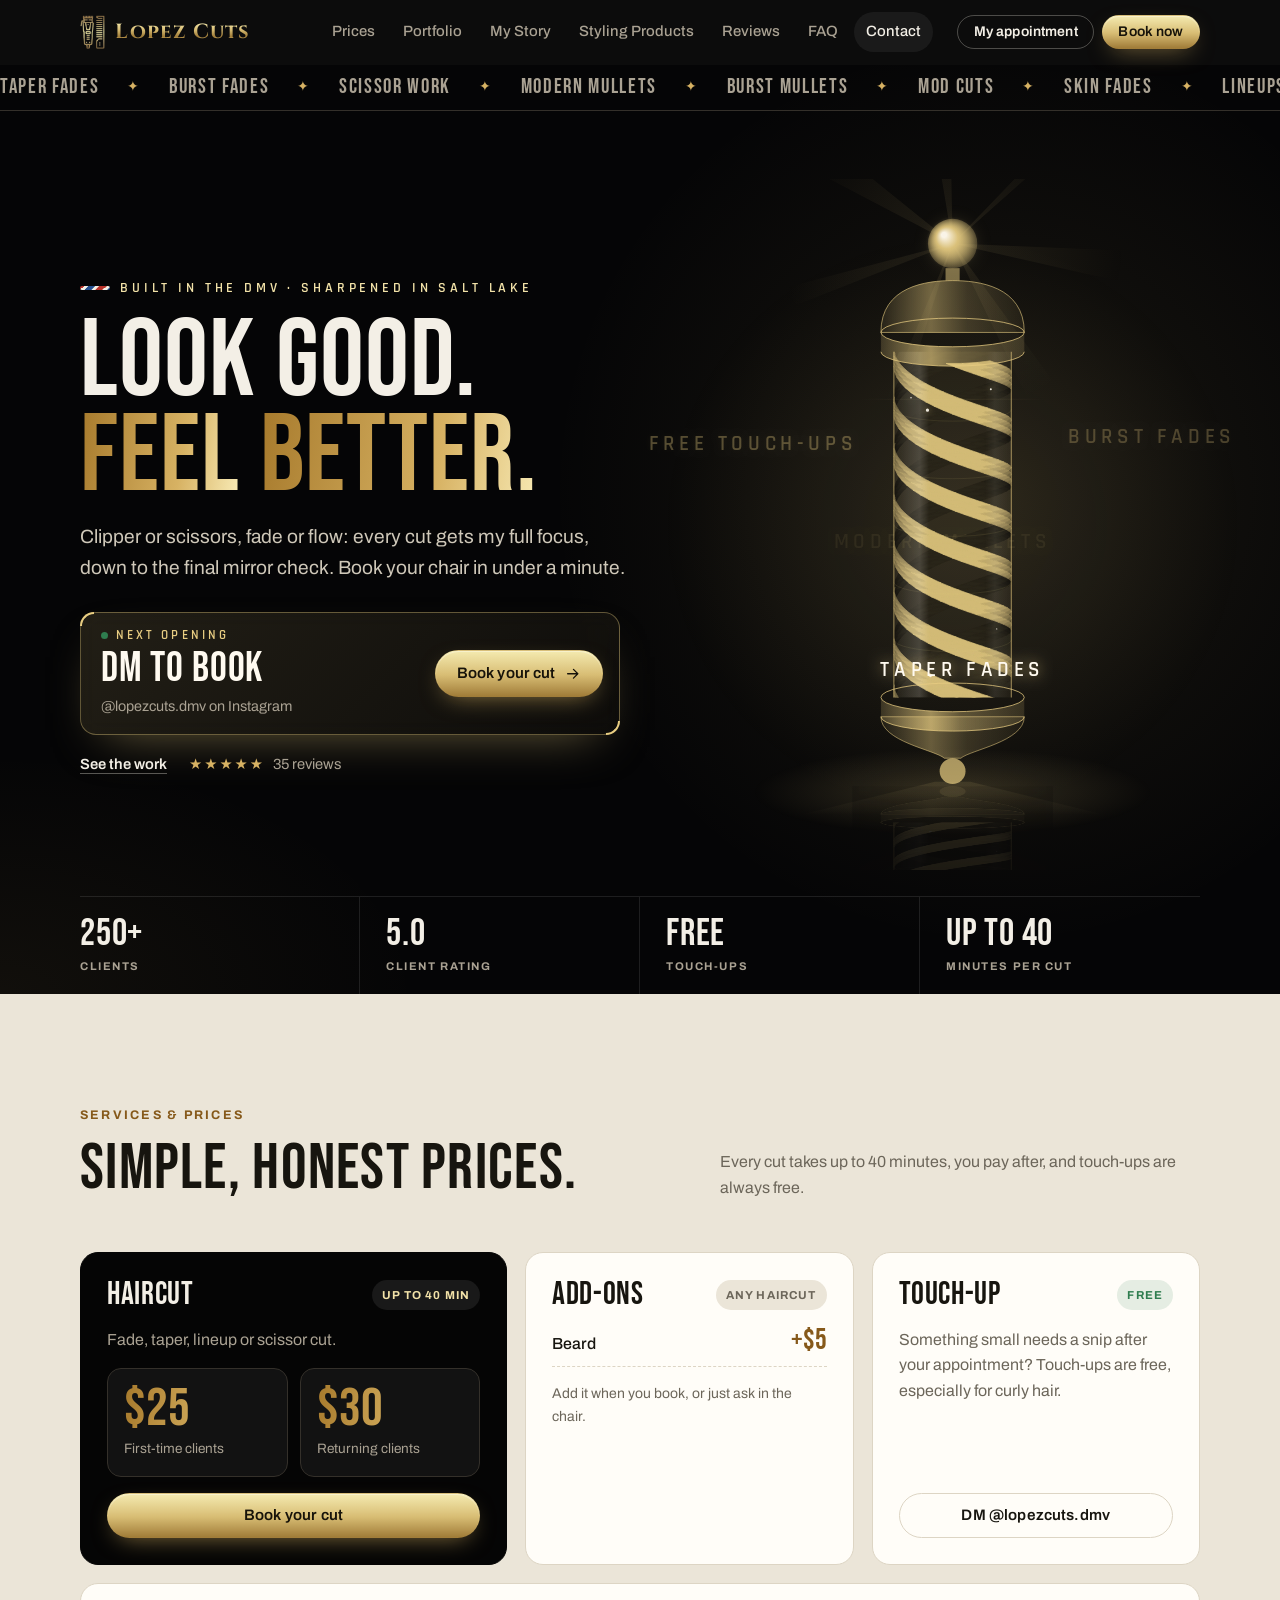
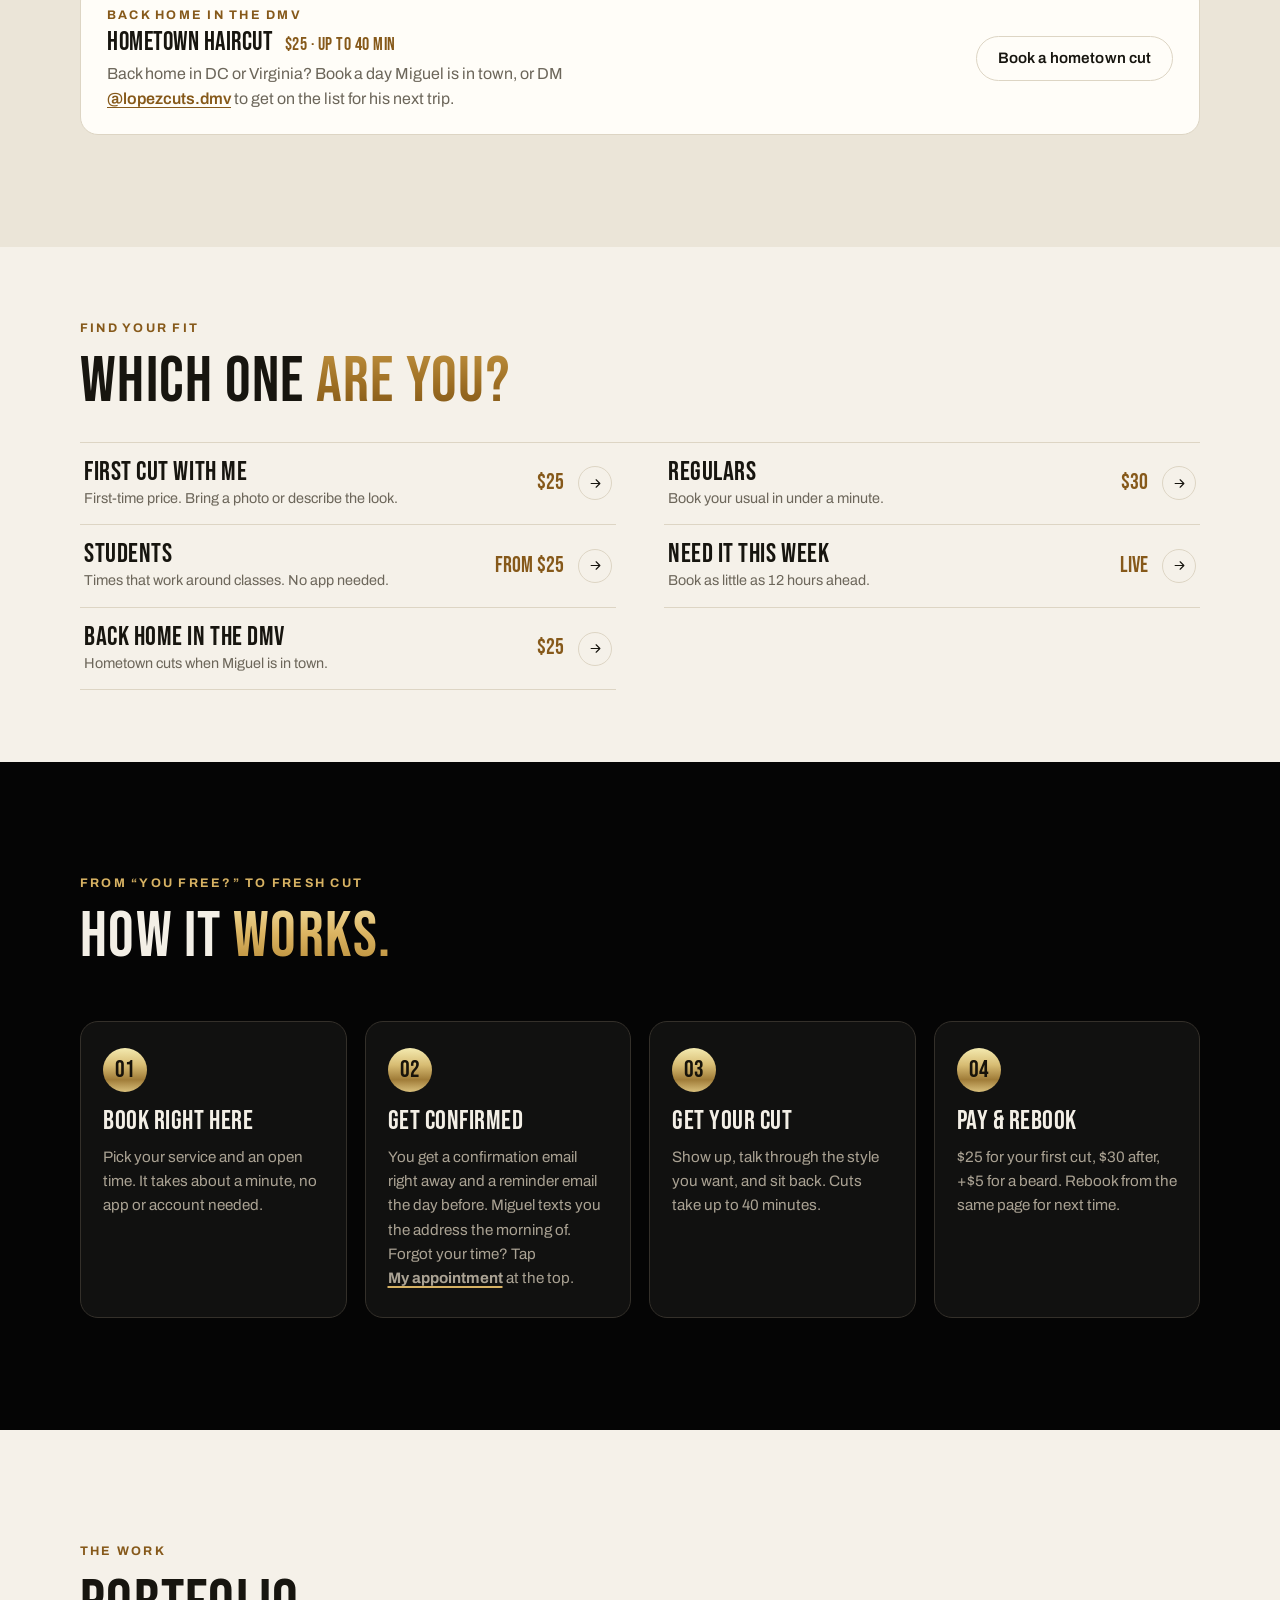
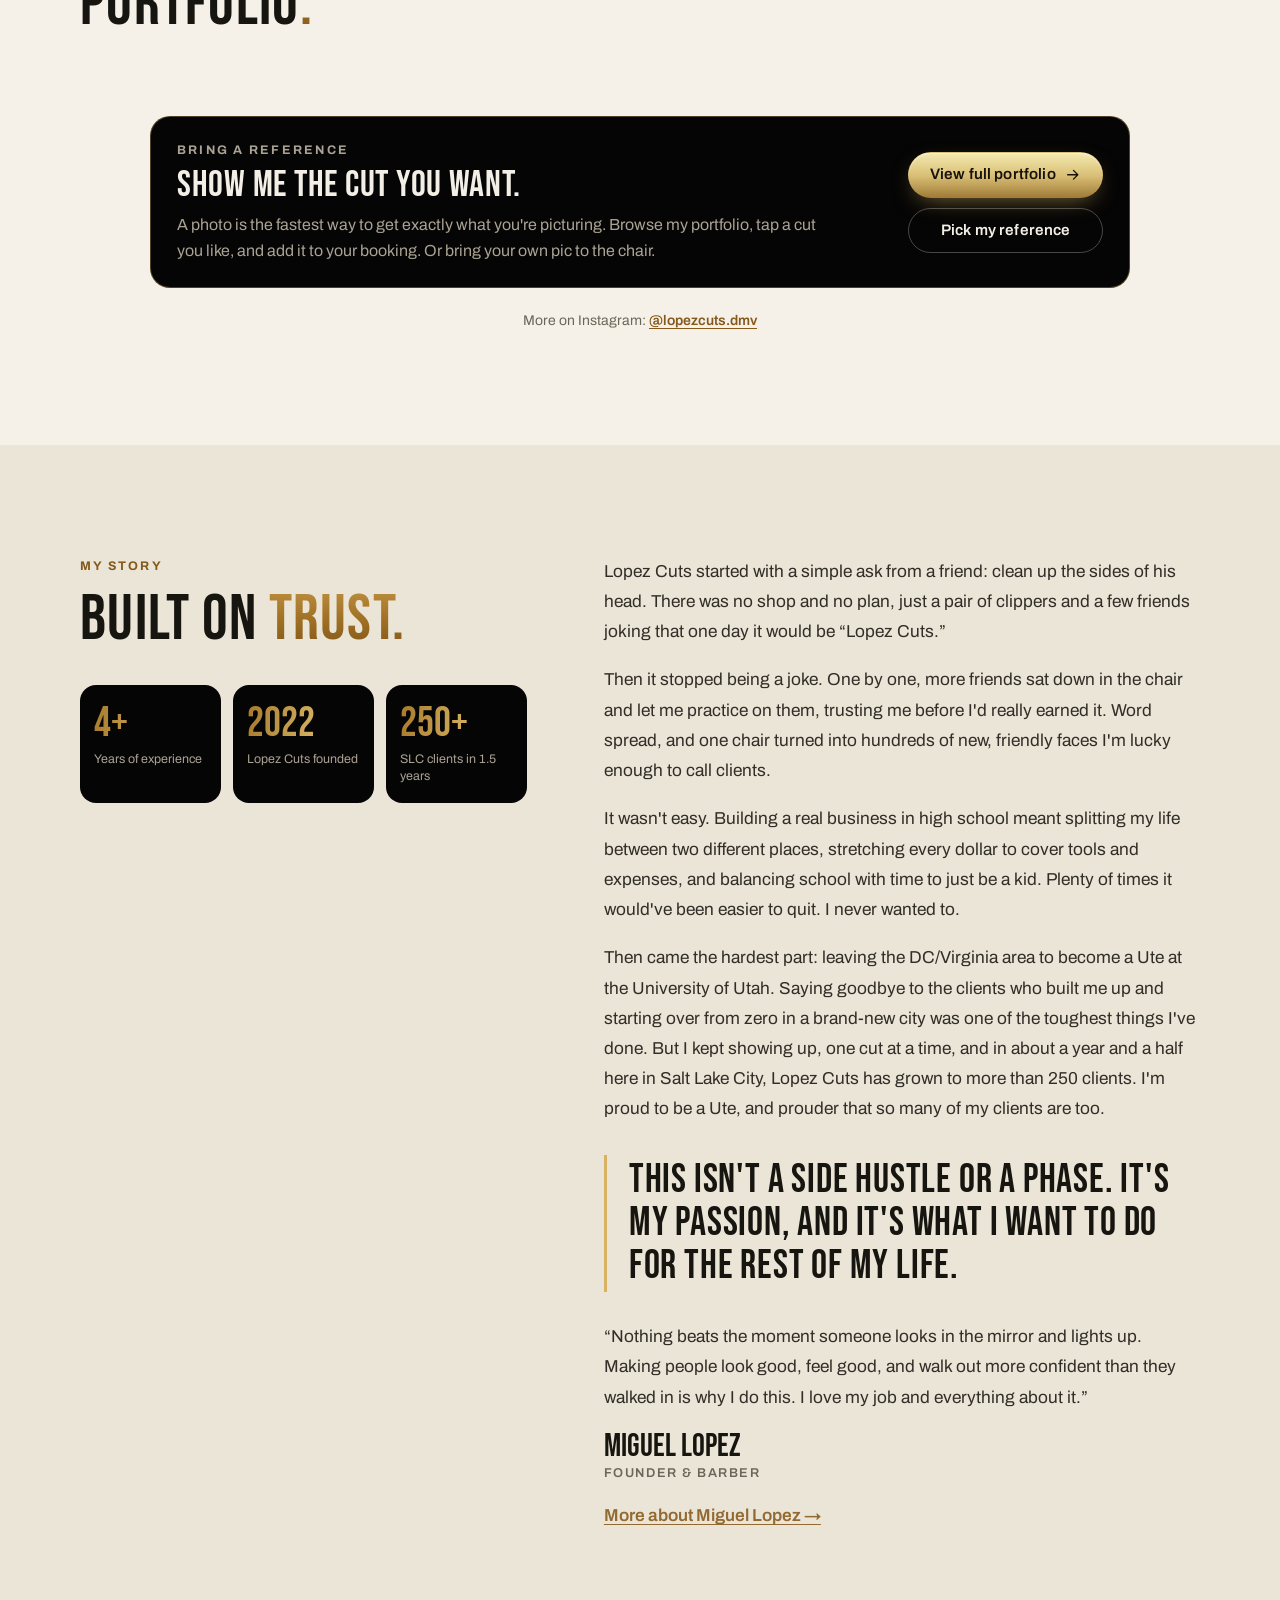
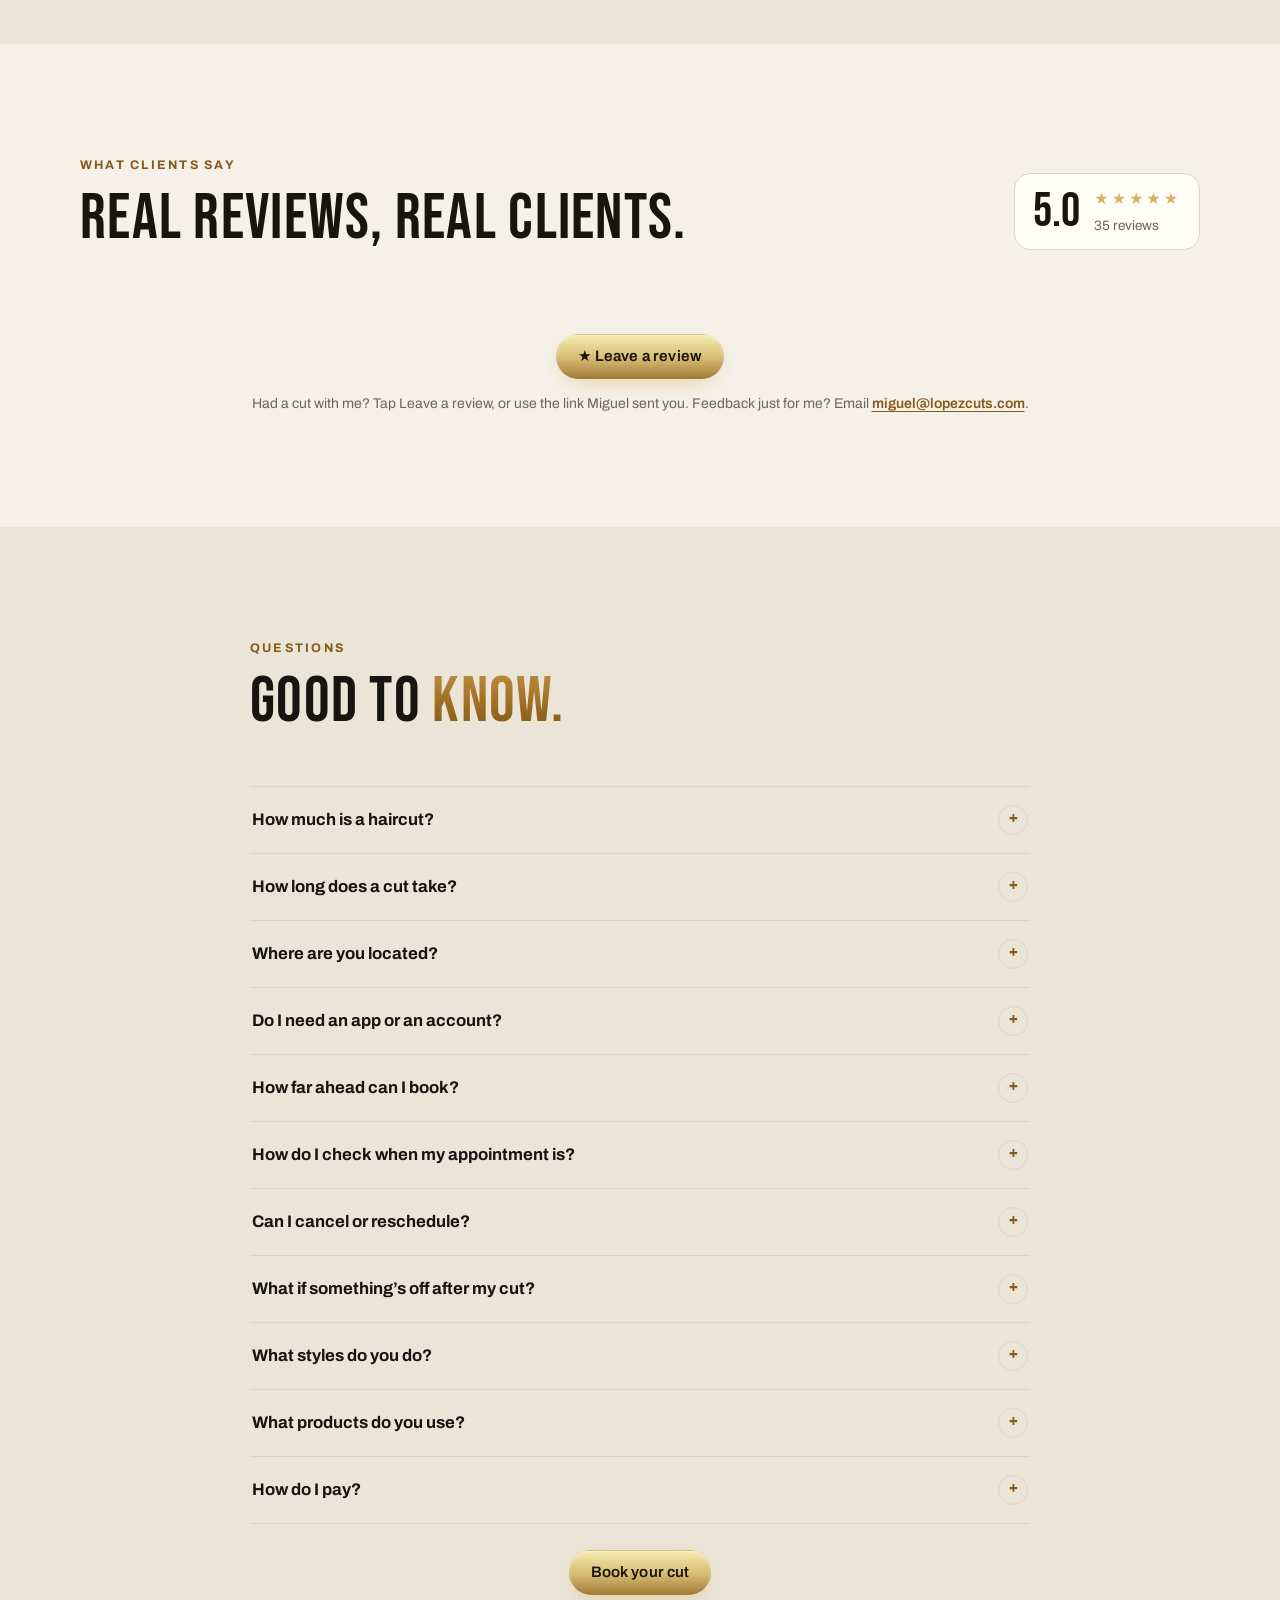
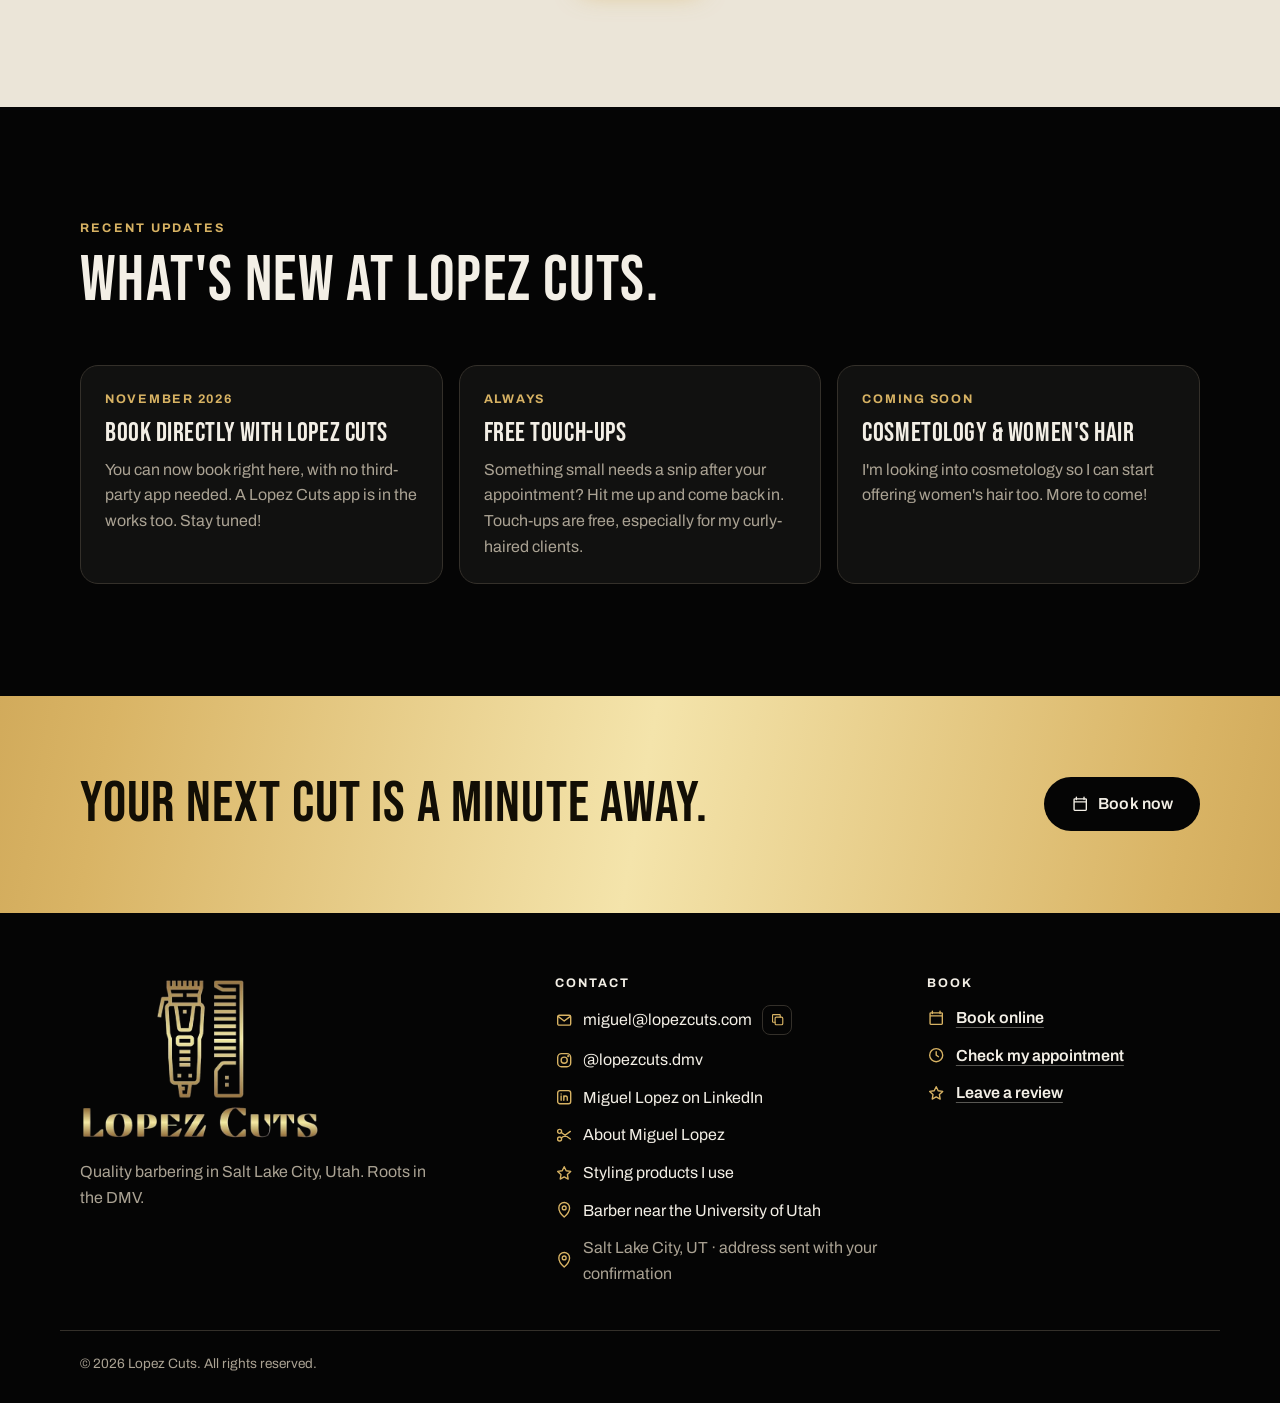
<file: index.html>
<!DOCTYPE html>
<html lang="en">
<head>
<meta charset="UTF-8">
<meta name="google-site-verification" content="jfL__VLdQr7h8l4yvyoKlXeruPYzqch2UIM5nxa_Hwc">
<meta name="viewport" content="width=device-width, initial-scale=1, viewport-fit=cover">
<title>Lopez Cuts by Miguel Lopez | Barber in Salt Lake City · Fades &amp; Mullets</title>
<meta name="description" content="Lopez Cuts (@lopezcuts.dmv) is Miguel Lopez’s barber business in Salt Lake City: taper fades, burst fades, mullets, scissor cuts and curly hair. $25 first cut, Free Touch-Ups. Book online in under a minute.">
<link rel="canonical" href="https://www.lopezcuts.com/">
<meta name="robots" content="index, follow, max-image-preview:large">
<meta property="og:site_name" content="Lopez Cuts">
<meta property="og:title" content="Lopez Cuts | Barber in Salt Lake City">
<meta property="og:description" content="Taper fades, burst fades, mullets and scissor cuts by Miguel Lopez. $25 first cut. Book online in under a minute.">
<meta property="og:type" content="website">
<meta property="og:url" content="https://www.lopezcuts.com/">
<meta property="og:image" content="https://www.lopezcuts.com/assets/img/og-image.jpg">
<meta property="og:image:width" content="1200">
<meta property="og:image:height" content="630">
<meta name="twitter:card" content="summary_large_image">
<meta name="geo.region" content="US-UT">
<meta name="geo.placename" content="Salt Lake City">
<script type="application/ld+json">
{
 "@context": "https://schema.org",
 "@type": "BarberShop",
 "@id": "https://www.lopezcuts.com/#business",
 "name": "Lopez Cuts",
 "alternateName": ["Lopezcuts", "LopezCuts", "Lopez Cuts SLC", "Lopez Cuts DMV"],
 "url": "https://www.lopezcuts.com/",
 "image": "https://www.lopezcuts.com/assets/img/og-image.jpg",
 "logo": "https://www.lopezcuts.com/assets/img/icon-512.png",
 "description": "Barber in Salt Lake City, Utah. Taper fades, burst fades, mullets, scissor cuts, lineups and curly hair by Miguel Lopez. $25 first cut, free touch-ups.",
 "email": "miguel@lopezcuts.com",
 "paymentAccepted": "Zelle, Cash, Venmo, Apple Pay", "priceRange": "$25–$30",
 "currenciesAccepted": "USD",
 "address": {
  "@type": "PostalAddress",
  "addressLocality": "Salt Lake City",
  "addressRegion": "UT",
  "addressCountry": "US"
 },
 "areaServed": [
  {
   "@type": "City",
   "name": "Salt Lake City"
  },
  {
   "@type": "Place",
   "name": "University of Utah"
  }
 ],
 "founder": { "@id": "https://www.lopezcuts.com/#miguel" },
 "employee": { "@id": "https://www.lopezcuts.com/#miguel" },
 "sameAs": [
  "https://www.instagram.com/lopezcuts.dmv/",
  "https://lopezcuts140.booksy.com/",
  "https://booksy.com/en-us/1552140_lopezcuts_barber-shop_37796_salt-lake-city"
 ],
 "openingHoursSpecification": [
  {
   "@type": "OpeningHoursSpecification",
   "dayOfWeek": "Sunday",
   "opens": "13:20",
   "closes": "17:20"
  },
  {
   "@type": "OpeningHoursSpecification",
   "dayOfWeek": "Monday",
   "opens": "15:20",
   "closes": "17:20"
  },
  {
   "@type": "OpeningHoursSpecification",
   "dayOfWeek": "Tuesday",
   "opens": "13:00",
   "closes": "15:40"
  },
  {
   "@type": "OpeningHoursSpecification",
   "dayOfWeek": "Wednesday",
   "opens": "17:00",
   "closes": "19:40"
  },
  {
   "@type": "OpeningHoursSpecification",
   "dayOfWeek": "Friday",
   "opens": "13:00",
   "closes": "15:40"
  }
 ],
 "makesOffer": [
  {
   "@type": "Offer",
   "name": "First time haircut",
   "price": "25",
   "priceCurrency": "USD"
  },
  {
   "@type": "Offer",
   "name": "Returning client haircut",
   "price": "30",
   "priceCurrency": "USD"
  }
 ],
 "potentialAction": {
  "@type": "ReserveAction",
  "target": "https://www.lopezcuts.com/#book",
  "name": "Book a haircut"
 }
}
</script>
<script type="application/ld+json">
{
 "@context": "https://schema.org",
 "@graph": [
  {
   "@type": "WebSite",
   "@id": "https://www.lopezcuts.com/#website",
   "url": "https://www.lopezcuts.com/",
   "name": "Lopez Cuts",
   "alternateName": ["Lopezcuts", "LopezCuts", "lopezcuts.com"],
   "publisher": { "@id": "https://www.lopezcuts.com/#business" }
  },
  {
   "@type": "Person",
   "@id": "https://www.lopezcuts.com/#miguel",
   "name": "Miguel Lopez",
   "jobTitle": "Barber and founder of Lopez Cuts",
   "url": "https://www.lopezcuts.com/miguel-lopez",
   "worksFor": { "@id": "https://www.lopezcuts.com/#business" },
   "affiliation": { "@type": "CollegeOrUniversity", "name": "University of Utah" },
   "homeLocation": { "@type": "City", "name": "Salt Lake City, Utah" },
   "sameAs": [
    "https://www.instagram.com/lopezcuts.dmv/",
    "https://www.linkedin.com/in/miguel-lopez-ml403/"
   ]
  }
 ]
}
</script>
<script type="application/ld+json">
{"@context": "https://schema.org", "@type": "FAQPage", "mainEntity": [{"@type": "Question", "name": "How much is a haircut?", "acceptedAnswer": {"@type": "Answer", "text": "$25 for your first cut and $30 after that. Add a beard for +$5. Touch-ups are free."}}, {"@type": "Question", "name": "How long does a cut take?", "acceptedAnswer": {"@type": "Answer", "text": "Up to 40 minutes, so you can fit it between classes or before work."}}, {"@type": "Question", "name": "Where are you located?", "acceptedAnswer": {"@type": "Answer", "text": "Salt Lake City, Utah. The exact address is sent with your confirmation text so it stays private."}}, {"@type": "Question", "name": "Do I need an app or an account?", "acceptedAnswer": {"@type": "Answer", "text": "No. Book right on this site in about a minute with your name, phone number and email. Your phone remembers you after the first time, so booking again takes a few taps."}}, {"@type": "Question", "name": "How far ahead can I book?", "acceptedAnswer": {"@type": "Answer", "text": "Up to 3 months ahead, and as late as 12 hours before an open time."}}, {"@type": "Question", "name": "How do I check when my appointment is?", "acceptedAnswer": {"@type": "Answer", "text": "Tap My appointment at the top of lopezcuts.com and enter the mobile number and first name you booked with. Your day and time show up right away, with a button that emails you a link to change or cancel."}}, {"@type": "Question", "name": "Can I cancel or reschedule?", "acceptedAnswer": {"@type": "Answer", "text": "Yes, up to 6 hours before your appointment. Open the link in your confirmation email and pick Change day or time, or Cancel. Lost the email? Tap My appointment at the top, enter the mobile number and first name you booked with, and we’ll email you a fresh private link so only you can change your booking. Inside 6 hours, just reply to Miguel’s text."}}, {"@type": "Question", "name": "What if something’s off after my cut?", "acceptedAnswer": {"@type": "Answer", "text": "Let me know and come back in. Touch-ups are always free, especially for curly hair."}}, {"@type": "Question", "name": "What styles do you do?", "acceptedAnswer": {"@type": "Answer", "text": "Taper fades, burst fades, modern and burst mullets, mod cuts, scissor cuts, lineups, curly hair and beards. Bring a photo if you have one."}}, {"@type": "Question", "name": "What products do you use?", "acceptedAnswer": {"@type": "Answer", "text": "My go-tos are the milk_shake incredible milk leave-in and STMNT Matte Paste. The full list and my step-by-step styling routine are at lopezcuts.com/products."}}, {"@type": "Question", "name": "How do I pay?", "acceptedAnswer": {"@type": "Answer", "text": "You pay after your cut. Zelle is preferred, and cash, Venmo and Apple Pay all work too."}}]}
</script>
<meta name="claude:viewport-fit-sides" content="cover">
<meta name="theme-color" content="#050505">
<link rel="icon" type="image/png" sizes="32x32" href="assets/img/favicon-32.png">
<link rel="icon" type="image/png" sizes="64x64" href="assets/img/favicon-64.png">
<link rel="apple-touch-icon" href="assets/img/apple-touch-icon.png">
<link rel="preconnect" href="https://fonts.googleapis.com">
<link rel="preconnect" href="https://fonts.gstatic.com" crossorigin>
<link rel="stylesheet" href="https://fonts.googleapis.com/css2?family=Archivo:wght@400;500;600;700&family=Bebas+Neue&family=Cinzel:wght@600;700&family=Rajdhani:wght@500;600&display=swap">
<link rel="stylesheet" href="assets/css/site.css">
</head>
<body>
<a class="skip" href="#main">Skip to content</a>

<svg width="0" height="0" style="position:absolute" aria-hidden="true">
  <symbol id="i-cal" viewBox="0 0 24 24"><path d="M7 3v3M17 3v3M4 9h16M5 5h14a1 1 0 0 1 1 1v13a1 1 0 0 1-1 1H5a1 1 0 0 1-1-1V6a1 1 0 0 1 1-1Z"/></symbol>
  <symbol id="i-msg" viewBox="0 0 24 24"><path d="M4 5h16v11H8l-4 4V5Z"/></symbol>
  <symbol id="i-ig" viewBox="0 0 24 24"><rect x="3.5" y="3.5" width="17" height="17" rx="5"/><circle cx="12" cy="12" r="4"/><circle cx="17.3" cy="6.7" r=".6"/></symbol>
  <symbol id="i-in" viewBox="0 0 24 24"><rect x="3.5" y="3.5" width="17" height="17" rx="3"/><path d="M8 10.5V16M8 7.8v.1M11.5 16v-5.5M11.5 13c0-1.6 1-2.6 2.4-2.6S16 11.3 16 13v3"/></symbol>
  <symbol id="i-mail" viewBox="0 0 24 24"><rect x="3.5" y="5.5" width="17" height="13" rx="2"/><path d="m4 7 8 6 8-6"/></symbol>
  <symbol id="i-pin" viewBox="0 0 24 24"><path d="M12 21s7-6.2 7-12a7 7 0 0 0-14 0c0 5.8 7 12 7 12Z"/><circle cx="12" cy="9" r="2.5"/></symbol>
  <symbol id="i-arrow" viewBox="0 0 24 24"><path d="M5 12h14M13 6l6 6-6 6"/></symbol>
  <symbol id="i-back" viewBox="0 0 24 24"><path d="M19 12H5M11 6l-6 6 6 6"/></symbol>
  <symbol id="i-x" viewBox="0 0 24 24"><path d="M6 6l12 12M18 6 6 18"/></symbol>
  <symbol id="i-check" viewBox="0 0 24 24"><path d="m5 12.5 4.5 4.5L19 7.5"/></symbol>
  <symbol id="i-clock" viewBox="0 0 24 24"><circle cx="12" cy="12" r="8.5"/><path d="M12 7.5V12l3 2"/></symbol>
  <symbol id="i-copy" viewBox="0 0 24 24"><rect x="8" y="8" width="12" height="12" rx="2"/><path d="M16 8V5a1 1 0 0 0-1-1H5a1 1 0 0 0-1 1v10a1 1 0 0 0 1 1h3"/></symbol>
  <symbol id="i-star" viewBox="0 0 24 24"><path d="m12 3.5 2.6 5.3 5.9.9-4.3 4.1 1 5.8L12 16.8l-5.2 2.8 1-5.8-4.3-4.1 5.9-.9L12 3.5Z"/></symbol>
  <symbol id="i-scissors" viewBox="0 0 24 24"><circle cx="6" cy="7" r="2.6"/><circle cx="6" cy="17" r="2.6"/><path d="M8.2 8.4 20 17M8.2 15.6 20 7"/></symbol>
</svg>

<div class="notice" id="siteNotice" role="status" hidden></div>
<header class="nav" id="nav">
  <div class="wrap nav-row">
    <a class="brand" href="#top" aria-label="Lopez Cuts home"><img class="brand-logo" src="assets/img/logo-mark.png" alt="" width="149" height="200"><span class="brand-word">Lopez Cuts</span></a>
    <nav class="nav-links" aria-label="Main">
      <a href="#services">Prices</a>
      <a href="#work">Portfolio</a>
      <a href="#story">My Story</a>
      <a href="/products">Styling Products</a>
      <a href="#reviews">Reviews</a>
      <a href="#faq">FAQ</a>
      <a href="#contact">Contact</a>
    </nav>
    <div style="display:flex;gap:8px;align-items:center">
      <button class="btn ghost sm" type="button" id="myBooking" data-lookup><span class="hide-xs">My appointment</span><span class="show-xs">My appt</span></button>
      <button class="btn gold sm" type="button" data-book>Book now</button>
    </div>
  </div>
</header>

<main id="main">
  <!-- HERO -->
  <section class="hero" id="top">
    <div class="marquee top" aria-hidden="true">
      <div class="marquee-track">
        <span>Taper fades</span><i>✦</i><span>Burst fades</span><i>✦</i><span>Scissor work</span><i>✦</i><span>Modern mullets</span><i>✦</i><span>Burst mullets</span><i>✦</i><span>Mod cuts</span><i>✦</i><span>Skin fades</span><i>✦</i><span>Lineups</span><i>✦</i><span>Curly hair</span><i>✦</i><span>Beards</span><i>✦</i><span>Free Touch-Ups</span><i>✦</i>
        <span>Taper fades</span><i>✦</i><span>Burst fades</span><i>✦</i><span>Scissor work</span><i>✦</i><span>Modern mullets</span><i>✦</i><span>Burst mullets</span><i>✦</i><span>Mod cuts</span><i>✦</i><span>Skin fades</span><i>✦</i><span>Lineups</span><i>✦</i><span>Curly hair</span><i>✦</i><span>Beards</span><i>✦</i><span>Free Touch-Ups</span><i>✦</i>
      </div>
    </div>
    <div class="wrap hero-grid">
      <div class="hero-copy">
        <p class="eyebrow"><i class="pole-mini" aria-hidden="true"></i>Built in the DMV · Sharpened in Salt Lake</p>
        <h1 class="hero-title" aria-label="Look good. Feel better.">
          <span class="line"><span>Look</span> <span>good.</span></span>
          <span class="line gold"><span>Feel</span> <span>better.</span></span>
        </h1>
        <p class="lead">Clipper or scissors, fade or flow: every cut gets my full focus, down to the final mirror check. Book your chair in under a minute.</p>
        <aside class="nx" aria-live="polite" aria-label="Next opening">
          <div class="nx-info">
            <span class="nx-label"><span class="live-dot" aria-hidden="true"></span>Next opening</span>
            <span class="nx-when" id="nextWhen"><span class="shimmer">Checking the book…</span></span>
            <span class="nx-sub" id="nextSub">Live from Miguel's calendar</span>
          </div>
          <button class="btn gold" type="button" id="nextBtn" data-book>Book your cut<svg class="ic"><use href="#i-arrow"/></svg></button>
        </aside>
        <div class="hero-links">
          <button class="link-btn" type="button" data-book id="seeTimes" hidden>See all open times</button>
          <a class="link-btn" href="#work">See the work</a>
          <span class="trust"><span class="stars" aria-hidden="true">★★★★★</span><span id="heroRating">35 reviews</span></span>
        </div>
      </div>

      <div class="hero-side" aria-hidden="true">
        <div class="hud-globe" id="hudGlobe"><canvas class="hud-c" role="img" aria-label="Gold hologram barber pole"></canvas></div>
      </div>
    </div>
    <div class="wrap">
      <ul class="hero-stats" aria-label="Quick facts">
        <li><b>250+</b><span>Clients</span></li>
        <li><b id="heroAvg">5.0</b><span>client rating</span></li>
        <li><b>Free</b><span>Touch-ups</span></li>
        <li><b>Up to 40</b><span>Minutes per cut</span></li>
      </ul>
    </div>
  </section>

  <!-- SERVICES -->
  <section class="band paper" id="services">
    <div class="wrap">
      <div class="sec-head" data-reveal>
        <div>
          <p class="kicker">Services &amp; Prices</p>
          <h2>Simple, honest prices.</h2>
        </div>
        <p class="sec-note">Every cut takes up to 40 minutes, you pay after, and touch-ups are always free.</p>
      </div>
      <div class="price-grid" id="priceGrid">
        <article class="price-card feature" data-reveal>
          <div class="pc-head"><h3>Haircut</h3><span class="tag">Up to 40 min</span></div>
          <p class="muted">Fade, taper, lineup or scissor cut.</p>
          <div class="pc-prices">
            <div><span class="big">$25</span><span class="cap">First-time clients</span></div>
            <div><span class="big">$30</span><span class="cap">Returning clients</span></div>
          </div>
          <button class="btn gold block" type="button" data-book>Book your cut</button>
        </article>
        <article class="price-card" data-reveal>
          <div class="pc-head"><h3>Add-ons</h3><span class="tag">Any haircut</span></div>
          <ul class="addon-list">
            <li><span>Beard</span><b>+$5</b></li>
          </ul>
          <p class="muted small">Add it when you book, or just ask in the chair.</p>
        </article>
        <article class="price-card" data-reveal>
          <div class="pc-head"><h3>Touch-up</h3><span class="tag good">Free</span></div>
          <p class="muted">Something small needs a snip after your appointment? Touch-ups are free, especially for curly hair.</p>
          <a class="btn ghost-dark block" href="https://instagram.com/lopezcuts.dmv" target="_blank" rel="noopener">DM @lopezcuts.dmv</a>
        </article>
      </div>
      <div class="hometown" id="hometown" data-reveal>
        <div class="ht-copy">
          <p class="kicker">Back home in the DMV</p>
          <h3>Hometown Haircut <span class="ht-price">$25 · up to 40 min</span></h3>
          <p class="muted">Back home in DC or Virginia? Book a day Miguel is in town, or DM <a class="link" href="https://www.instagram.com/lopezcuts.dmv/" target="_blank" rel="noopener">@lopezcuts.dmv</a> to get on the list for his next trip.</p>
        </div>
        <a class="btn ghost-dark" id="homeBook" data-book href="#book">Book a hometown cut</a>
      </div>
    </div>
  </section>

  <!-- FIND YOUR FIT -->
  <section class="band" id="fit">
    <div class="wrap">
      <div class="sec-head" data-reveal>
        <div>
          <p class="kicker">Find your fit</p>
          <h2>Which one <span class="gold">are you?</span></h2>
        </div>
      </div>
      <div class="fit-list">
        <button class="fit-row" type="button" data-book><span class="fit-t"><b>First cut with me</b><span>First-time price. Bring a photo or describe the look.</span></span><span class="fit-p">$25</span><span class="fit-go" aria-hidden="true"><svg class="ic"><use href="#i-arrow"/></svg></span></button>
        <button class="fit-row" type="button" data-book><span class="fit-t"><b>Regulars</b><span>Book your usual in under a minute.</span></span><span class="fit-p">$30</span><span class="fit-go" aria-hidden="true"><svg class="ic"><use href="#i-arrow"/></svg></span></button>
        <button class="fit-row" type="button" data-book><span class="fit-t"><b>Students</b><span>Times that work around classes. No app needed.</span></span><span class="fit-p">From $25</span><span class="fit-go" aria-hidden="true"><svg class="ic"><use href="#i-arrow"/></svg></span></button>
        <button class="fit-row" type="button" data-book><span class="fit-t"><b>Need it this week</b><span>Book as little as 12 hours ahead.</span></span><span class="fit-p">Live</span><span class="fit-go" aria-hidden="true"><svg class="ic"><use href="#i-arrow"/></svg></span></button>
        <button class="fit-row" type="button" data-book data-home><span class="fit-t"><b>Back home in the DMV</b><span>Hometown cuts when Miguel is in town.</span></span><span class="fit-p">$25</span><span class="fit-go" aria-hidden="true"><svg class="ic"><use href="#i-arrow"/></svg></span></button>
      </div>
    </div>
  </section>

  <!-- PROCESS -->
  <section class="band ink" id="process">
    <div class="wrap">
      <div class="sec-head" data-reveal>
        <div>
          <p class="kicker">From “you free?” to fresh cut</p>
          <h2>How it <span class="gold">works.</span></h2>
        </div>
      </div>
      <ol class="steps">
        <li data-reveal><span class="step-n">01</span><h3>Book right here</h3><p>Pick your service and an open time. It takes about a minute, no app or account needed.</p></li>
        <li data-reveal><span class="step-n">02</span><h3>Get confirmed</h3><p>You get a confirmation email right away and a reminder email the day before. Miguel texts you the address the morning of. Forgot your time? Tap <button class="link-btn inline-link" type="button" data-lookup>My appointment</button> at the top.</p></li>
        <li data-reveal><span class="step-n">03</span><h3>Get your cut</h3><p>Show up, talk through the style you want, and sit back. Cuts take up to 40 minutes.</p></li>
        <li data-reveal><span class="step-n">04</span><h3>Pay &amp; rebook</h3><p>$25 for your first cut, $30 after, +$5 for a beard. Rebook from the same page for next time.</p></li>
      </ol>
    </div>
  </section>

  <!-- PORTFOLIO -->
  <section class="band" id="work">
    <div class="wrap">
      <div class="sec-head" data-reveal>
        <div>
          <p class="kicker">The work</p>
          <h2>Portfolio<span class="gold">.</span></h2>
        </div>
      </div>
      <p class="placeholder-note" id="placeholderNote" hidden><svg class="ic"><use href="#i-cal"/></svg>These are placeholder tiles. Real photos of Miguel's cuts are on the way.</p>
      <div class="gallery" id="gallery" aria-live="polite"></div>
      <div class="ref-cta" data-reveal>
        <div class="ref-copy">
          <p class="kicker">Bring a reference</p>
          <h3>Show me the cut you want.</h3>
          <p>A photo is the fastest way to get exactly what you're picturing. Browse my portfolio, tap a cut you like, and add it to your booking. Or bring your own pic to the chair.</p>
        </div>
        <div class="ref-acts">
          <a class="btn gold" href="/portfolio">View full portfolio <svg class="ic"><use href="#i-arrow"/></svg></a>
          <a class="btn" href="/portfolio#pick">Pick my reference</a>
        </div>
      </div>
      <p class="center muted small" style="margin-top:22px">More on Instagram: <a class="link" href="https://www.instagram.com/lopezcuts.dmv/" target="_blank" rel="noopener">@lopezcuts.dmv</a></p>
    </div>
  </section>

  <!-- STORY -->
  <section class="band paper" id="story">
    <div class="wrap story-grid">
      <div class="story-side" data-reveal>
        <p class="kicker">My Story</p>
        <h2>Built on <span class="gold">trust.</span></h2>
        <div class="stats">
          <div class="stat"><span class="stat-n" data-count="4" data-suffix="+" data-years>4+</span><span class="stat-c">Years of experience</span></div>
          <div class="stat"><span class="stat-n" data-count="2022" data-plain>2022</span><span class="stat-c">Lopez Cuts founded</span></div>
          <div class="stat"><span class="stat-n" data-count="250" data-suffix="+">250+</span><span class="stat-c">SLC clients in 1.5 years</span></div>
        </div>
      </div>
      <div class="story-text" data-reveal>
        <p>Lopez Cuts started with a simple ask from a friend: clean up the sides of his head. There was no shop and no plan, just a pair of clippers and a few friends joking that one day it would be &ldquo;Lopez Cuts.&rdquo;</p>
        <p>Then it stopped being a joke. One by one, more friends sat down in the chair and let me practice on them, trusting me before I'd really earned it. Word spread, and one chair turned into hundreds of new, friendly faces I'm lucky enough to call clients.</p>
        <p>It wasn't easy. Building a real business in high school meant splitting my life between two different places, stretching every dollar to cover tools and expenses, and balancing school with time to just be a kid. Plenty of times it would've been easier to quit. I never wanted to.</p>
        <p>Then came the hardest part: leaving the DC/Virginia area to become a Ute at the University of Utah. Saying goodbye to the clients who built me up and starting over from zero in a brand-new city was one of the toughest things I've done. But I kept showing up, one cut at a time, and in about a year and a half here in Salt Lake City, Lopez Cuts has grown to more than 250 clients. I'm proud to be a Ute, and prouder that so many of my clients are too.</p>
        <blockquote class="pull">This isn't a side hustle or a phase. It's my passion, and it's what I want to do for the rest of my life.</blockquote>
        <p>&ldquo;Nothing beats the moment someone looks in the mirror and lights up. Making people look good, feel good, and walk out more confident than they walked in is why I do this. I love my job and everything about it.&rdquo;</p>
        <p class="sig">Miguel Lopez<span>Founder &amp; Barber</span></p>
        <p><a class="link" href="/miguel-lopez">More about Miguel Lopez &rarr;</a></p>
      </div>
    </div>
  </section>

  <!-- REVIEWS -->
  <section class="band" id="reviews">
    <div class="wrap">
      <div class="sec-head" data-reveal>
        <div>
          <p class="kicker">What clients say</p>
          <h2>Real reviews, real clients.</h2>
        </div>
        <div class="rating" id="ratingBadge">
          <span class="rating-n">5.0</span>
          <span><span class="stars" aria-label="5 out of 5 stars">★★★★★</span><span class="rating-c" id="ratingCount">35 reviews</span></span>
        </div>
      </div>
      <div class="reviews" id="reviewList"></div>
      <div class="center review-cta">
        <button class="btn gold" type="button" data-review>&#9733; Leave a review</button>
        <button class="btn ghost-dark" type="button" id="moreReviews" hidden>See all reviews</button>
      </div>
      <p class="center muted small">Had a cut with me? Tap Leave a review, or use the link Miguel sent you. Feedback just for me? Email <a class="link" href="mailto:miguel@lopezcuts.com">miguel@lopezcuts.com</a>.</p>
    </div>
  </section>

  <!-- FAQ -->
  <section class="band paper" id="faq">
    <div class="wrap faq-wrap">
      <div class="sec-head" data-reveal>
        <div>
          <p class="kicker">Questions</p>
          <h2>Good to <span class="gold">know.</span></h2>
        </div>
      </div>
      <div class="faq">
        <details class="faq-item" data-reveal><summary>How much is a haircut?</summary><p>$25 for your first cut and $30 after that. Add a beard for +$5. Touch-ups are free.</p></details>
        <details class="faq-item" data-reveal><summary>How long does a cut take?</summary><p>Up to 40 minutes, so you can fit it between classes or before work.</p></details>
        <details class="faq-item" data-reveal><summary>Where are you located?</summary><p>Salt Lake City, Utah. The exact address is sent with your confirmation text so it stays private.</p></details>
        <details class="faq-item" data-reveal><summary>Do I need an app or an account?</summary><p>No. Book right on this site in about a minute with your name, phone number and email. Your phone remembers you after the first time, so booking again takes a few taps.</p></details>
        <details class="faq-item" data-reveal><summary>How far ahead can I book?</summary><p>Up to 3 months ahead, and as late as 12 hours before an open time.</p></details>
        <details class="faq-item" data-reveal><summary>How do I check when my appointment is?</summary><p>Tap <button class="link-btn inline-link" type="button" data-lookup>My appointment</button> at the top of this site and enter the mobile number and first name you booked with. Your day and time show up right away, with a button that emails you a link to change or cancel. It’s also in your confirmation text or email.</p></details>
        <details class="faq-item" data-reveal><summary>Can I cancel or reschedule?</summary><p>Yes, up to 6 hours before your appointment. Open the link in your confirmation email and pick Change day or time, or Cancel. Lost the email? Tap <button class="link-btn inline-link" type="button" data-lookup>My appointment</button> at the top, enter the mobile number and first name you booked with, and we’ll email you a fresh private link so only you can change your booking. Inside 6 hours, just reply to Miguel’s text.</p></details>
        <details class="faq-item" data-reveal><summary>What if something’s off after my cut?</summary><p>Let me know and come back in. Touch-ups are always free, especially for curly hair.</p></details>
        <details class="faq-item" data-reveal><summary>What styles do you do?</summary><p>Taper fades, burst fades, modern and burst mullets, mod cuts, scissor cuts, lineups, curly hair and beards. Bring a photo if you have one.</p></details>
        <details class="faq-item" data-reveal><summary>What products do you use?</summary><p>My go-tos are the milk_shake incredible milk leave-in and STMNT Matte Paste. I put the full list and my step-by-step routine on the <a class="link" href="/products">styling products page</a>.</p></details>
        <details class="faq-item" data-reveal><summary>How do I pay?</summary><p>You pay after your cut. Zelle is preferred, and cash, Venmo and Apple Pay all work too.</p></details>
      </div>
      <div class="center" style="margin-top:26px"><button class="btn gold" type="button" data-book>Book your cut</button></div>
    </div>
  </section>

  <!-- UPDATES -->
  <section class="band ink" id="updates">
    <div class="wrap">
      <div class="sec-head" data-reveal><div><p class="kicker">Recent updates</p><h2>What's new at Lopez Cuts.</h2></div></div>
      <div class="updates">
        <article data-reveal><p class="date">November 2026</p><h3>Book directly with Lopez Cuts</h3><p>You can now book right here, with no third-party app needed. A Lopez Cuts app is in the works too. Stay tuned!</p></article>
        <article data-reveal><p class="date">Always</p><h3>Free touch-ups</h3><p>Something small needs a snip after your appointment? Hit me up and come back in. Touch-ups are free, especially for my curly-haired clients.</p></article>
        <article data-reveal><p class="date">Coming soon</p><h3>Cosmetology &amp; women's hair</h3><p>I'm looking into cosmetology so I can start offering women's hair too. More to come!</p></article>
      </div>
    </div>
  </section>

  <!-- CTA -->
  <section class="band gold-band">
    <div class="wrap cta-row">
      <h2>Your next cut is a minute away.</h2>
      <button class="btn ink lg" type="button" data-book><svg class="ic"><use href="#i-cal"/></svg>Book now</button>
    </div>
  </section>
</main>

<footer class="footer" id="contact">
  <div class="wrap foot-grid">
    <div>
      <a class="foot-logo" href="#top" aria-label="Lopez Cuts home"><img src="assets/img/logo-full.png" alt="Lopez Cuts" width="641" height="435" loading="lazy"></a>
      <p class="muted">Quality barbering in Salt Lake City, Utah. Roots in the DMV.</p>
    </div>
    <div>
      <h3 class="foot-h">Contact</h3>
      <ul class="foot-list">
        <li><svg class="ic"><use href="#i-mail"/></svg><a href="mailto:miguel@lopezcuts.com">miguel@lopezcuts.com</a><button class="copy" type="button" data-copy="miguel@lopezcuts.com" aria-label="Copy email address"><svg class="ic"><use href="#i-copy"/></svg></button></li>
        <li><svg class="ic"><use href="#i-ig"/></svg><a href="https://www.instagram.com/lopezcuts.dmv/" target="_blank" rel="noopener">@lopezcuts.dmv</a></li>
        <li><svg class="ic"><use href="#i-in"/></svg><a href="https://www.linkedin.com/in/miguel-lopez-ml403/" target="_blank" rel="noopener me">Miguel Lopez on LinkedIn</a></li>
        <li><svg class="ic"><use href="#i-scissors"/></svg><a href="/miguel-lopez">About Miguel Lopez</a></li>
        <li><svg class="ic"><use href="#i-star"/></svg><a href="/products">Styling products I use</a></li>
        <li><svg class="ic"><use href="#i-pin"/></svg><a href="/university-of-utah-barber">Barber near the University of Utah</a></li>
        <li><svg class="ic"><use href="#i-pin"/></svg><span>Salt Lake City, UT · address sent with your confirmation</span></li>
      </ul>
    </div>
    <div>
      <h3 class="foot-h">Book</h3>
      <ul class="foot-list">
        <li><svg class="ic"><use href="#i-cal"/></svg><button class="link-btn" type="button" data-book>Book online</button></li>
        <li><svg class="ic"><use href="#i-clock"/></svg><button class="link-btn" type="button" data-lookup>Check my appointment</button></li>
        <li><svg class="ic"><use href="#i-star"/></svg><button class="link-btn" type="button" data-review>Leave a review</button></li>
      </ul>
    </div>
  </div>
  <div class="wrap foot-base">
    <p>© <span id="year">2026</span> Lopez Cuts. All rights reserved.</p>
  </div>
</footer>

<!-- BOOKING SHEET -->
<dialog class="sheet" id="sheet" aria-labelledby="sheetTitle">
  <div class="sheet-inner">
    <div class="sheet-head">
      <button class="icon-btn" type="button" id="sheetBack" aria-label="Back" hidden><svg class="ic"><use href="#i-back"/></svg></button>
      <div class="sheet-titles">
        <p class="sheet-step" id="sheetStep">Step 1 of 3</p>
        <h2 id="sheetTitle">Choose your service</h2>
      </div>
      <button class="icon-btn" type="button" id="sheetClose" aria-label="Close"><svg class="ic"><use href="#i-x"/></svg></button>
    </div>
    <div class="progress" aria-hidden="true"><span id="progressBar"></span></div>
    <div class="sheet-body" id="sheetBody"></div>
    <div class="sheet-foot" id="sheetFoot">
      <div class="foot-sum" id="footSum"></div>
      <button class="btn gold" type="button" id="sheetNext">Continue</button>
    </div>
  </div>
</dialog>

<!-- LIGHTBOX -->
<dialog class="lightbox" id="lightbox" aria-label="Photo">
  <button class="icon-btn lb-close" type="button" id="lbClose" aria-label="Close"><svg class="ic"><use href="#i-x"/></svg></button>
  <div class="lb-media" id="lbMedia"></div>
  <div class="lb-cap" id="lbCap"></div>
</dialog>

<div class="toast" id="toast" role="status" hidden></div>
<div class="demo-pill" id="demoPill" hidden>Preview mode: bookings are saved in this browser only. <a href="owner/">Open the owner dashboard</a></div>

<script src="assets/js/config.js"></script>
<script src="assets/js/api.js"></script>
<script src="assets/js/site.js"></script>
<script src="assets/js/hud.js" defer></script>
</body>
</html>
</file>
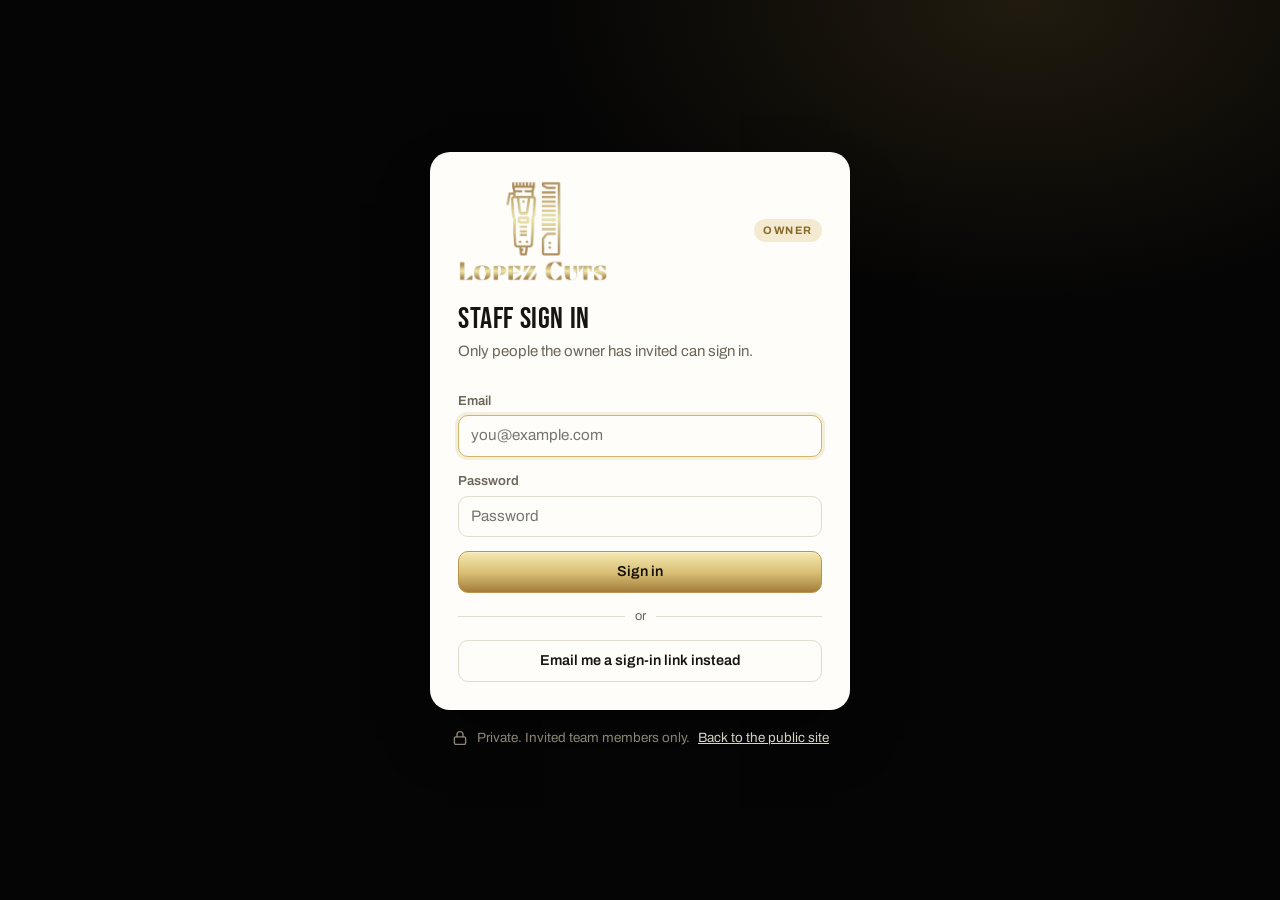
<file: owner/index.html>
<!DOCTYPE html>
<html lang="en">
<head>
<meta charset="UTF-8">
<meta name="viewport" content="width=device-width, initial-scale=1, viewport-fit=cover">
<title>Lopezcuts Owner</title>
<meta name="claude:viewport-fit-sides" content="cover">
<meta name="robots" content="noindex, nofollow">
<meta name="referrer" content="no-referrer">
<meta name="theme-color" content="#050505">
<link rel="icon" type="image/png" sizes="32x32" href="../assets/img/favicon-32.png">
<link rel="icon" type="image/png" sizes="64x64" href="../assets/img/favicon-64.png">
<link rel="apple-touch-icon" href="../assets/img/apple-touch-icon.png">
<link rel="manifest" href="/owner/manifest.webmanifest">
<meta name="apple-mobile-web-app-capable" content="yes">
<meta name="mobile-web-app-capable" content="yes">
<meta name="apple-mobile-web-app-status-bar-style" content="black-translucent">
<meta name="apple-mobile-web-app-title" content="Lopezcuts">
<link rel="preconnect" href="https://fonts.googleapis.com">
<link rel="preconnect" href="https://fonts.gstatic.com" crossorigin>
<link rel="stylesheet" href="https://fonts.googleapis.com/css2?family=Archivo:wght@400;500;600;700&family=Bebas+Neue&family=Cinzel:wght@600;700&display=swap">
<link rel="stylesheet" href="../assets/css/owner.css">
</head>
<body>
<svg width="0" height="0" style="position:absolute" aria-hidden="true">
  <symbol id="i-today" viewBox="0 0 24 24"><circle cx="12" cy="12" r="4"/><path d="M12 2.5v2M12 19.5v2M2.5 12h2M19.5 12h2M5.3 5.3l1.4 1.4M17.3 17.3l1.4 1.4M5.3 18.7l1.4-1.4M17.3 6.7l1.4-1.4"/></symbol>
  <symbol id="i-cal" viewBox="0 0 24 24"><path d="M7 3v3M17 3v3M4 9h16M5 5h14a1 1 0 0 1 1 1v13a1 1 0 0 1-1 1H5a1 1 0 0 1-1-1V6a1 1 0 0 1 1-1Z"/></symbol>
  <symbol id="i-users" viewBox="0 0 24 24"><circle cx="9" cy="8" r="3.5"/><path d="M2.5 20c.6-3.6 3.2-5.5 6.5-5.5s5.9 1.9 6.5 5.5M16 4.8a3.5 3.5 0 0 1 0 6.4M18 14.8c2 .7 3.2 2.4 3.5 5.2"/></symbol>
  <symbol id="i-money" viewBox="0 0 24 24"><rect x="2.5" y="6" width="19" height="12" rx="2"/><circle cx="12" cy="12" r="2.6"/><path d="M6 9.5v5M18 9.5v5"/></symbol>
  <symbol id="i-star" viewBox="0 0 24 24"><path d="m12 3.5 2.6 5.3 5.9.9-4.3 4.1 1 5.8L12 16.8l-5.2 2.8 1-5.8-4.3-4.1 5.9-.9L12 3.5Z"/></symbol>
  <symbol id="i-image" viewBox="0 0 24 24"><rect x="3" y="4" width="18" height="16" rx="2"/><circle cx="9" cy="9.5" r="1.8"/><path d="m21 16-5-5-9 9"/></symbol>
  <symbol id="i-box" viewBox="0 0 24 24"><path d="m3.5 7.5 8.5-4 8.5 4v9l-8.5 4-8.5-4v-9Z"/><path d="m3.5 7.5 8.5 4 8.5-4M12 11.5v9"/></symbol>
  <symbol id="i-gear" viewBox="0 0 24 24"><circle cx="12" cy="12" r="3"/><path d="M19.4 15a1.7 1.7 0 0 0 .3 1.8l.1.1a2 2 0 1 1-2.8 2.8l-.1-.1a1.7 1.7 0 0 0-1.8-.3 1.7 1.7 0 0 0-1 1.5V21a2 2 0 1 1-4 0v-.1a1.7 1.7 0 0 0-1.1-1.5 1.7 1.7 0 0 0-1.8.3l-.1.1a2 2 0 1 1-2.8-2.8l.1-.1a1.7 1.7 0 0 0 .3-1.8 1.7 1.7 0 0 0-1.5-1H3a2 2 0 1 1 0-4h.1a1.7 1.7 0 0 0 1.5-1.1 1.7 1.7 0 0 0-.3-1.8l-.1-.1a2 2 0 1 1 2.8-2.8l.1.1a1.7 1.7 0 0 0 1.8.3H9a1.7 1.7 0 0 0 1-1.5V3a2 2 0 1 1 4 0v.1a1.7 1.7 0 0 0 1 1.5 1.7 1.7 0 0 0 1.8-.3l.1-.1a2 2 0 1 1 2.8 2.8l-.1.1a1.7 1.7 0 0 0-.3 1.8V9a1.7 1.7 0 0 0 1.5 1H21a2 2 0 1 1 0 4h-.1a1.7 1.7 0 0 0-1.5 1Z"/></symbol>
  <symbol id="i-plus" viewBox="0 0 24 24"><path d="M12 5v14M5 12h14"/></symbol>
  <symbol id="i-x" viewBox="0 0 24 24"><path d="M6 6l12 12M18 6 6 18"/></symbol>
  <symbol id="i-check" viewBox="0 0 24 24"><path d="m5 12.5 4.5 4.5L19 7.5"/></symbol>
  <symbol id="i-left" viewBox="0 0 24 24"><path d="m15 6-6 6 6 6"/></symbol>
  <symbol id="i-right" viewBox="0 0 24 24"><path d="m9 6 6 6-6 6"/></symbol>
  <symbol id="i-msg" viewBox="0 0 24 24"><path d="M4 5h16v11H8l-4 4V5Z"/></symbol>
  <symbol id="i-copy" viewBox="0 0 24 24"><rect x="8" y="8" width="12" height="12" rx="2"/><path d="M16 8V5a1 1 0 0 0-1-1H5a1 1 0 0 0-1 1v10a1 1 0 0 0 1 1h3"/></symbol>
  <symbol id="i-lock" viewBox="0 0 24 24"><rect x="4.5" y="10.5" width="15" height="10" rx="2"/><path d="M8 10.5V7.5a4 4 0 0 1 8 0v3"/></symbol>
  <symbol id="i-shield" viewBox="0 0 24 24"><path d="M12 3 4.5 6v5.5c0 4.5 3.2 8 7.5 9.5 4.3-1.5 7.5-5 7.5-9.5V6L12 3Z"/><path d="m9 12 2 2 4-4"/></symbol>
  <symbol id="i-out" viewBox="0 0 24 24"><path d="M15 4h4a1 1 0 0 1 1 1v14a1 1 0 0 1-1 1h-4M10 17l5-5-5-5M15 12H4"/></symbol>
  <symbol id="i-search" viewBox="0 0 24 24"><circle cx="11" cy="11" r="6.5"/><path d="m20 20-4.2-4.2"/></symbol>
  <symbol id="i-alert" viewBox="0 0 24 24"><path d="M12 4 2.5 20h19L12 4Z"/><path d="M12 10v4M12 17v.1"/></symbol>
  <symbol id="i-down" viewBox="0 0 24 24"><path d="M12 4v12M6 11l6 6 6-6M5 20h14"/></symbol>
  <symbol id="i-up" viewBox="0 0 24 24"><path d="m6 15 6-6 6 6"/></symbol>
  <symbol id="i-dn" viewBox="0 0 24 24"><path d="m6 9 6 6 6-6"/></symbol>
  <symbol id="i-cake" viewBox="0 0 24 24"><path d="M4 21h16v-8a2 2 0 0 0-2-2H6a2 2 0 0 0-2 2v8ZM4 16c2 1.5 3 1.5 4 0s2-1.5 4 0 3 1.5 4 0 2-1.5 4 0M12 11V7M12 4.5v.1"/></symbol>
  <symbol id="i-trash" viewBox="0 0 24 24"><path d="M4 7h16M10 11v6M14 11v6M6 7l1 13h10l1-13M9 7V4h6v3"/></symbol>
  <symbol id="i-clock" viewBox="0 0 24 24"><circle cx="12" cy="12" r="8.5"/><path d="M12 7.5V12l3 2"/></symbol>
  <symbol id="i-menu" viewBox="0 0 24 24"><path d="M4 7h16M4 12h16M4 17h16"/></symbol>
</svg>

<!-- AUTH -->
<div class="auth" id="auth" hidden>
  <div class="auth-card">
    <div class="auth-brand"><img class="auth-logo" src="../assets/img/logo-full.png" alt="Lopez Cuts" width="641" height="435"><span class="auth-tag">Owner</span></div>
    <div id="authBody"></div>
  </div>
  <p class="auth-foot"><svg class="ic"><use href="#i-lock"/></svg>Private. Invited team members only. <a href="../">Back to the public site</a></p>
</div>

<!-- APP -->
<div class="app" id="app" hidden>
  <aside class="side" id="side">
    <div class="side-brand"><img class="side-logo" src="../assets/img/logo-mark.png" alt="" width="149" height="200"><span class="side-word">Lopez Cuts</span></div>
    <nav class="side-nav" id="sideNav" aria-label="Sections"></nav>
    <div class="side-me" id="sideMe"></div>
  </aside>
  <div class="main">
    <header class="top">
      <div class="top-left">
        <h1 id="viewTitle">Today</h1>
        <span class="top-date" id="topDate"></span>
      </div>
      <div class="top-right">
        <label class="search" for="globalSearch"><svg class="ic"><use href="#i-search"/></svg><input id="globalSearch" type="search" placeholder="Find a client" autocomplete="off"></label>
        <button class="btn gold" type="button" id="newBooking"><svg class="ic"><use href="#i-plus"/></svg><span>New booking</span></button>
      </div>
    </header>
    <div class="banner" id="banner" hidden></div>
    <main class="view" id="view" tabindex="-1"></main>
  </div>
  <!-- Phones: New booking floats above the tab bar, within thumb reach -->
  <button class="btn gold fab" type="button" id="fabNew" hidden aria-label="New booking"><svg class="ic"><use href="#i-plus"/></svg><span>New booking</span></button>
  <nav class="tabbar" id="tabbar" aria-label="Sections"></nav>
</div>

<dialog class="modal" id="modal"><div class="modal-card"><div class="modal-head"><h2 id="modalTitle"></h2><button class="icon-btn" type="button" id="modalClose" aria-label="Close"><svg class="ic"><use href="#i-x"/></svg></button></div><div class="modal-body" id="modalBody"></div></div></dialog>
<dialog class="drawer" id="drawer"><div class="drawer-card"><div class="modal-head"><h2 id="drawerTitle"></h2><button class="icon-btn" type="button" id="drawerClose" aria-label="Close"><svg class="ic"><use href="#i-x"/></svg></button></div><div class="drawer-body" id="drawerBody"></div></div></dialog>
<div class="toast" id="toast" role="status" hidden></div>

<script src="../assets/js/config.js"></script>
<script src="../assets/js/api.js"></script>
<script src="../assets/js/owner.js"></script>
</body>
</html>
</file>
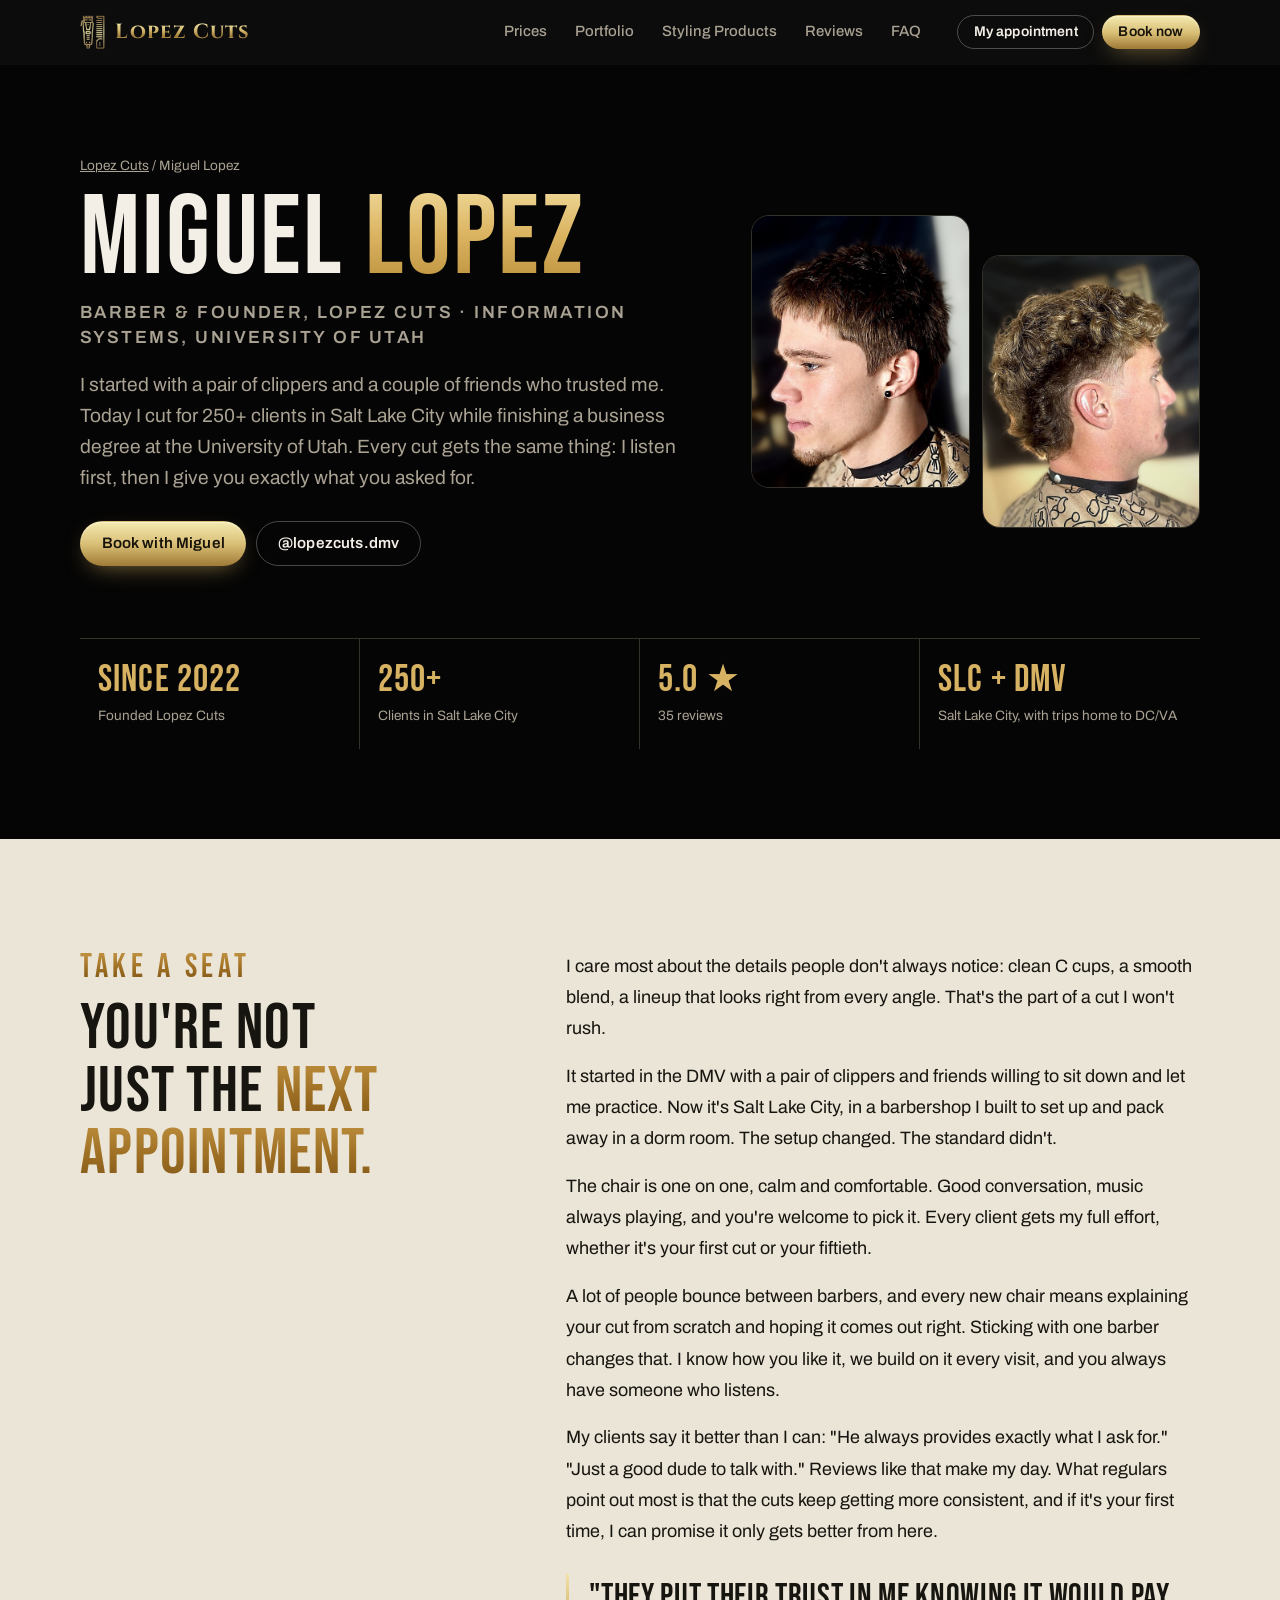
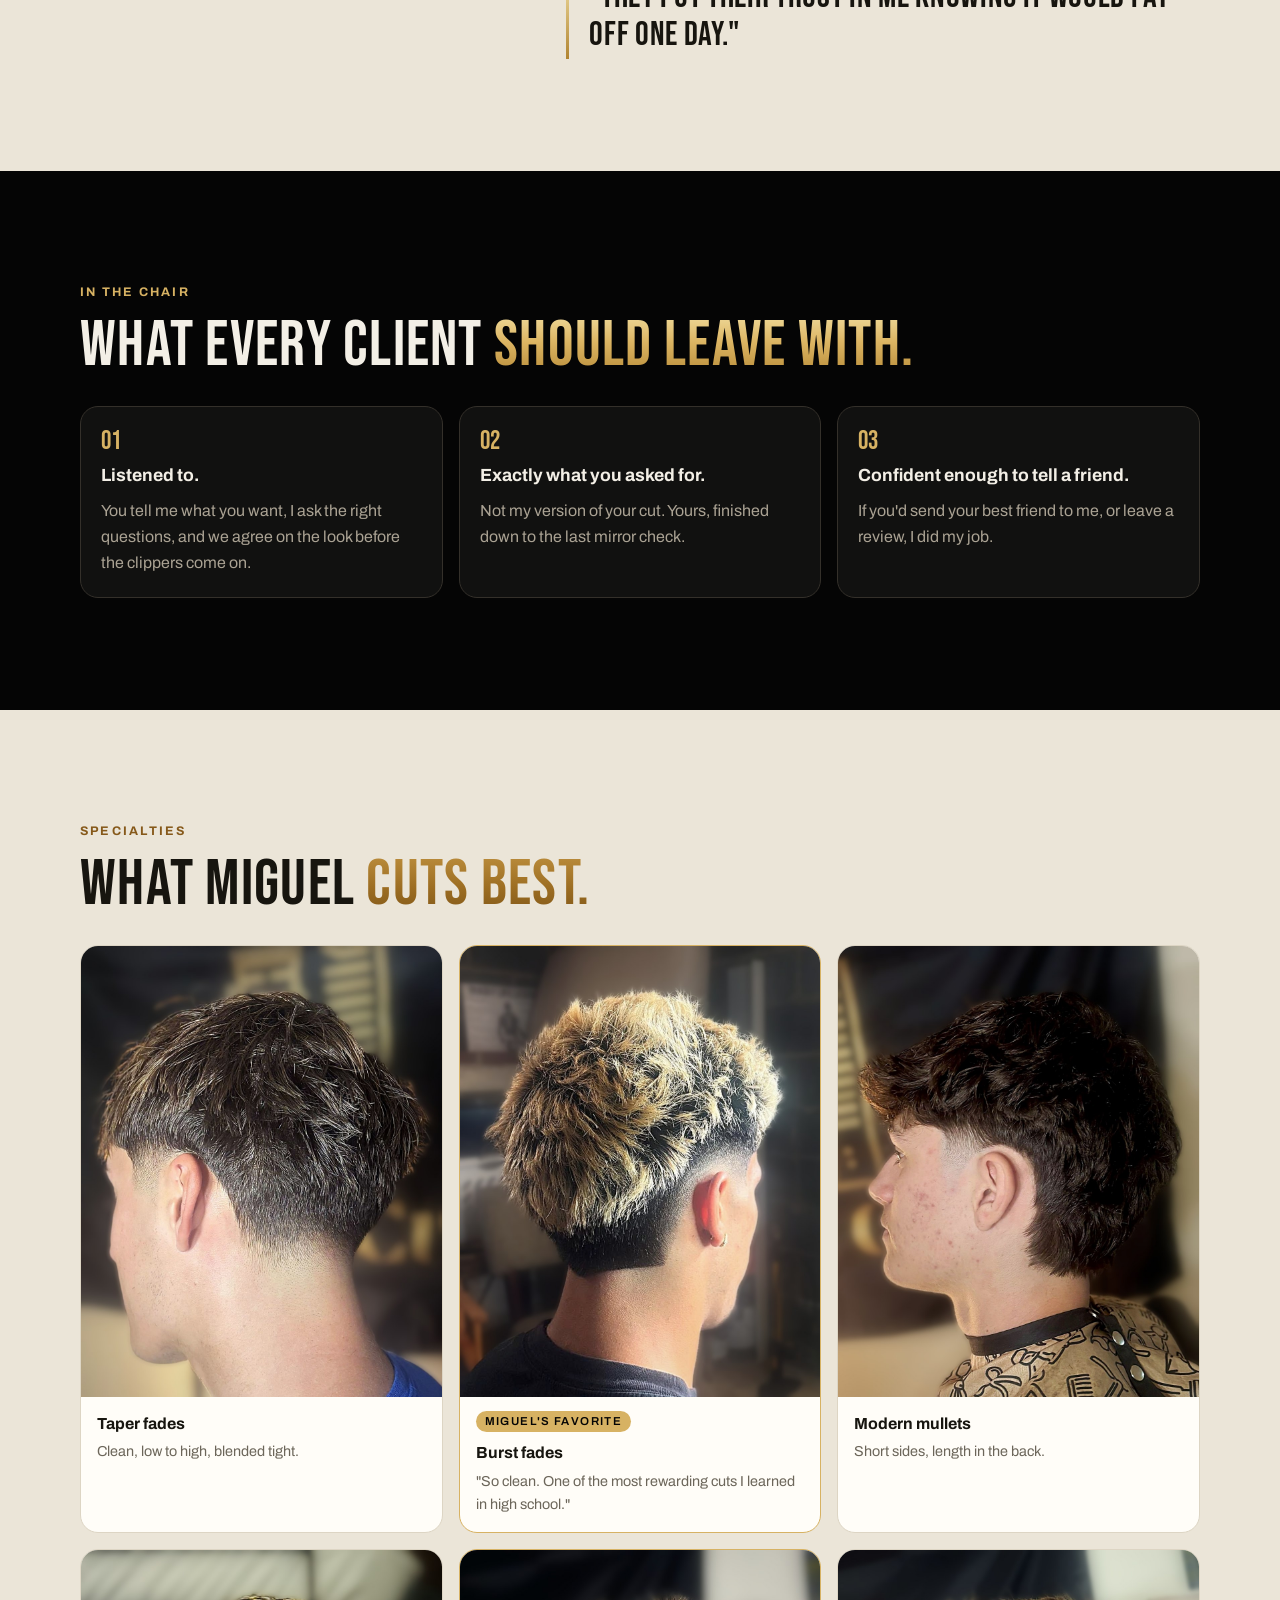
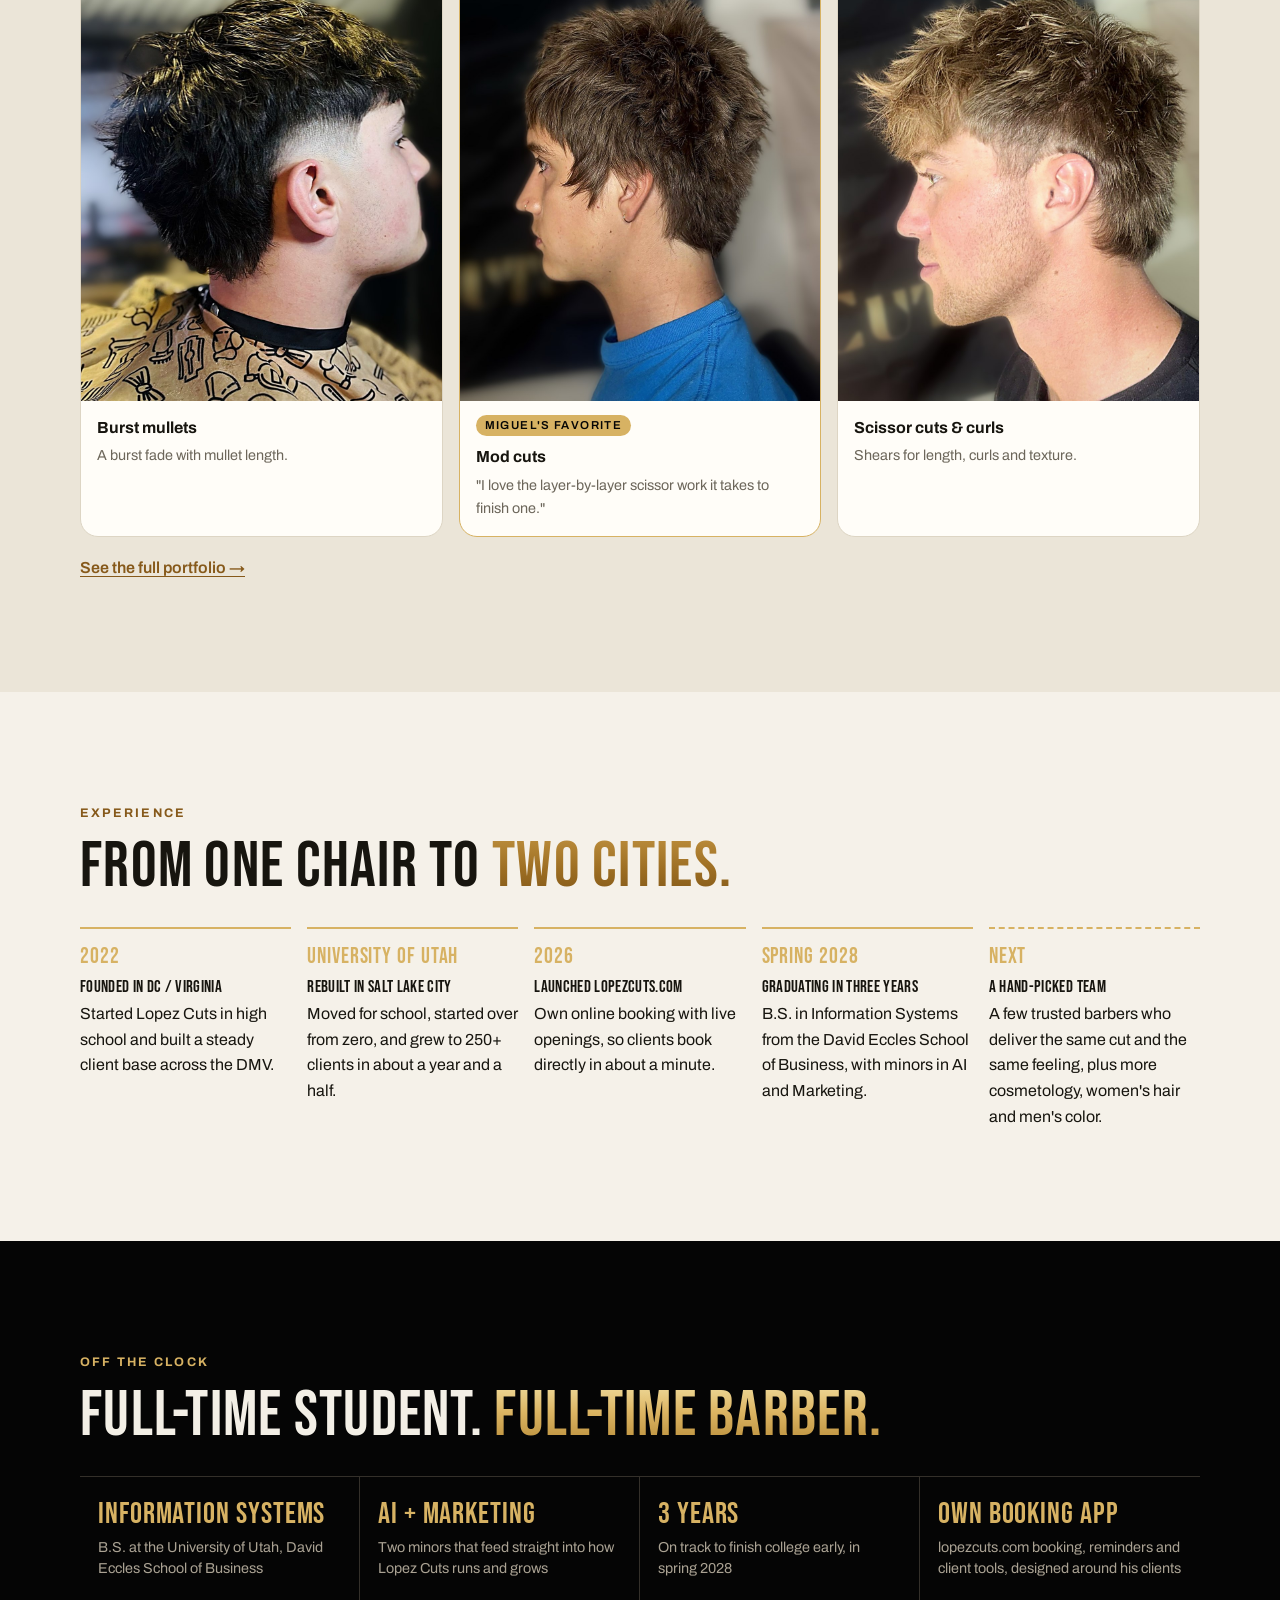
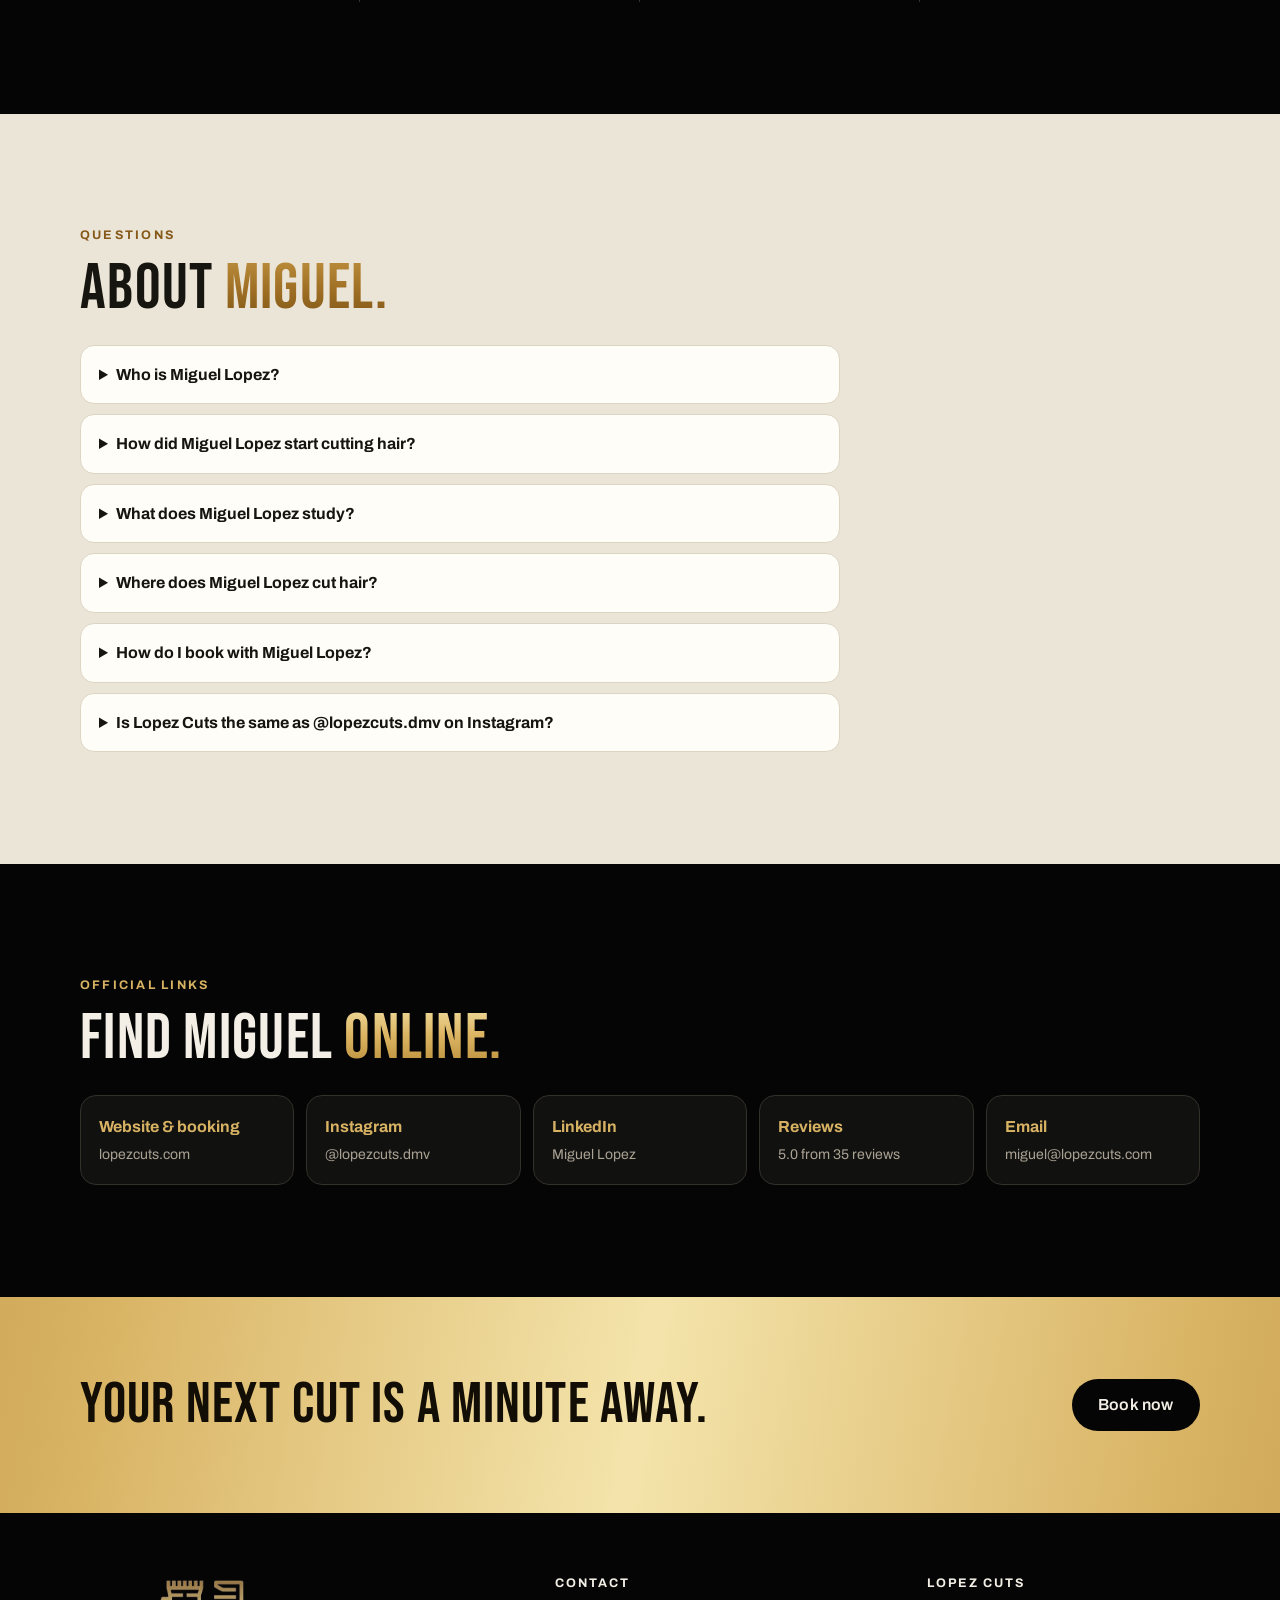
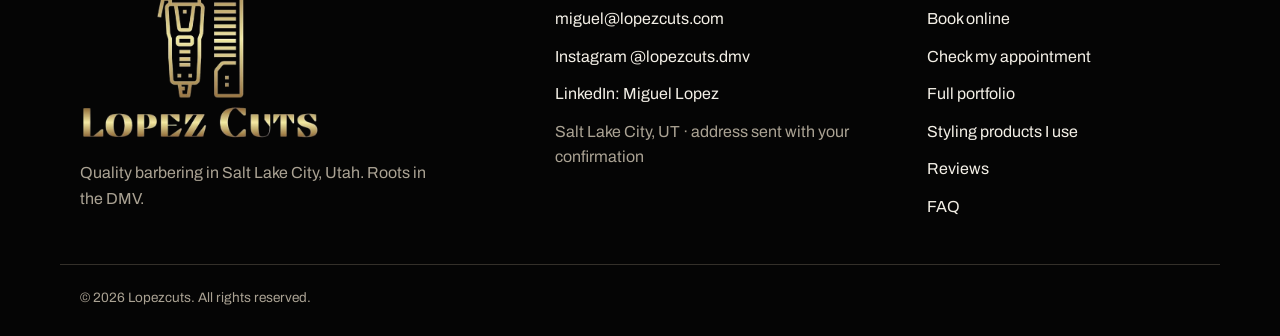
<file: miguel-lopez.html>
<!DOCTYPE html>
<html lang="en">
<head>
<meta charset="UTF-8">
<meta name="viewport" content="width=device-width, initial-scale=1, viewport-fit=cover">
<title>Miguel Lopez | Barber &amp; Founder of Lopez Cuts, Salt Lake City</title>
<meta name="description" content="Meet Miguel Lopez: Salt Lake City barber, founder of Lopez Cuts (@lopezcuts.dmv) and Information Systems student at the University of Utah David Eccles School of Business. Burst fades, mod cuts, tapers and mullets for 250+ clients, 5.0 rating.">
<link rel="canonical" href="https://www.lopezcuts.com/miguel-lopez">
<meta name="robots" content="index, follow, max-image-preview:large">
<meta property="og:site_name" content="Lopez Cuts">
<meta property="og:title" content="Miguel Lopez | Barber &amp; Founder of Lopez Cuts">
<meta property="og:description" content="How a favor for a friend became Lopez Cuts. Salt Lake City barber, U of U business student, 250+ clients, 5.0 rating.">
<meta property="og:type" content="profile">
<meta property="profile:first_name" content="Miguel">
<meta property="profile:last_name" content="Lopez">
<meta property="og:url" content="https://www.lopezcuts.com/miguel-lopez">
<meta property="og:image" content="https://www.lopezcuts.com/assets/img/og-image.jpg">
<meta property="og:image:width" content="1200">
<meta property="og:image:height" content="630">
<meta name="twitter:card" content="summary_large_image">
<script type="application/ld+json">
{
 "@context": "https://schema.org",
 "@graph": [
  {
   "@type": "ProfilePage",
   "@id": "https://www.lopezcuts.com/miguel-lopez#page",
   "url": "https://www.lopezcuts.com/miguel-lopez",
   "name": "Miguel Lopez, barber and founder of Lopez Cuts",
   "isPartOf": {
    "@id": "https://www.lopezcuts.com/#website"
   },
   "about": {
    "@id": "https://www.lopezcuts.com/#miguel"
   },
   "mainEntity": {
    "@id": "https://www.lopezcuts.com/#miguel"
   },
   "primaryImageOfPage": "https://www.lopezcuts.com/assets/img/portfolio/taper-fade-miles.jpg",
   "dateModified": "2026-11-10"
  },
  {
   "@type": "Person",
   "@id": "https://www.lopezcuts.com/#miguel",
   "name": "Miguel Lopez",
   "givenName": "Miguel",
   "familyName": "Lopez",
   "jobTitle": "Barber and founder of Lopez Cuts",
   "description": "Salt Lake City barber from the DC/Virginia area (DMV). Founder of Lopez Cuts and an Information Systems student at the University of Utah David Eccles School of Business, with minors in AI and Marketing.",
   "url": "https://www.lopezcuts.com/miguel-lopez",
   "image": "https://www.lopezcuts.com/assets/img/icon-512.png",
   "email": "miguel@lopezcuts.com",
   "worksFor": {
    "@id": "https://www.lopezcuts.com/#business"
   },
   "affiliation": {
    "@type": "CollegeOrUniversity",
    "name": "University of Utah, David Eccles School of Business",
    "sameAs": "https://www.utah.edu/"
   },
   "hasCredential": {
    "@type": "EducationalOccupationalCredential",
    "name": "B.S. in Information Systems (expected 2028)",
    "credentialCategory": "degree",
    "recognizedBy": { "@type": "CollegeOrUniversity", "name": "University of Utah" }
   },
   "homeLocation": {
    "@type": "City",
    "name": "Salt Lake City, Utah"
   },
   "knowsAbout": [
    "Barbering",
    "Taper fades",
    "Burst fades",
    "Skin fades",
    "Modern mullets",
    "Burst mullets",
    "Mod cuts",
    "Scissor cuts",
    "Curly hair",
    "Beard trims",
    "Information systems",
    "Artificial intelligence",
    "Marketing"
   ],
   "sameAs": [
    "https://www.instagram.com/lopezcuts.dmv/",
    "https://www.linkedin.com/in/miguel-lopez-ml403/",
    "https://lopezcuts140.booksy.com/"
   ]
  },
  {
   "@type": "FAQPage",
   "@id": "https://www.lopezcuts.com/miguel-lopez#faq",
   "mainEntity": [
    {
     "@type": "Question",
     "name": "Who is Miguel Lopez?",
     "acceptedAnswer": {
      "@type": "Answer",
      "text": "Miguel Lopez is a barber in Salt Lake City, Utah, and the founder of Lopez Cuts (@lopezcuts.dmv). He is from the DC/Virginia area, studies at the University of Utah, and has cut for 250+ clients in Salt Lake City."
     }
    },
    {
     "@type": "Question",
     "name": "Where does Miguel Lopez cut hair?",
     "acceptedAnswer": {
      "@type": "Answer",
      "text": "In Salt Lake City, close to the University of Utah. The exact address is texted after you book. When he is back home in the DMV, he takes Hometown Haircut bookings there."
     }
    },
    {
     "@type": "Question",
     "name": "How did Miguel Lopez start cutting hair?",
     "acceptedAnswer": {
      "@type": "Answer",
      "text": "It started when a friend asked him to clean up the sides of his head. More friends kept trusting him to practice on them, and that trust turned into Lopez Cuts, first in the DMV and now in Salt Lake City."
     }
    },
    {
     "@type": "Question",
     "name": "What does Miguel Lopez study?",
     "acceptedAnswer": {
      "@type": "Answer",
      "text": "Information Systems at the University of Utah David Eccles School of Business, with minors in AI and Marketing. He is on track to graduate in spring 2028."
     }
    },
    {
     "@type": "Question",
     "name": "How do I book with Miguel Lopez?",
     "acceptedAnswer": {
      "@type": "Answer",
      "text": "Book online at lopezcuts.com. It takes about a minute, with no app or account. A first cut is $25 and a returning cut is $30."
     }
    },
    {
     "@type": "Question",
     "name": "Is Lopez Cuts the same as @lopezcuts.dmv on Instagram?",
     "acceptedAnswer": {
      "@type": "Answer",
      "text": "Yes. @lopezcuts.dmv is Miguel's official Instagram, and lopezcuts.com is the official website and booking page."
     }
    }
   ]
  },
  {
   "@type": "BreadcrumbList",
   "itemListElement": [
    {
     "@type": "ListItem",
     "position": 1,
     "name": "Lopez Cuts",
     "item": "https://www.lopezcuts.com/"
    },
    {
     "@type": "ListItem",
     "position": 2,
     "name": "Miguel Lopez",
     "item": "https://www.lopezcuts.com/miguel-lopez"
    }
   ]
  }
 ]
}
</script>
<meta name="theme-color" content="#050505">
<link rel="icon" type="image/png" sizes="32x32" href="/assets/img/favicon-32.png">
<link rel="icon" type="image/png" sizes="64x64" href="/assets/img/favicon-64.png">
<link rel="apple-touch-icon" href="/assets/img/apple-touch-icon.png">
<link rel="preconnect" href="https://fonts.googleapis.com">
<link rel="preconnect" href="https://fonts.gstatic.com" crossorigin>
<link rel="stylesheet" href="https://fonts.googleapis.com/css2?family=Archivo:wght@400;500;600;700&family=Bebas+Neue&family=Cinzel:wght@600;700&family=Rajdhani:wght@500;600&display=swap">
<link rel="stylesheet" href="/assets/css/site.css">
<style>
  .pro-hero { padding-block: clamp(48px, 7vw, 96px); }
  .pro-grid { display: grid; grid-template-columns: 1.15fr .85fr; gap: clamp(28px, 5vw, 64px); align-items: center; }
  .pro-hero h1 { font-size: clamp(3.4rem, 10vw, 7rem); line-height: .9; margin: 14px 0 10px; }
  .pro-title { font: 600 clamp(.95rem, 1.6vw, 1.1rem)/1.4 var(--body); letter-spacing: .14em; text-transform: uppercase; color: var(--gold); margin: 0 0 20px; }
  .pro-hero .lede { font-size: clamp(1.05rem, 1.8vw, 1.2rem); max-width: 34em; line-height: 1.6; }
  .pro-hero .row { display: flex; flex-wrap: wrap; gap: 10px; margin-top: 28px; }
  .pro-photos { display: grid; grid-template-columns: 1fr 1fr; gap: 12px; }
  .pro-photos img { width: 100%; height: auto; aspect-ratio: 4 / 5; object-fit: cover; border-radius: 18px; display: block; border: 1px solid var(--line-ink); }
  .pro-photos img:last-child { margin-top: 40px; }
  .creds { list-style: none; margin: 0; padding: 0; display: grid; grid-template-columns: repeat(4, 1fr); border-top: 1px solid var(--line-ink); }
  .creds li { padding: 22px 18px; border-right: 1px solid var(--line-ink); display: flex; flex-direction: column; gap: 6px; }
  .creds li:last-child { border-right: 0; }
  .creds b { font: 400 clamp(1.7rem, 3.4vw, 2.4rem)/1 var(--display); color: var(--gold); letter-spacing: .03em; }
  .creds li > span { font-size: .85rem; color: var(--on-ink-muted); }
  .specs { list-style: none; margin: 28px 0 0; padding: 0; display: grid; grid-template-columns: repeat(3, 1fr); gap: 16px; }
  .spec { background: var(--card); border: 1px solid var(--line); border-radius: 18px; overflow: hidden; }
  .spec img { width: 100%; height: auto; aspect-ratio: 4 / 5; object-fit: cover; object-position: 50% 28%; display: block; }
  .spec div { padding: 14px 16px 16px; display: flex; flex-direction: column; gap: 4px; }
  .spec b { font-weight: 700; }
  .spec span { color: var(--muted); font-size: .9rem; }
  .timeline { list-style: none; margin: 28px 0 0; padding: 0; display: grid; grid-template-columns: repeat(auto-fit, minmax(190px, 1fr)); gap: 16px; }
  .timeline li { border-top: 2px solid var(--gold); padding-top: 16px; }
  .timeline .when { font: 400 1.4rem/1 var(--display); color: var(--gold); letter-spacing: .04em; }
  .timeline h3 { margin: 8px 0 6px; font-size: 1.05rem; }
  .timeline p { margin: 0; line-height: 1.6; }
  .qa-wrap { max-width: 760px; margin-top: 24px; display: grid; gap: 10px; }
  .qa { background: var(--card); border: 1px solid var(--line); border-radius: 14px; padding: 16px 18px; }
  .qa summary { font-weight: 700; cursor: pointer; }
  .qa p { margin: 10px 0 0; line-height: 1.65; color: var(--muted); }
  .links { list-style: none; margin: 24px 0 0; padding: 0; display: grid; grid-template-columns: repeat(auto-fit, minmax(200px, 1fr)); gap: 12px; }
  .links a { display: flex; flex-direction: column; gap: 4px; padding: 18px; border-radius: 16px; border: 1px solid var(--line-ink); background: var(--ink-2); color: var(--on-ink); text-decoration: none; transition: border-color .2s; }
  .links a:hover { border-color: var(--gold); }
  .links b { color: var(--gold); font-weight: 700; }
  .links span { color: var(--on-ink-muted); font-size: .88rem; overflow-wrap: anywhere; }
  .crumbs { font-size: .85rem; color: var(--on-ink-muted); }
  .crumbs a { color: var(--on-ink-muted); }
  .story2 { display: grid; grid-template-columns: .8fr 1.2fr; gap: clamp(24px, 5vw, 64px); align-items: start; }
  .story2-text p { font-size: clamp(1.02rem, 1.6vw, 1.12rem); line-height: 1.75; margin: 0 0 16px; max-width: 38em; }
  .pull { margin: 26px 0 0; padding: 4px 0 4px 20px; border-left: 3px solid var(--gold); font: 400 clamp(1.5rem, 3vw, 2.1rem)/1.15 var(--display); letter-spacing: .02em; }
  .promise { list-style: none; counter-reset: p; margin: 28px 0 0; padding: 0; display: grid; grid-template-columns: repeat(3, 1fr); gap: 16px; }
  .promise li { counter-increment: p; border: 1px solid var(--line-ink); border-radius: 18px; padding: 22px 20px; display: flex; flex-direction: column; gap: 8px; background: var(--ink-2); }
  .promise li::before { content: counter(p, decimal-leading-zero); font: 400 1.6rem/1 var(--display); color: var(--gold); }
  .promise b { font-size: 1.1rem; }
  .promise span { color: var(--on-ink-muted); line-height: 1.6; }
  .fav-tag { align-self: flex-start; font: 600 .72rem/1 var(--body); font-style: normal; letter-spacing: .12em; text-transform: uppercase; color: var(--ink); background: var(--gold); border-radius: 999px; padding: 5px 9px; margin-bottom: 4px; }
  .spec.fav { border-color: var(--gold); }
  .timeline li.next { border-top-style: dashed; }
  .otc { list-style: none; margin: 28px 0 0; padding: 0; display: grid; grid-template-columns: repeat(4, 1fr); border-top: 1px solid var(--line-ink); }
  .otc li { padding: 22px 18px; border-right: 1px solid var(--line-ink); display: flex; flex-direction: column; gap: 6px; }
  .otc li:last-child { border-right: 0; }
  .otc b { font: 400 clamp(1.4rem, 2.6vw, 1.9rem)/1.05 var(--display); color: var(--gold); letter-spacing: .03em; }
  .otc span { font-size: .9rem; color: var(--on-ink-muted); line-height: 1.5; }
  @media (max-width: 860px) { .story2 { grid-template-columns: 1fr; } .promise { grid-template-columns: 1fr; } .otc { grid-template-columns: 1fr 1fr; } .otc li:nth-child(2) { border-right: 0; } .otc li:nth-child(-n+2) { border-bottom: 1px solid var(--line-ink); } }
  @media (max-width: 860px) { .pro-grid { grid-template-columns: 1fr; } .specs { grid-template-columns: 1fr 1fr; } .timeline { grid-template-columns: 1fr; } .creds { grid-template-columns: 1fr 1fr; } .creds li:nth-child(2) { border-right: 0; } .creds li:nth-child(-n+2) { border-bottom: 1px solid var(--line-ink); } }
  @media (max-width: 520px) { .specs { grid-template-columns: 1fr; } .pro-photos img:last-child { margin-top: 24px; } }
  /* Take a seat: bigger gold kicker */
  .seat .story2 > div:first-child { position: sticky; top: 110px; }
  .seat .kicker { font: 400 clamp(1.5rem, 2.6vw, 2.1rem)/1 var(--display); letter-spacing: .14em; margin-bottom: 14px; background: var(--gold-foil-deep); -webkit-background-clip: text; background-clip: text; color: transparent; }
  .seat .pull { border-left-color: transparent; border-image: linear-gradient(180deg, #f4e3a8, #b0832f) 1; }
  @media (max-width: 860px) { .seat .story2 > div:first-child { position: static; } }
</style>
</head>
<body>
<a class="skip" href="#main">Skip to content</a>

<header class="nav" id="nav">
  <div class="wrap nav-row">
    <a class="brand" href="/" aria-label="Lopez Cuts home"><img class="brand-logo" src="/assets/img/logo-mark.png" alt="" width="149" height="200"><span class="brand-word">Lopez Cuts</span></a>
    <nav class="nav-links" aria-label="Main">
      <a href="/#services">Prices</a>
      <a href="/#work">Portfolio</a>
      <a href="/products">Styling Products</a>
      <a href="/#reviews">Reviews</a>
      <a href="/#faq">FAQ</a>
    </nav>
    <div style="display:flex;gap:8px;align-items:center">
      <a class="btn ghost sm" href="/#appointment"><span class="hide-xs">My appointment</span><span class="show-xs">My appt</span></a>
      <a class="btn gold sm" href="/#book">Book now</a>
    </div>
  </div>
</header>

<main id="main">
  <section class="band ink pro-hero">
    <div class="wrap">
      <p class="crumbs"><a href="/">Lopez Cuts</a> / Miguel Lopez</p>
      <div class="pro-grid">
        <div>
          <h1>Miguel <span class="gold">Lopez</span></h1>
          <p class="pro-title">Barber &amp; Founder, Lopez Cuts · Information Systems, University of Utah</p>
          <p class="lede">I started with a pair of clippers and a couple of friends who trusted me. Today I cut for 250+ clients in Salt Lake City while finishing a business degree at the University of Utah. Every cut gets the same thing: I listen first, then I give you exactly what you asked for.</p>
          <div class="row">
            <a class="btn gold" href="/#book">Book with Miguel</a>
            <a class="btn ghost" href="https://www.instagram.com/lopezcuts.dmv/" target="_blank" rel="noopener me">@lopezcuts.dmv</a>
          </div>
        </div>
        <div class="pro-photos">
          <img src="/assets/img/portfolio/hink-scissor-work.jpg" alt="Scissor cut by Miguel Lopez" width="480" height="600">
          <img src="/assets/img/portfolio/will-booth-modern-mullet.jpg" alt="Modern mullet by Miguel Lopez" width="480" height="600">
        </div>
      </div>
    </div>
    <div class="wrap" style="margin-top:clamp(40px,6vw,72px)">
      <ul class="creds">
        <li><b>Since 2022</b><span>Founded Lopez Cuts</span></li>
        <li><b>250+</b><span>Clients in Salt Lake City</span></li>
        <li><b><span data-rating="avg">5.0</span> &#9733;</b><span data-rating="count">35 reviews</span></li>
        <li><b>SLC + DMV</b><span>Salt Lake City, with trips home to DC/VA</span></li>
      </ul>
    </div>
  </section>

  <section class="band paper seat">
    <div class="wrap story2">
      <div>
        <p class="kicker">Take a seat</p>
        <h2>You're not just the <span class="gold">next appointment.</span></h2>
      </div>
      <div class="story2-text">
        <p>I care most about the details people don't always notice: clean C cups, a smooth blend, a lineup that looks right from every angle. That's the part of a cut I won't rush.</p>
        <p>It started in the DMV with a pair of clippers and friends willing to sit down and let me practice. Now it's Salt Lake City, in a barbershop I built to set up and pack away in a dorm room. The setup changed. The standard didn't.</p>
        <p>The chair is one on one, calm and comfortable. Good conversation, music always playing, and you're welcome to pick it. Every client gets my full effort, whether it's your first cut or your fiftieth.</p>
        <p>A lot of people bounce between barbers, and every new chair means explaining your cut from scratch and hoping it comes out right. Sticking with one barber changes that. I know how you like it, we build on it every visit, and you always have someone who listens.</p>
        <p>My clients say it better than I can: "He always provides exactly what I ask for." "Just a good dude to talk with." Reviews like that make my day. What regulars point out most is that the cuts keep getting more consistent, and if it's your first time, I can promise it only gets better from here.</p>
        <blockquote class="pull">"They put their trust in me knowing it would pay off one day."</blockquote>
      </div>
    </div>
  </section>

  <section class="band ink">
    <div class="wrap">
      <p class="kicker">In the chair</p>
      <h2>What every client <span class="gold">should leave with.</span></h2>
      <ol class="promise">
        <li><b>Listened to.</b><span>You tell me what you want, I ask the right questions, and we agree on the look before the clippers come on.</span></li>
        <li><b>Exactly what you asked for.</b><span>Not my version of your cut. Yours, finished down to the last mirror check.</span></li>
        <li><b>Confident enough to tell a friend.</b><span>If you'd send your best friend to me, or leave a review, I did my job.</span></li>
      </ol>
    </div>
  </section>

  <section class="band paper">
    <div class="wrap">
      <p class="kicker">Specialties</p>
      <h2>What Miguel <span class="gold">cuts best.</span></h2>
      <ul class="specs">
        <li class="spec"><img src="/assets/img/portfolio/super-clean-taper-fade.jpg" alt="Taper fades by Miguel Lopez, Salt Lake City barber" width="480" height="600" loading="lazy"><div><b>Taper fades</b><span>Clean, low to high, blended tight.</span></div></li>
        <li class="spec fav"><img src="/assets/img/portfolio/burst-fade-seby-close.jpg" alt="Burst fades by Miguel Lopez, Salt Lake City barber" width="480" height="600" loading="lazy"><div><i class="fav-tag">Miguel's favorite</i><b>Burst fades</b><span>"So clean. One of the most rewarding cuts I learned in high school."</span></div></li>
        <li class="spec"><img src="/assets/img/portfolio/modern-mullet-noah.jpg" alt="Modern mullets by Miguel Lopez, Salt Lake City barber" width="480" height="600" loading="lazy"><div><b>Modern mullets</b><span>Short sides, length in the back.</span></div></li>
        <li class="spec"><img src="/assets/img/portfolio/burst-mullet-gio.jpg" alt="Burst mullets by Miguel Lopez, Salt Lake City barber" width="480" height="600" loading="lazy"><div><b>Burst mullets</b><span>A burst fade with mullet length.</span></div></li>
        <li class="spec fav"><img src="/assets/img/portfolio/mod-cut-gus.jpg" alt="Mod cuts by Miguel Lopez, Salt Lake City barber" width="480" height="600" loading="lazy"><div><i class="fav-tag">Miguel's favorite</i><b>Mod cuts</b><span>"I love the layer-by-layer scissor work it takes to finish one."</span></div></li>
        <li class="spec"><img src="/assets/img/portfolio/scissor-work-james.jpg" alt="Scissor cuts & curls by Miguel Lopez, Salt Lake City barber" width="480" height="600" loading="lazy"><div><b>Scissor cuts & curls</b><span>Shears for length, curls and texture.</span></div></li>
      </ul>
      <p style="margin-top:18px"><a class="link" href="/portfolio">See the full portfolio &rarr;</a></p>
    </div>
  </section>

  <section class="band">
    <div class="wrap">
      <p class="kicker">Experience</p>
      <h2>From one chair to <span class="gold">two cities.</span></h2>
      <ol class="timeline">
        <li><span class="when">2022</span><h3>Founded in DC / Virginia</h3><p>Started Lopez Cuts in high school and built a steady client base across the DMV.</p></li>
        <li><span class="when">University of Utah</span><h3>Rebuilt in Salt Lake City</h3><p>Moved for school, started over from zero, and grew to 250+ clients in about a year and a half.</p></li>
        <li><span class="when">2026</span><h3>Launched lopezcuts.com</h3><p>Own online booking with live openings, so clients book directly in about a minute.</p></li>
        <li><span class="when">Spring 2028</span><h3>Graduating in three years</h3><p>B.S. in Information Systems from the David Eccles School of Business, with minors in AI and Marketing.</p></li>
        <li class="next"><span class="when">Next</span><h3>A hand-picked team</h3><p>A few trusted barbers who deliver the same cut and the same feeling, plus more cosmetology, women's hair and men's color.</p></li>
      </ol>
    </div>
  </section>

  <section class="band ink">
    <div class="wrap">
      <p class="kicker">Off the clock</p>
      <h2>Full-time student. <span class="gold">Full-time barber.</span></h2>
      <ul class="otc">
        <li><b>Information Systems</b><span>B.S. at the University of Utah, David Eccles School of Business</span></li>
        <li><b>AI + Marketing</b><span>Two minors that feed straight into how Lopez Cuts runs and grows</span></li>
        <li><b>3 years</b><span>On track to finish college early, in spring 2028</span></li>
        <li><b>Own booking app</b><span>lopezcuts.com booking, reminders and client tools, designed around his clients</span></li>
      </ul>
    </div>
  </section>

  <section class="band paper" id="faq">
    <div class="wrap">
      <p class="kicker">Questions</p>
      <h2>About <span class="gold">Miguel.</span></h2>
      <div class="qa-wrap">
        <details class="qa"><summary>Who is Miguel Lopez?</summary><p>Miguel Lopez is a barber in Salt Lake City, Utah, and the founder of Lopez Cuts (@lopezcuts.dmv). He is from the DC/Virginia area, studies at the University of Utah, and has cut for 250+ clients in Salt Lake City.</p></details>
        <details class="qa"><summary>How did Miguel Lopez start cutting hair?</summary><p>It started when a friend asked him to clean up the sides of his head. More friends kept trusting him to practice on them, and that trust turned into Lopez Cuts, first in the DMV and now in Salt Lake City.</p></details>
        <details class="qa"><summary>What does Miguel Lopez study?</summary><p>Information Systems at the University of Utah David Eccles School of Business, with minors in AI and Marketing. He is on track to graduate in spring 2028.</p></details>
        <details class="qa"><summary>Where does Miguel Lopez cut hair?</summary><p>In Salt Lake City, close to the University of Utah. The exact address is texted after you book. When he is back home in the DMV, he takes Hometown Haircut bookings there.</p></details>
        <details class="qa"><summary>How do I book with Miguel Lopez?</summary><p>Book online at lopezcuts.com. It takes about a minute, with no app or account. A first cut is $25 and a returning cut is $30.</p></details>
        <details class="qa"><summary>Is Lopez Cuts the same as @lopezcuts.dmv on Instagram?</summary><p>Yes. @lopezcuts.dmv is Miguel's official Instagram, and lopezcuts.com is the official website and booking page.</p></details>
      </div>
    </div>
  </section>

  <section class="band ink">
    <div class="wrap">
      <p class="kicker">Official links</p>
      <h2>Find Miguel <span class="gold">online.</span></h2>
      <ul class="links">
        <li><a href="/"><b>Website &amp; booking</b><span>lopezcuts.com</span></a></li>
        <li><a href="https://www.instagram.com/lopezcuts.dmv/" target="_blank" rel="noopener me"><b>Instagram</b><span>@lopezcuts.dmv</span></a></li>
        <li><a href="https://www.linkedin.com/in/miguel-lopez-ml403/" target="_blank" rel="noopener me"><b>LinkedIn</b><span>Miguel Lopez</span></a></li>
        <li><a href="/#reviews"><b>Reviews</b><span data-rating="from">5.0 from 35 reviews</span></a></li>
        <li><a href="mailto:miguel@lopezcuts.com"><b>Email</b><span>miguel@lopezcuts.com</span></a></li>
      </ul>
    </div>
  </section>

  <section class="band gold-band">
    <div class="wrap cta-row">
      <h2>Your next cut is a minute away.</h2>
      <a class="btn ink lg" href="/#book">Book now</a>
    </div>
  </section>
</main>

<footer class="footer" id="contact">
  <div class="wrap foot-grid">
    <div>
      <a class="foot-logo" href="/" aria-label="Lopez Cuts home"><img src="/assets/img/logo-full.png" alt="Lopez Cuts" width="641" height="435" loading="lazy"></a>
      <p class="muted">Quality barbering in Salt Lake City, Utah. Roots in the DMV.</p>
    </div>
    <div>
      <h3 class="foot-h">Contact</h3>
      <ul class="foot-list">
        <li><a href="mailto:miguel@lopezcuts.com">miguel@lopezcuts.com</a></li>
        <li><a href="https://www.instagram.com/lopezcuts.dmv/" target="_blank" rel="noopener me">Instagram @lopezcuts.dmv</a></li>
        <li><a href="https://www.linkedin.com/in/miguel-lopez-ml403/" target="_blank" rel="noopener me">LinkedIn: Miguel Lopez</a></li>
        <li><span>Salt Lake City, UT · address sent with your confirmation</span></li>
      </ul>
    </div>
    <div>
      <h3 class="foot-h">Lopez Cuts</h3>
      <ul class="foot-list">
        <li><a href="/#book">Book online</a></li>
        <li><a href="/#appointment">Check my appointment</a></li>
        <li><a href="/portfolio">Full portfolio</a></li>
        <li><a href="/products">Styling products I use</a></li>
        <li><a href="/#reviews">Reviews</a></li>
        <li><a href="/#faq">FAQ</a></li>
      </ul>
    </div>
  </div>
  <div class="wrap foot-base">
    <p>© 2026 Lopezcuts. All rights reserved.</p>
  </div>
</footer>
<script src="/assets/js/config.js"></script>
<script src="/assets/js/api.js"></script>
<script src="/assets/js/rating.js"></script>
</body>
</html>
</file>
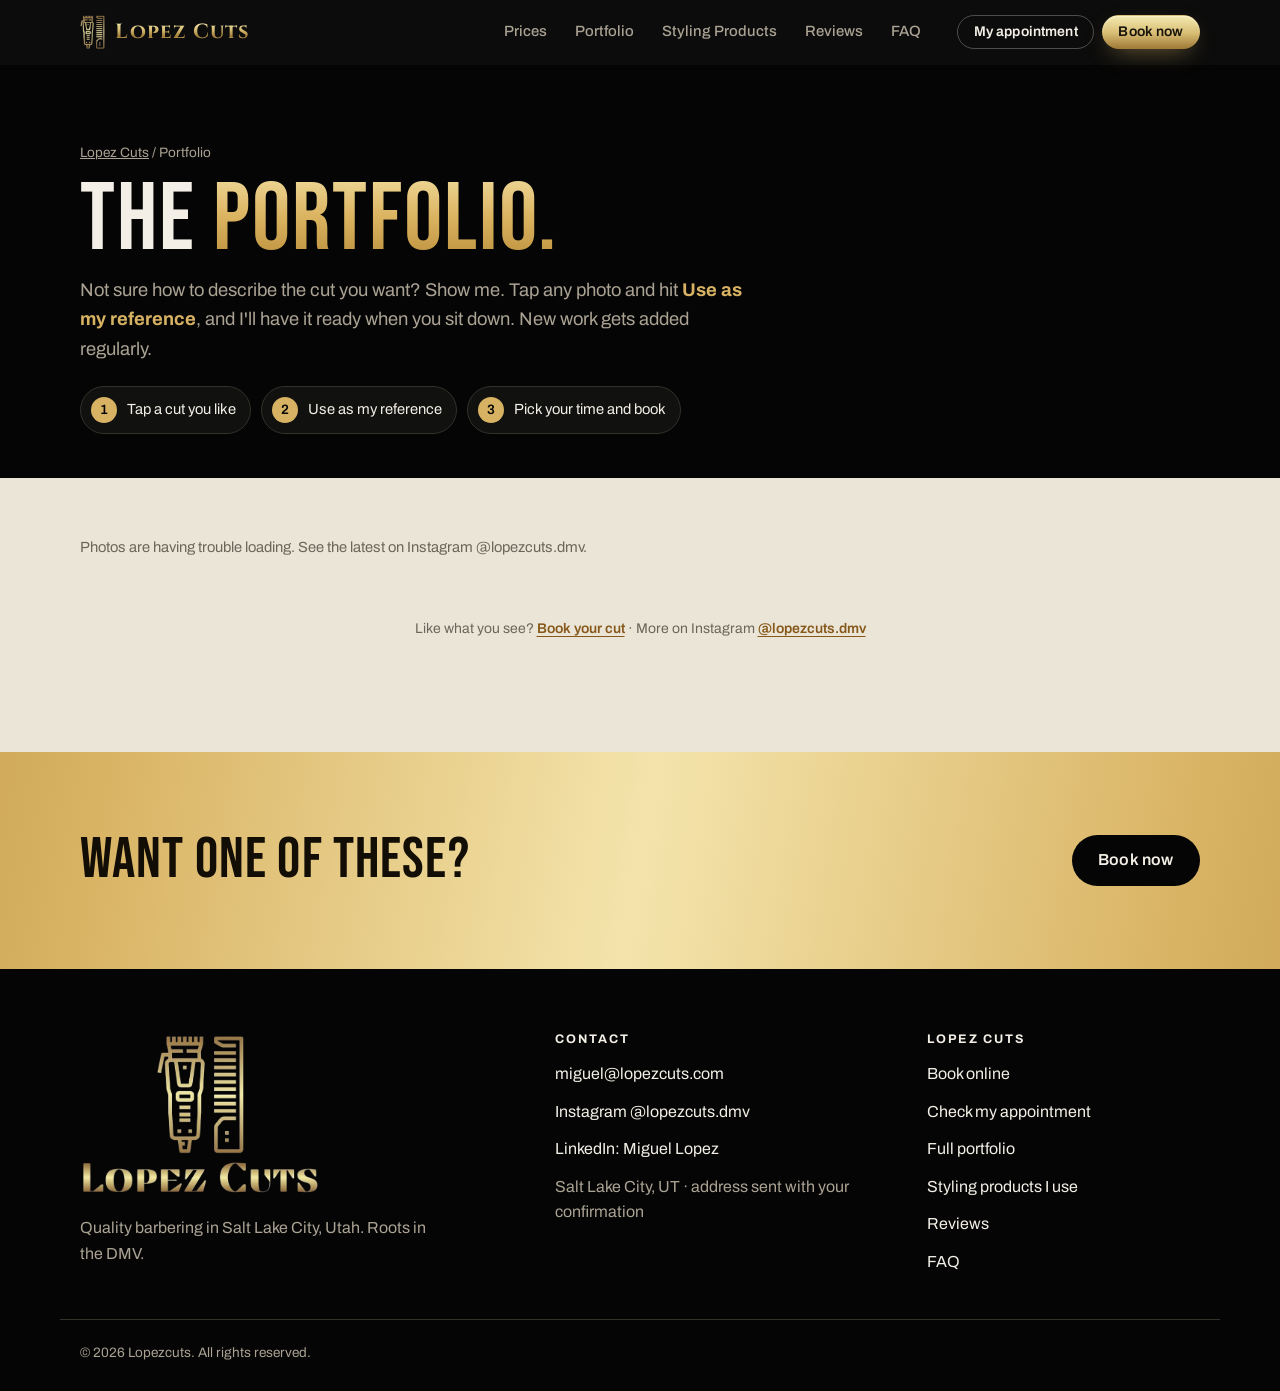
<file: portfolio.html>
<!DOCTYPE html>
<html lang="en">
<head>
<meta charset="UTF-8">
<meta name="viewport" content="width=device-width, initial-scale=1, viewport-fit=cover">
<title>The Portfolio | Lopez Cuts by Miguel Lopez, Salt Lake City Barber</title>
<meta name="description" content="Recent cuts by Miguel Lopez of Lopez Cuts: taper fades, burst fades, modern mullets, mod cuts and scissor work in Salt Lake City. Tap any photo to use it as your reference when you book.">
<link rel="canonical" href="https://www.lopezcuts.com/portfolio">
<meta name="robots" content="index, follow, max-image-preview:large">
<meta property="og:site_name" content="Lopez Cuts">
<meta property="og:title" content="The Portfolio | Lopez Cuts">
<meta property="og:description" content="Recent cuts by Miguel Lopez. Taper fades, burst fades, mullets and mod cuts in Salt Lake City.">
<meta property="og:type" content="website">
<meta property="og:url" content="https://www.lopezcuts.com/portfolio">
<meta property="og:image" content="https://www.lopezcuts.com/assets/img/og-image.jpg">
<meta property="og:image:width" content="1200">
<meta property="og:image:height" content="630">
<meta name="twitter:card" content="summary_large_image">
<script type="application/ld+json">
{
 "@context": "https://schema.org",
 "@type": "CollectionPage",
 "name": "Lopez Cuts portfolio",
 "url": "https://www.lopezcuts.com/portfolio",
 "description": "Recent haircuts by Miguel Lopez of Lopez Cuts in Salt Lake City.",
 "isPartOf": { "@type": "WebSite", "name": "Lopez Cuts", "url": "https://www.lopezcuts.com/" },
 "about": { "@type": "Person", "name": "Miguel Lopez", "url": "https://www.lopezcuts.com/miguel-lopez" },
 "breadcrumb": { "@type": "BreadcrumbList", "itemListElement": [
  { "@type": "ListItem", "position": 1, "name": "Lopez Cuts", "item": "https://www.lopezcuts.com/" },
  { "@type": "ListItem", "position": 2, "name": "Portfolio", "item": "https://www.lopezcuts.com/portfolio" }
 ]}
}
</script>
<meta name="theme-color" content="#050505">
<link rel="icon" type="image/png" sizes="32x32" href="/assets/img/favicon-32.png">
<link rel="icon" type="image/png" sizes="64x64" href="/assets/img/favicon-64.png">
<link rel="apple-touch-icon" href="/assets/img/apple-touch-icon.png">
<link rel="preconnect" href="https://fonts.googleapis.com">
<link rel="preconnect" href="https://fonts.gstatic.com" crossorigin>
<link rel="stylesheet" href="https://fonts.googleapis.com/css2?family=Archivo:wght@400;500;600;700&family=Bebas+Neue&family=Cinzel:wght@600;700&family=Rajdhani:wght@500;600&display=swap">
<link rel="stylesheet" href="/assets/css/site.css">
<style>
  .pf-hero { padding-block: clamp(44px, 6vw, 80px) clamp(28px, 4vw, 44px); }
  .pf-hero h1 { font-size: clamp(3rem, 9vw, 6rem); line-height: .9; margin: 14px 0 12px; }
  .pf-hero .lede { font-size: clamp(1.02rem, 1.7vw, 1.15rem); max-width: 36em; line-height: 1.6; margin: 0; color: var(--on-ink-muted); }
  .crumbs { font-size: .85rem; color: var(--on-ink-muted); }
  .crumbs a { color: var(--on-ink-muted); }
  .pf-bar { display: flex; gap: 8px; overflow-x: auto; padding: 2px 2px 10px; margin: 0 0 18px; scrollbar-width: none; }
  .pf-bar::-webkit-scrollbar { display: none; }
  .pf-chip { flex: none; font: 600 .9rem/1 var(--body); padding: 10px 14px; border-radius: 999px; border: 1px solid var(--line); background: var(--card); color: var(--text); cursor: pointer; display: inline-flex; gap: 7px; align-items: center; }
  .pf-chip small { color: var(--muted); font-weight: 500; }
  .pf-chip[aria-pressed="true"] { background: var(--ink); color: var(--gold); border-color: var(--ink); }
  .pf-chip[aria-pressed="true"] small { color: var(--gold); opacity: .75; }
  .pf-chip:focus-visible { outline: 2px solid var(--gold); outline-offset: 2px; }
  .pf-grid { list-style: none; margin: 0; padding: 0; display: grid; grid-template-columns: repeat(4, 1fr); gap: 12px; }
  .pf-tile { position: relative; display: block; width: 100%; padding: 0; border: 1px solid var(--line); border-radius: 16px; overflow: hidden; background: var(--paper-2); cursor: zoom-in; aspect-ratio: 4 / 5; }
  .pf-tile img { width: 100%; height: 100%; object-fit: cover; object-position: 50% 28%; display: block; transition: transform .5s var(--ease, ease); }
  .pf-tile:hover img { transform: scale(1.03); }
  .pf-tile:focus-visible { outline: 2px solid var(--gold); outline-offset: 2px; }
  .pf-cap { position: absolute; left: 0; right: 0; bottom: 0; padding: 28px 12px 10px; background: linear-gradient(transparent, rgb(5 5 5 / 78%)); color: #f3efe6; font: 600 .85rem/1.2 var(--body); text-align: left; display: flex; justify-content: space-between; gap: 8px; }
  .pf-cap small { color: #d8cfbd; font-weight: 500; }
  .pf-new { position: absolute; top: 10px; left: 10px; font: 600 .68rem/1 var(--body); letter-spacing: .12em; text-transform: uppercase; color: var(--ink); background: var(--gold); border-radius: 999px; padding: 5px 8px; }
  .pf-count { color: var(--muted); font-size: .92rem; margin: 0 0 14px; }
  .pf-more { display: flex; justify-content: center; margin-top: 22px; }
  .pf-empty { color: var(--muted); padding: 40px 0; text-align: center; }
  .pf-steps { list-style: none; margin: 22px 0 0; padding: 0; display: flex; flex-wrap: wrap; gap: 10px; }
  .pf-steps li { display: flex; align-items: center; gap: 10px; padding: 10px 14px 10px 10px; border: 1px solid var(--line-ink); border-radius: 999px; background: var(--ink-2); color: var(--on-ink); font-size: .92rem; }
  .pf-steps b { width: 26px; height: 26px; border-radius: 50%; display: grid; place-items: center; background: var(--gold); color: var(--ink); font: 600 .85rem/1 var(--body); }
  .lb-ref { display: flex; justify-content: center; padding-bottom: 6px; }
  .pf-pick-note { display: none; margin: 0 0 14px; padding: 12px 14px; border-radius: 14px; background: var(--ink); color: var(--on-ink); font-size: .95rem; }
  .pf-pick-note b { color: var(--gold); }
  .picking .pf-pick-note { display: block; }
  @media (max-width: 1000px) { .pf-grid { grid-template-columns: repeat(3, 1fr); } }
  @media (max-width: 640px) { .pf-grid { grid-template-columns: repeat(2, 1fr); gap: 8px; } .pf-cap { font-size: .78rem; padding: 22px 9px 8px; } .pf-cap small { display: none; } }
</style>
</head>
<body>
<a class="skip" href="#main">Skip to content</a>
<svg width="0" height="0" style="position:absolute" aria-hidden="true">
  <defs>
  <symbol id="i-x" viewBox="0 0 24 24"><path d="M6 6l12 12M18 6 6 18"/></symbol>
  <symbol id="i-arrow" viewBox="0 0 24 24"><path d="M5 12h14M13 6l6 6-6 6"/></symbol>
  <symbol id="i-back" viewBox="0 0 24 24"><path d="M19 12H5M11 6l-6 6 6 6"/></symbol>
  </defs>
</svg>

<header class="nav" id="nav">
  <div class="wrap nav-row">
    <a class="brand" href="/" aria-label="Lopez Cuts home"><img class="brand-logo" src="/assets/img/logo-mark.png" alt="" width="149" height="200"><span class="brand-word">Lopez Cuts</span></a>
    <nav class="nav-links" aria-label="Main">
      <a href="/#services">Prices</a>
      <a href="/#work">Portfolio</a>
      <a href="/products">Styling Products</a>
      <a href="/#reviews">Reviews</a>
      <a href="/#faq">FAQ</a>
    </nav>
    <div style="display:flex;gap:8px;align-items:center">
      <a class="btn ghost sm" href="/#appointment"><span class="hide-xs">My appointment</span><span class="show-xs">My appt</span></a>
      <a class="btn gold sm" href="/#book">Book now</a>
    </div>
  </div>
</header>

<main id="main">
  <section class="band ink pf-hero">
    <div class="wrap">
      <p class="crumbs"><a href="/">Lopez Cuts</a> / Portfolio</p>
      <h1>The <span class="gold">portfolio.</span></h1>
      <p class="lede">Not sure how to describe the cut you want? Show me. Tap any photo and hit <b class="gold">Use as my reference</b>, and I&#39;ll have it ready when you sit down. New work gets added regularly.</p>
      <ol class="pf-steps" aria-label="How to book with a reference">
        <li><b>1</b><span>Tap a cut you like</span></li>
        <li><b>2</b><span>Use as my reference</span></li>
        <li><b>3</b><span>Pick your time and book</span></li>
      </ol>
    </div>
  </section>

  <section class="band paper" style="padding-top:28px">
    <div class="wrap">
      <div class="pf-bar" id="pfBar" role="group" aria-label="Filter by cut"></div>
      <p class="pf-pick-note" id="pick">Pick your reference: tap the cut you want, then <b>Use as my reference</b>.</p>
      <p class="pf-count" id="pfCount" aria-live="polite">Loading photos…</p>
      <ul class="pf-grid" id="pfGrid"></ul>
      <div class="pf-more"><button class="btn" type="button" id="pfMore" hidden>Show more</button></div>
      <p class="center muted small" style="margin-top:22px">Like what you see? <a class="link" href="/#book">Book your cut</a> · More on Instagram <a class="link" href="https://www.instagram.com/lopezcuts.dmv/" target="_blank" rel="noopener">@lopezcuts.dmv</a></p>
    </div>
  </section>

  <section class="band gold-band">
    <div class="wrap cta-row">
      <h2>Want one of these?</h2>
      <a class="btn ink lg" href="/#book">Book now</a>
    </div>
  </section>
</main>

<footer class="footer" id="contact">
  <div class="wrap foot-grid">
    <div>
      <a class="foot-logo" href="/" aria-label="Lopez Cuts home"><img src="/assets/img/logo-full.png" alt="Lopez Cuts" width="641" height="435" loading="lazy"></a>
      <p class="muted">Quality barbering in Salt Lake City, Utah. Roots in the DMV.</p>
    </div>
    <div>
      <h3 class="foot-h">Contact</h3>
      <ul class="foot-list">
        <li><a href="mailto:miguel@lopezcuts.com">miguel@lopezcuts.com</a></li>
        <li><a href="https://www.instagram.com/lopezcuts.dmv/" target="_blank" rel="noopener me">Instagram @lopezcuts.dmv</a></li>
        <li><a href="https://www.linkedin.com/in/miguel-lopez-ml403/" target="_blank" rel="noopener me">LinkedIn: Miguel Lopez</a></li>
        <li><span>Salt Lake City, UT · address sent with your confirmation</span></li>
      </ul>
    </div>
    <div>
      <h3 class="foot-h">Lopez Cuts</h3>
      <ul class="foot-list">
        <li><a href="/#book">Book online</a></li>
        <li><a href="/#appointment">Check my appointment</a></li>
        <li><a href="/portfolio">Full portfolio</a></li>
        <li><a href="/products">Styling products I use</a></li>
        <li><a href="/#reviews">Reviews</a></li>
        <li><a href="/#faq">FAQ</a></li>
      </ul>
    </div>
  </div>
  <div class="wrap foot-base">
    <p>© 2026 Lopezcuts. All rights reserved.</p>
  </div>
</footer>

<dialog class="lightbox" id="lightbox" aria-label="Photo">
  <button class="icon-btn lb-close" type="button" id="lbClose" aria-label="Close"><svg class="ic"><use href="#i-x"/></svg></button>
  <div class="lb-media" id="lbMedia"></div>
  <div class="lb-cap" id="lbCap"></div>
  <div class="lb-ref"><button class="btn gold" type="button" id="lbUse">Use as my reference</button></div>
</dialog>

<script src="/assets/js/config.js"></script>
<script src="/assets/js/api.js"></script>
<script src="/assets/js/portfolio.js"></script>
</body>
</html>
</file>
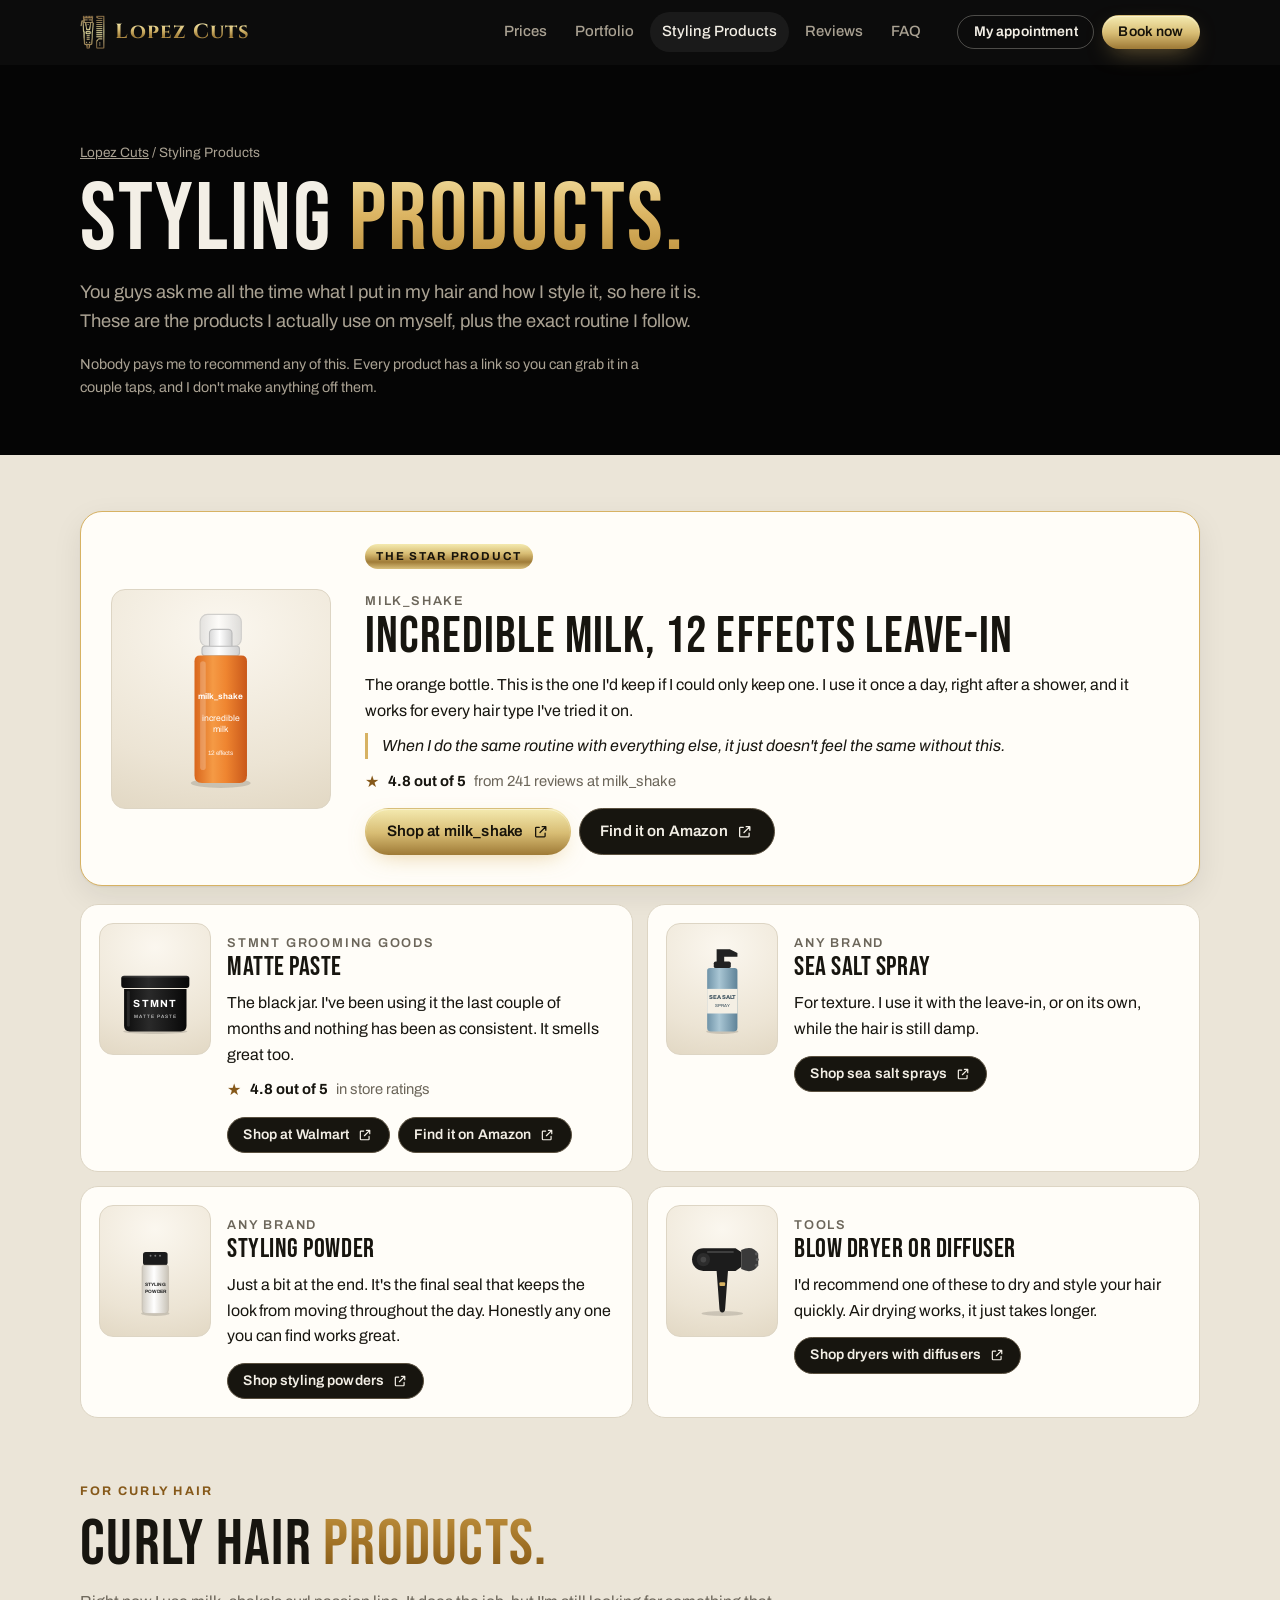
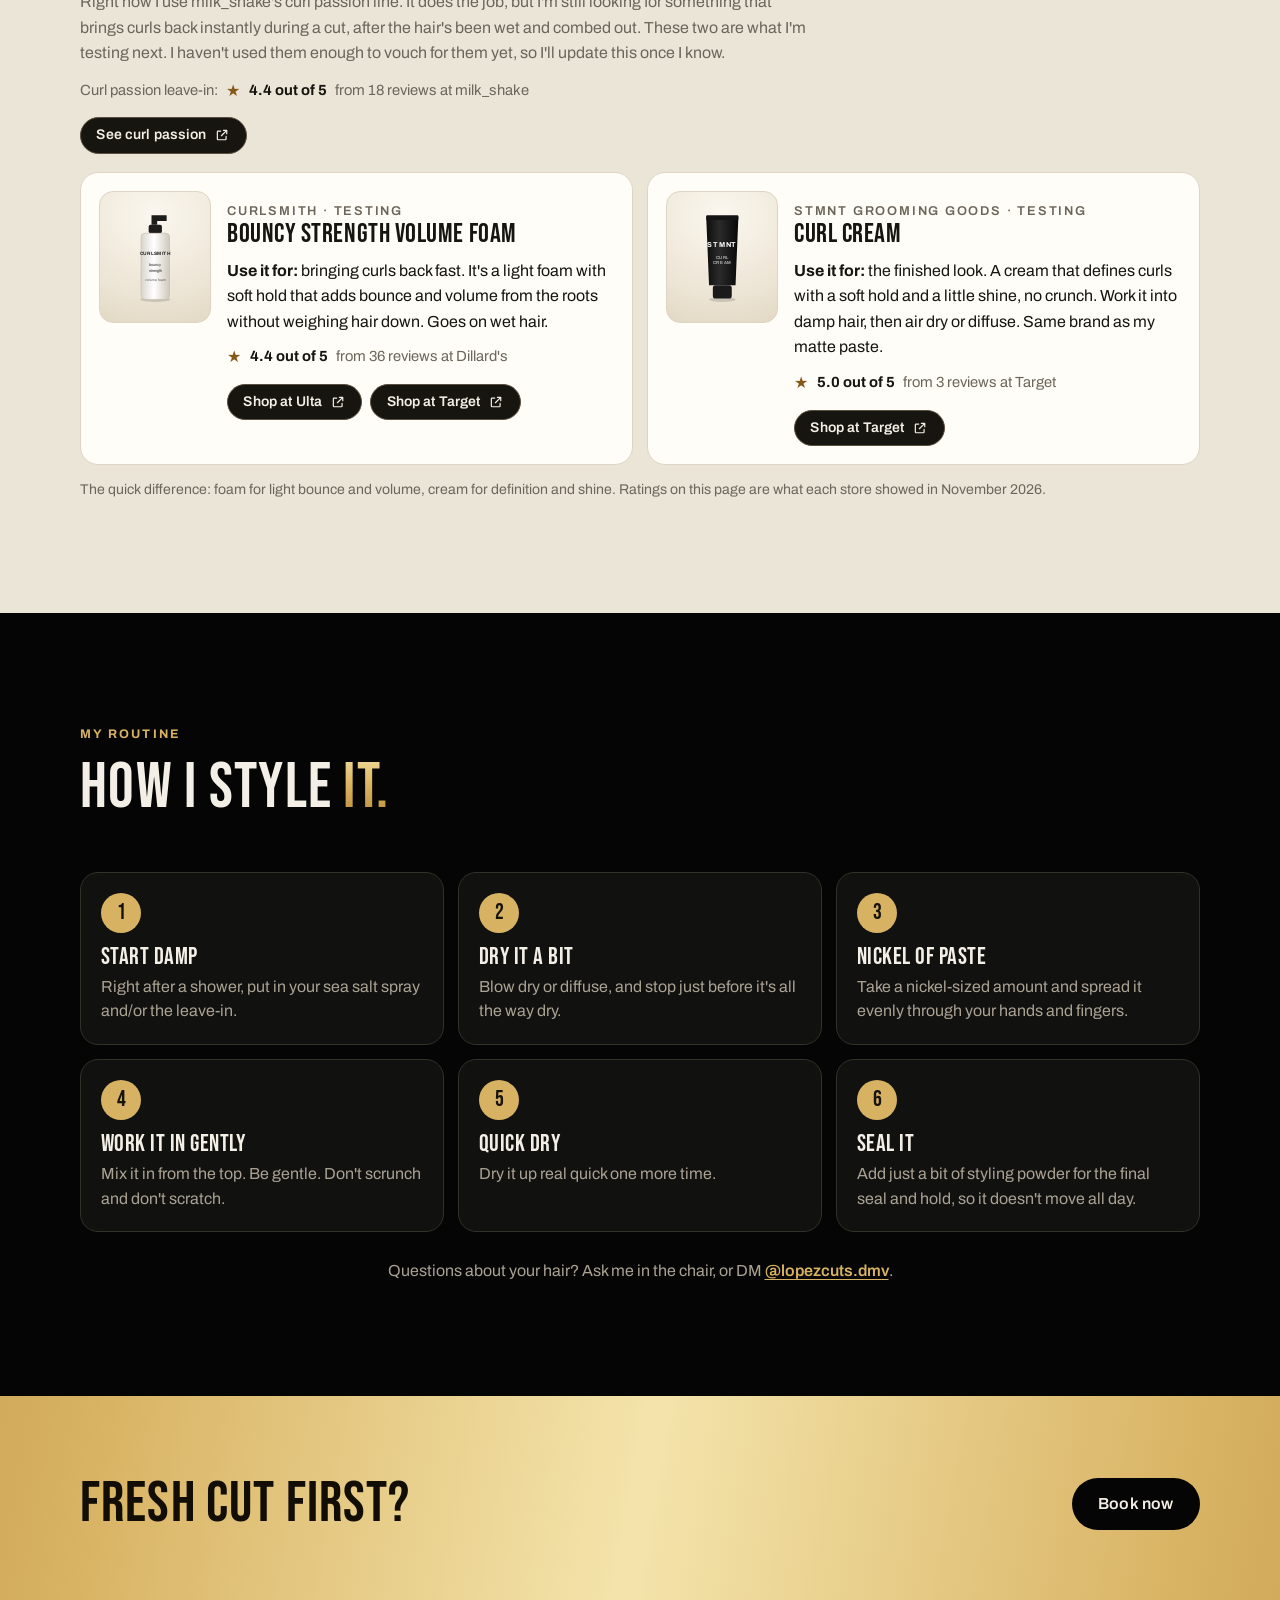
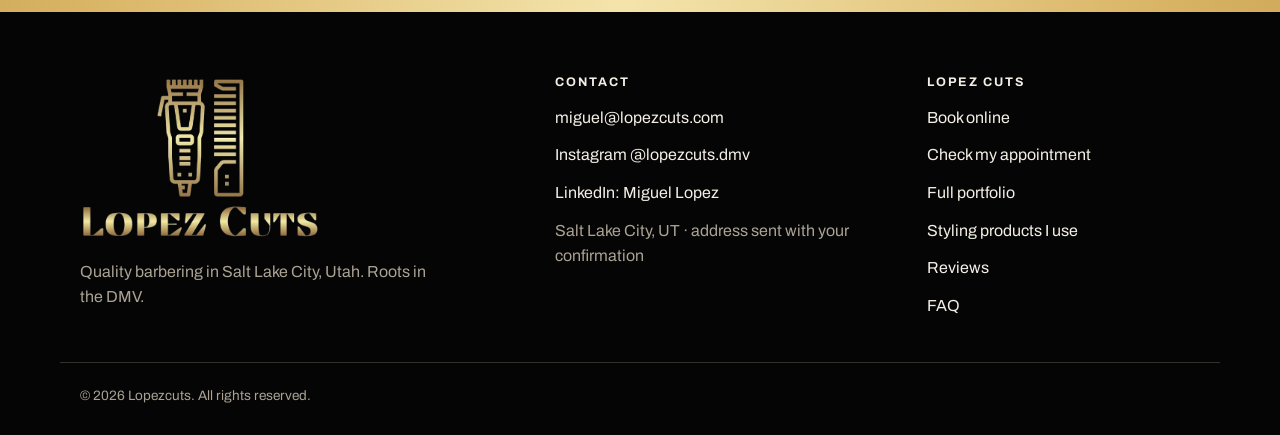
<file: products.html>
<!DOCTYPE html>
<html lang="en">
<head>
<meta charset="UTF-8">
<meta name="viewport" content="width=device-width, initial-scale=1, viewport-fit=cover">
<title>Styling Products I Use | Lopez Cuts by Miguel Lopez, Salt Lake City Barber</title>
<meta name="description" content="The hair products Miguel Lopez of Lopez Cuts actually uses, and his step-by-step routine for styling at home: milk_shake incredible milk, STMNT Matte Paste, sea salt spray and styling powder.">
<link rel="canonical" href="https://www.lopezcuts.com/products">
<meta name="robots" content="index, follow, max-image-preview:large">
<meta property="og:site_name" content="Lopez Cuts">
<meta property="og:title" content="Styling Products I Use | Lopez Cuts">
<meta property="og:description" content="What Miguel uses on his own hair, and how to style yours at home.">
<meta property="og:type" content="website">
<meta property="og:url" content="https://www.lopezcuts.com/products">
<meta property="og:image" content="https://www.lopezcuts.com/assets/img/og-image.jpg">
<meta property="og:image:width" content="1200">
<meta property="og:image:height" content="630">
<meta name="twitter:card" content="summary_large_image">
<script type="application/ld+json">
{
 "@context": "https://schema.org",
 "@type": "WebPage",
 "name": "Styling products I use",
 "url": "https://www.lopezcuts.com/products",
 "description": "The hair products Miguel Lopez uses and his at-home styling routine.",
 "isPartOf": { "@type": "WebSite", "name": "Lopez Cuts", "url": "https://www.lopezcuts.com/" },
 "author": { "@type": "Person", "name": "Miguel Lopez", "url": "https://www.lopezcuts.com/miguel-lopez" },
 "breadcrumb": { "@type": "BreadcrumbList", "itemListElement": [
  { "@type": "ListItem", "position": 1, "name": "Lopez Cuts", "item": "https://www.lopezcuts.com/" },
  { "@type": "ListItem", "position": 2, "name": "Styling Products", "item": "https://www.lopezcuts.com/products" }
 ]}
}
</script>
<meta name="theme-color" content="#050505">
<link rel="icon" type="image/png" sizes="32x32" href="/assets/img/favicon-32.png">
<link rel="icon" type="image/png" sizes="64x64" href="/assets/img/favicon-64.png">
<link rel="apple-touch-icon" href="/assets/img/apple-touch-icon.png">
<link rel="preconnect" href="https://fonts.googleapis.com">
<link rel="preconnect" href="https://fonts.gstatic.com" crossorigin>
<link rel="stylesheet" href="https://fonts.googleapis.com/css2?family=Archivo:wght@400;500;600;700&family=Bebas+Neue&family=Cinzel:wght@600;700&family=Rajdhani:wght@500;600&display=swap">
<link rel="stylesheet" href="/assets/css/site.css">
<style>
  .pr-hero { padding-block: clamp(44px, 6vw, 80px) clamp(36px, 5vw, 56px); }
  .pr-hero h1 { font-size: clamp(3rem, 9vw, 6rem); line-height: .9; margin: 14px 0 14px; }
  .pr-hero .lede { font-size: clamp(1.02rem, 1.7vw, 1.15rem); max-width: 36em; line-height: 1.6; margin: 0; color: var(--on-ink-muted); }
  .pr-hero .note { margin: 16px 0 0; font-size: .9rem; color: var(--on-ink-muted); max-width: 40em; }
  .crumbs { font-size: .85rem; color: var(--on-ink-muted); }
  .crumbs a { color: var(--on-ink-muted); }
  .pr-pic { flex: none; display: grid; place-items: center; border-radius: 14px; background: radial-gradient(120% 90% at 50% 18%, #fbf7ef 0%, #ece4d4 70%, #e2d8c4 100%); border: 1px solid var(--line); overflow: hidden; }
  .pr-pic svg { width: 86%; height: 86%; display: block; }
  .pr-pic img { width: 100%; height: 100%; object-fit: cover; display: block; }
  .pr-star { display: grid; grid-template-columns: 220px 1fr; gap: clamp(18px, 3vw, 34px); align-items: center; padding: clamp(18px, 3vw, 30px); border-radius: 22px; background: var(--card); border: 1px solid var(--gold); box-shadow: var(--shadow); }
  .pr-star .pr-pic { width: 100%; aspect-ratio: 1; }
  .pr-tag { display: inline-block; font: 700 .72rem/1 var(--body); letter-spacing: .16em; text-transform: uppercase; color: #17130a; background-image: var(--gold-grad); border-radius: 999px; padding: 7px 11px; margin-bottom: 12px; }
  .pr-brand { font: 600 .8rem/1 var(--body); letter-spacing: .14em; text-transform: uppercase; color: var(--muted); margin: 0 0 6px; }
  .pr-star h2 { font-size: clamp(2.2rem, 5vw, 3.2rem); }
  .pr-star p, .pr-card p { line-height: 1.6; margin: 10px 0 0; }
  .pr-quote { border-left: 3px solid var(--gold); padding-left: 14px; font-style: italic; }
  .pr-grid { list-style: none; margin: 18px 0 0; padding: 0; display: grid; grid-template-columns: repeat(2, 1fr); gap: 14px; }
  .pr-card { display: flex; gap: 16px; padding: 18px; border-radius: 18px; background: var(--card); border: 1px solid var(--line); }
  .pr-card .pr-pic { width: 112px; height: 132px; }
  .pr-card h3 { font-size: 1.7rem; }
  .pr-links { display: flex; flex-wrap: wrap; gap: 8px; margin-top: 14px; }
  .pr-steps { list-style: none; margin: 0; padding: 0; display: grid; grid-template-columns: repeat(3, 1fr); gap: 14px; counter-reset: s; }
  .pr-steps li { padding: 20px; border-radius: 18px; background: var(--ink-2); border: 1px solid var(--line-ink); }
  .pr-steps b { display: grid; place-items: center; width: 40px; height: 40px; border-radius: 50%; background: var(--gold); color: #17130a; font: 400 1.4rem/1 var(--display); margin-bottom: 12px; }
  .pr-steps h3 { font-size: 1.5rem; margin-bottom: 6px; }
  .pr-steps p { margin: 0; line-height: 1.55; }
  .pr-curly { margin-top: clamp(40px, 6vw, 64px); }
  .pr-curly h2 { margin-bottom: 12px; }
  .pr-curly-lede { max-width: 46em; line-height: 1.6; margin: 0; color: var(--muted); }
  .pr-use b, .pr-rating b { color: var(--text); }
  .pr-rating { display: flex; flex-wrap: wrap; align-items: center; gap: 4px 8px; font-size: .92rem; color: var(--muted); }
  .pr-stars { color: var(--gold-deep); letter-spacing: 1px; font-size: 1rem; }
  .pr-links .btn:not(.gold) { background: #17150f; color: #f3efe6; border: 1px solid #5a503f; }
  .pr-links .btn:not(.gold):hover { border-color: var(--gold); }
  .pr-note { margin: 14px 0 0; font-size: .88rem; color: var(--muted); }
  @media (max-width: 860px) { .pr-steps { grid-template-columns: 1fr 1fr; } }
  @media (max-width: 640px) {
    .pr-star { grid-template-columns: 1fr; }
    .pr-star .pr-pic { aspect-ratio: 16 / 10; }
    .pr-star .pr-pic svg { width: 60%; height: 92%; }
    .pr-grid, .pr-steps { grid-template-columns: 1fr; }
    .pr-card { padding: 16px; gap: 14px; }
    .pr-card .pr-pic { width: 88px; height: 108px; }
    .pr-steps { gap: 10px; }
    .pr-steps li { display: grid; grid-template-columns: 40px 1fr; column-gap: 14px; padding: 16px; }
    .pr-steps b { grid-row: span 2; margin: 0; }
    .pr-steps h3 { font-size: 1.35rem; margin: 6px 0 4px; }
  }
</style>
</head>
<body>
<a class="skip" href="#main">Skip to content</a>
<svg width="0" height="0" style="position:absolute" aria-hidden="true">
  <defs>
  <symbol id="i-arrow" viewBox="0 0 24 24"><path d="M5 12h14M13 6l6 6-6 6"/></symbol>
  <symbol id="i-out" viewBox="0 0 24 24"><path d="M14 5h5v5M19 5l-8 8M18 14v4a1 1 0 0 1-1 1H6a1 1 0 0 1-1-1V7a1 1 0 0 1 1-1h4"/></symbol>
  </defs>
</svg>

<header class="nav" id="nav">
  <div class="wrap nav-row">
    <a class="brand" href="/" aria-label="Lopez Cuts home"><img class="brand-logo" src="/assets/img/logo-mark.png" alt="" width="149" height="200"><span class="brand-word">Lopez Cuts</span></a>
    <nav class="nav-links" aria-label="Main">
      <a href="/#services">Prices</a>
      <a href="/#work">Portfolio</a>
      <a href="/products" class="active" aria-current="page">Styling Products</a>
      <a href="/#reviews">Reviews</a>
      <a href="/#faq">FAQ</a>
    </nav>
    <div style="display:flex;gap:8px;align-items:center">
      <a class="btn ghost sm" href="/#appointment"><span class="hide-xs">My appointment</span><span class="show-xs">My appt</span></a>
      <a class="btn gold sm" href="/#book">Book now</a>
    </div>
  </div>
</header>

<main id="main">
  <section class="band ink pr-hero">
    <div class="wrap">
      <p class="crumbs"><a href="/">Lopez Cuts</a> / Styling Products</p>
      <h1>Styling <span class="gold">products.</span></h1>
      <p class="lede">You guys ask me all the time what I put in my hair and how I style it, so here it is. These are the products I actually use on myself, plus the exact routine I follow.</p>
      <p class="note">Nobody pays me to recommend any of this. Every product has a link so you can grab it in a couple taps, and I don't make anything off them.</p>
    </div>
  </section>

  <section class="band paper" style="padding-top:clamp(32px,5vw,56px)">
    <div class="wrap">
      <article class="pr-star" aria-labelledby="star-h">
        <div class="pr-pic">
          <svg viewBox="0 0 100 100" role="img" aria-label="Drawing of the orange milk_shake incredible milk spray bottle"><defs><linearGradient id="om" x1="0" x2="1"><stop offset="0" stop-color="#d9661c"/><stop offset=".35" stop-color="#f59a45"/><stop offset=".6" stop-color="#ef8530"/><stop offset="1" stop-color="#c9581a"/></linearGradient><linearGradient id="cap" x1="0" x2="1"><stop offset="0" stop-color="#d8d8d8"/><stop offset=".45" stop-color="#ffffff"/><stop offset="1" stop-color="#cfcfcf"/></linearGradient></defs><ellipse cx="50" cy="95" rx="16" ry="2.6" fill="#000" opacity=".14"/><rect x="39" y="5" width="22" height="17" rx="4" fill="url(#cap)" opacity=".65" stroke="#bbb" stroke-width=".6"/><rect x="44" y="13" width="12" height="11" rx="2" fill="url(#cap)" stroke="#bbb" stroke-width=".6"/><rect x="40" y="22" width="20" height="5" rx="1.5" fill="url(#cap)" stroke="#bbb" stroke-width=".6"/><path d="M36 30q0-3 3-3h22q3 0 3 3v61q0 4-4 4H40q-4 0-4-4z" fill="url(#om)"/><text x="50" y="50" text-anchor="middle" font-family="Archivo,Arial,sans-serif" font-size="4.4" font-weight="700" fill="#fff">milk_shake</text><text x="50" y="62" text-anchor="middle" font-family="Archivo,Arial,sans-serif" font-size="4.6" fill="#fff">incredible</text><text x="50" y="68" text-anchor="middle" font-family="Archivo,Arial,sans-serif" font-size="4.6" fill="#fff">milk</text><text x="50" y="80" text-anchor="middle" font-family="Archivo,Arial,sans-serif" font-size="3.4" fill="#fff" opacity=".9">12 effects</text><rect x="39" y="30" width="3" height="58" rx="1.5" fill="#fff" opacity=".22"/></svg>
        </div>
        <div>
          <span class="pr-tag">The star product</span>
          <p class="pr-brand">milk_shake</p>
          <h2 id="star-h">Incredible milk, 12 effects leave-in</h2>
          <p>The orange bottle. This is the one I'd keep if I could only keep one. I use it once a day, right after a shower, and it works for every hair type I've tried it on.</p>
          <p class="pr-quote">When I do the same routine with everything else, it just doesn't feel the same without this.</p>
          <p class="pr-rating"><span class="pr-stars" aria-hidden="true">★</span> <b>4.8 out of 5</b> from 241 reviews at milk_shake</p>
          <div class="pr-links">
            <a class="btn gold" href="https://us.milkshakehair.com/products/milk-shake-incredible-milk" target="_blank" rel="noopener">Shop at milk_shake <svg class="ic"><use href="#i-out"/></svg></a>
            <a class="btn" href="https://www.amazon.com/s?k=milk_shake+incredible+milk+12+effects" target="_blank" rel="noopener">Find it on Amazon <svg class="ic"><use href="#i-out"/></svg></a>
          </div>
        </div>
      </article>

      <ul class="pr-grid">
        <li class="pr-card">
          <div class="pr-pic">
          <svg viewBox="0 0 100 100" role="img" aria-label="Drawing of the black STMNT Matte Paste jar"><defs><linearGradient id="jb" x1="0" x2="1"><stop offset="0" stop-color="#0c0c0c"/><stop offset=".4" stop-color="#2a2a2a"/><stop offset="1" stop-color="#080808"/></linearGradient></defs><ellipse cx="50" cy="95" rx="34" ry="2.6" fill="#000" opacity=".14"/><rect x="14" y="36" width="72" height="13" rx="3" fill="url(#jb)"/><rect x="14" y="36" width="72" height="2" rx="1" fill="#fff" opacity=".12"/><path d="M17 50h66v39q0 6-6 6H23q-6 0-6-6z" fill="url(#jb)"/><text x="50" y="69" text-anchor="middle" font-family="Archivo,Arial,sans-serif" font-size="11" font-weight="700" letter-spacing="1.2" fill="#fff">STMNT</text><text x="50" y="81" text-anchor="middle" font-family="Archivo,Arial,sans-serif" font-size="5" letter-spacing="1" fill="#e9e9e9">MATTE PASTE</text><rect x="20" y="52" width="3" height="38" rx="1.5" fill="#fff" opacity=".1"/></svg>
          </div>
          <div>
            <p class="pr-brand">STMNT Grooming Goods</p>
            <h3>Matte Paste</h3>
            <p>The black jar. I've been using it the last couple of months and nothing has been as consistent. It smells great too.</p>
            <p class="pr-rating"><span class="pr-stars" aria-hidden="true">★</span> <b>4.8 out of 5</b> in store ratings</p>
            <div class="pr-links"><a class="btn sm" href="https://www.walmart.com/ip/STMNT-Grooming-Goods-Matte-Paste-3-38-oz/5119878040" target="_blank" rel="noopener">Shop at Walmart <svg class="ic"><use href="#i-out"/></svg></a><a class="btn sm" href="https://www.amazon.com/s?k=STMNT+Grooming+Goods+Matte+Paste" target="_blank" rel="noopener">Find it on Amazon <svg class="ic"><use href="#i-out"/></svg></a></div>
          </div>
        </li>
        <li class="pr-card">
          <div class="pr-pic">
          <svg viewBox="0 0 100 100" role="img" aria-label="Drawing of a sea salt spray bottle"><defs><linearGradient id="ss" x1="0" x2="1"><stop offset="0" stop-color="#6f93a8"/><stop offset=".4" stop-color="#a9c6d4"/><stop offset="1" stop-color="#5f8398"/></linearGradient></defs><ellipse cx="50" cy="95" rx="17" ry="2.6" fill="#000" opacity=".14"/><path d="M44 8h14l8 4v4H52v6h-8z" fill="#222"/><rect x="41" y="21" width="18" height="7" rx="2" fill="#222"/><path d="M34 31q0-3 3-3h26q3 0 3 3v60q0 4-4 4H38q-4 0-4-4z" fill="url(#ss)"/><rect x="34" y="50" width="32" height="26" fill="#f4efe4"/><text x="50" y="61" text-anchor="middle" font-family="Archivo,Arial,sans-serif" font-size="6" font-weight="700" fill="#2b4352">SEA SALT</text><text x="50" y="69" text-anchor="middle" font-family="Archivo,Arial,sans-serif" font-size="4.6" fill="#2b4352">SPRAY</text></svg>
          </div>
          <div>
            <p class="pr-brand">Any brand</p>
            <h3>Sea salt spray</h3>
            <p>For texture. I use it with the leave-in, or on its own, while the hair is still damp.</p>
            <div class="pr-links"><a class="btn sm" href="https://www.amazon.com/s?k=sea+salt+spray+for+men" target="_blank" rel="noopener">Shop sea salt sprays <svg class="ic"><use href="#i-out"/></svg></a></div>
          </div>
        </li>
        <li class="pr-card">
          <div class="pr-pic">
          <svg viewBox="0 0 100 100" role="img" aria-label="Drawing of a small styling powder bottle"><defs><linearGradient id="pw" x1="0" x2="1"><stop offset="0" stop-color="#cfcac0"/><stop offset=".45" stop-color="#ffffff"/><stop offset="1" stop-color="#c8c2b6"/></linearGradient></defs><ellipse cx="50" cy="95" rx="15" ry="2.6" fill="#000" opacity=".14"/><rect x="37" y="30" width="26" height="14" rx="3" fill="#1b1b1b"/><circle cx="45" cy="34" r="1" fill="#777"/><circle cx="50" cy="34" r="1" fill="#777"/><circle cx="55" cy="34" r="1" fill="#777"/><path d="M36 46q0-2 2-2h24q2 0 2 2v45q0 4-4 4H40q-4 0-4-4z" fill="url(#pw)" stroke="#bdb6a8" stroke-width=".6"/><text x="50" y="66" text-anchor="middle" font-family="Archivo,Arial,sans-serif" font-size="5" font-weight="700" fill="#222">STYLING</text><text x="50" y="73" text-anchor="middle" font-family="Archivo,Arial,sans-serif" font-size="5" font-weight="700" fill="#222">POWDER</text></svg>
          </div>
          <div>
            <p class="pr-brand">Any brand</p>
            <h3>Styling powder</h3>
            <p>Just a bit at the end. It's the final seal that keeps the look from moving throughout the day. Honestly any one you can find works great.</p>
            <div class="pr-links"><a class="btn sm" href="https://www.amazon.com/s?k=hair+styling+powder+men" target="_blank" rel="noopener">Shop styling powders <svg class="ic"><use href="#i-out"/></svg></a></div>
          </div>
        </li>
        <li class="pr-card">
          <div class="pr-pic">
          <svg viewBox="0 0 100 100" role="img" aria-label="Drawing of a blow dryer with a diffuser"><ellipse cx="50" cy="95" rx="22" ry="2.6" fill="#000" opacity=".14"/><path d="M30 26h34l6 4v16l-6 4H30a12 12 0 0 1 0-24z" fill="#1c1c1c"/><path d="M34 30h28" stroke="#fff" stroke-opacity=".15" stroke-width="2"/><circle cx="30" cy="38" r="7" fill="#2c2c2c"/><circle cx="30" cy="38" r="3" fill="#444"/><path d="M70 28q12-6 18 4v12q-6 10-18 4z" fill="#3a3a3a"/><g fill="#5a5a5a"><circle cx="86" cy="32" r="1.6"/><circle cx="87" cy="38" r="1.6"/><circle cx="86" cy="44" r="1.6"/></g><path d="M44 50h12l-3 40q-.3 4-3 4t-3-4z" fill="#1c1c1c"/><rect x="47" y="62" width="6" height="4" rx="1" fill="#d7b263"/></svg>
          </div>
          <div>
            <p class="pr-brand">Tools</p>
            <h3>Blow dryer or diffuser</h3>
            <p>I'd recommend one of these to dry and style your hair quickly. Air drying works, it just takes longer.</p>
            <div class="pr-links"><a class="btn sm" href="https://www.amazon.com/s?k=hair+dryer+with+diffuser" target="_blank" rel="noopener">Shop dryers with diffusers <svg class="ic"><use href="#i-out"/></svg></a></div>
          </div>
        </li>
      </ul>

      <div class="pr-curly" id="curly">
        <p class="kicker">For curly hair</p>
        <h2>Curly hair <span class="gold">products.</span></h2>
        <p class="pr-curly-lede">Right now I use milk_shake's curl passion line. It does the job, but I'm still looking for something that brings curls back instantly during a cut, after the hair's been wet and combed out. These two are what I'm testing next. I haven't used them enough to vouch for them yet, so I'll update this once I know.</p>
        <p class="pr-rating" style="margin-top:12px">Curl passion leave-in: <span class="pr-stars" aria-hidden="true">★</span> <b>4.4 out of 5</b> from 18 reviews at milk_shake</p>
        <div class="pr-links"><a class="btn sm" href="https://us.milkshakehair.com/products/milk_shake-curl-passion-leave-in" target="_blank" rel="noopener">See curl passion <svg class="ic"><use href="#i-out"/></svg></a></div>
        <ul class="pr-grid">
          <li class="pr-card">
            <div class="pr-pic">
          <svg viewBox="0 0 100 100" role="img" aria-label="Drawing of the Curlsmith Bouncy Strength Volume Foam pump bottle"><defs><linearGradient id="cf" x1="0" x2="1"><stop offset="0" stop-color="#d9d5cd"/><stop offset=".45" stop-color="#ffffff"/><stop offset="1" stop-color="#cfc9bd"/></linearGradient></defs><ellipse cx="50" cy="95" rx="16" ry="2.6" fill="#000" opacity=".14"/><path d="M46 6h16v6H52v4h-6z" fill="#1d1d1d"/><rect x="43" y="16" width="14" height="9" rx="2" fill="#1d1d1d"/><path d="M35 29q0-4 4-4h22q4 0 4 4v61q0 5-5 5H40q-5 0-5-5z" fill="url(#cf)" stroke="#bdb6a8" stroke-width=".6"/><text x="50" y="48" text-anchor="middle" font-family="Archivo,Arial,sans-serif" font-size="5" font-weight="700" letter-spacing=".4" fill="#222">CURLSMITH</text><text x="50" y="60" text-anchor="middle" font-family="Archivo,Arial,sans-serif" font-size="4.2" fill="#333">bouncy</text><text x="50" y="66" text-anchor="middle" font-family="Archivo,Arial,sans-serif" font-size="4.2" fill="#333">strength</text><text x="50" y="76" text-anchor="middle" font-family="Archivo,Arial,sans-serif" font-size="3.6" fill="#555">volume foam</text></svg>
            </div>
            <div>
              <p class="pr-brand">Curlsmith · Testing</p>
              <h3>Bouncy Strength Volume Foam</h3>
              <p class="pr-use"><b>Use it for:</b> bringing curls back fast. It's a light foam with soft hold that adds bounce and volume from the roots without weighing hair down. Goes on wet hair.</p>
              <p class="pr-rating"><span class="pr-stars" aria-hidden="true">★</span> <b>4.4 out of 5</b> from 36 reviews at Dillard's</p>
              <div class="pr-links"><a class="btn sm" href="https://www.ulta.com/search?search=curlsmith%20bouncy%20strength%20volume%20foam" target="_blank" rel="noopener">Shop at Ulta <svg class="ic"><use href="#i-out"/></svg></a><a class="btn sm" href="https://www.target.com/p/curlsmith-bouncy-strength-volume-foam-7-5-fl-oz-ulta-beauty/-/A-82518927" target="_blank" rel="noopener">Shop at Target <svg class="ic"><use href="#i-out"/></svg></a></div>
            </div>
          </li>
          <li class="pr-card">
            <div class="pr-pic">
          <svg viewBox="0 0 100 100" role="img" aria-label="Drawing of the black STMNT Curl Cream tube"><defs><linearGradient id="ct" x1="0" x2="1"><stop offset="0" stop-color="#0c0c0c"/><stop offset=".4" stop-color="#2b2b2b"/><stop offset="1" stop-color="#080808"/></linearGradient></defs><ellipse cx="50" cy="95" rx="14" ry="2.6" fill="#000" opacity=".14"/><rect x="40" y="80" width="20" height="14" rx="3" fill="#1a1a1a"/><path d="M33 8h34l-3 72H36z" fill="url(#ct)"/><rect x="33" y="6" width="34" height="5" rx="1" fill="#141414"/><text x="50" y="40" text-anchor="middle" font-family="Archivo,Arial,sans-serif" font-size="7.5" font-weight="700" letter-spacing=".8" fill="#fff">STMNT</text><text x="50" y="52" text-anchor="middle" font-family="Archivo,Arial,sans-serif" font-size="4.6" letter-spacing=".6" fill="#e9e9e9">CURL</text><text x="50" y="58" text-anchor="middle" font-family="Archivo,Arial,sans-serif" font-size="4.6" letter-spacing=".6" fill="#e9e9e9">CREAM</text></svg>
            </div>
            <div>
              <p class="pr-brand">STMNT Grooming Goods · Testing</p>
              <h3>Curl Cream</h3>
              <p class="pr-use"><b>Use it for:</b> the finished look. A cream that defines curls with a soft hold and a little shine, no crunch. Work it into damp hair, then air dry or diffuse. Same brand as my matte paste.</p>
              <p class="pr-rating"><span class="pr-stars" aria-hidden="true">★</span> <b>5.0 out of 5</b> from 3 reviews at Target</p>
              <div class="pr-links"><a class="btn sm" href="https://www.target.com/p/-/A-92806467" target="_blank" rel="noopener">Shop at Target <svg class="ic"><use href="#i-out"/></svg></a></div>
            </div>
          </li>
        </ul>
        <p class="pr-note">The quick difference: foam for light bounce and volume, cream for definition and shine. Ratings on this page are what each store showed in November 2026.</p>
      </div>
    </div>
  </section>

  <section class="band ink" id="routine">
    <div class="wrap">
      <div class="sec-head"><div><p class="kicker">My routine</p><h2>How I style <span class="gold">it.</span></h2></div></div>
      <ol class="pr-steps">
        <li><b>1</b><h3>Start damp</h3><p>Right after a shower, put in your sea salt spray and/or the leave-in.</p></li>
        <li><b>2</b><h3>Dry it a bit</h3><p>Blow dry or diffuse, and stop just before it's all the way dry.</p></li>
        <li><b>3</b><h3>Nickel of paste</h3><p>Take a nickel-sized amount and spread it evenly through your hands and fingers.</p></li>
        <li><b>4</b><h3>Work it in gently</h3><p>Mix it in from the top. Be gentle. Don't scrunch and don't scratch.</p></li>
        <li><b>5</b><h3>Quick dry</h3><p>Dry it up real quick one more time.</p></li>
        <li><b>6</b><h3>Seal it</h3><p>Add just a bit of styling powder for the final seal and hold, so it doesn't move all day.</p></li>
      </ol>
      <p class="center" style="margin-top:26px">Questions about your hair? Ask me in the chair, or DM <a class="link" style="color:var(--gold)" href="https://www.instagram.com/lopezcuts.dmv/" target="_blank" rel="noopener">@lopezcuts.dmv</a>.</p>
    </div>
  </section>

  <section class="band gold-band">
    <div class="wrap cta-row">
      <h2>Fresh cut first?</h2>
      <a class="btn ink lg" href="/#book">Book now</a>
    </div>
  </section>
</main>

<footer class="footer" id="contact">
  <div class="wrap foot-grid">
    <div>
      <a class="foot-logo" href="/" aria-label="Lopez Cuts home"><img src="/assets/img/logo-full.png" alt="Lopez Cuts" width="641" height="435" loading="lazy"></a>
      <p class="muted">Quality barbering in Salt Lake City, Utah. Roots in the DMV.</p>
    </div>
    <div>
      <h3 class="foot-h">Contact</h3>
      <ul class="foot-list">
        <li><a href="mailto:miguel@lopezcuts.com">miguel@lopezcuts.com</a></li>
        <li><a href="https://www.instagram.com/lopezcuts.dmv/" target="_blank" rel="noopener me">Instagram @lopezcuts.dmv</a></li>
        <li><a href="https://www.linkedin.com/in/miguel-lopez-ml403/" target="_blank" rel="noopener me">LinkedIn: Miguel Lopez</a></li>
        <li><span>Salt Lake City, UT · address sent with your confirmation</span></li>
      </ul>
    </div>
    <div>
      <h3 class="foot-h">Lopez Cuts</h3>
      <ul class="foot-list">
        <li><a href="/#book">Book online</a></li>
        <li><a href="/#appointment">Check my appointment</a></li>
        <li><a href="/portfolio">Full portfolio</a></li>
        <li><a href="/products">Styling products I use</a></li>
        <li><a href="/#reviews">Reviews</a></li>
        <li><a href="/#faq">FAQ</a></li>
      </ul>
    </div>
  </div>
  <div class="wrap foot-base">
    <p>© 2026 Lopezcuts. All rights reserved.</p>
  </div>
</footer>
</body>
</html>
</file>
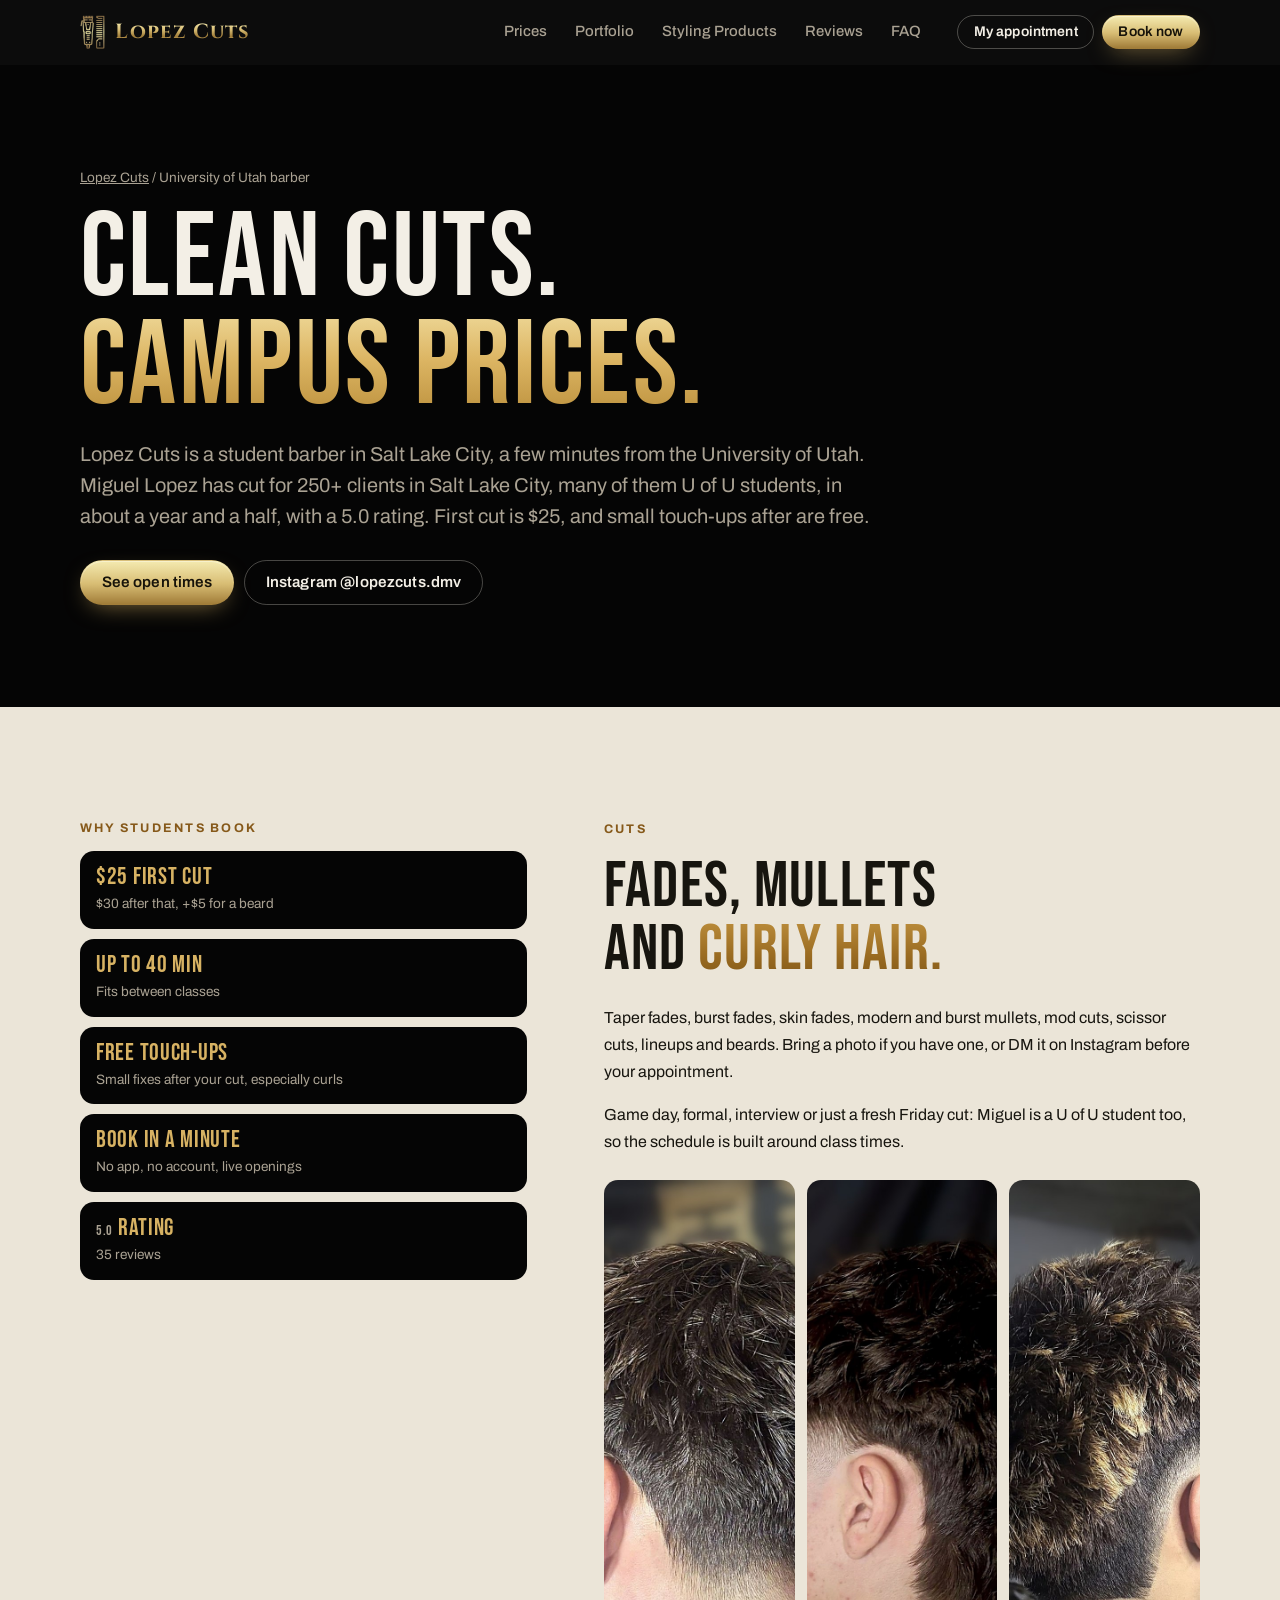
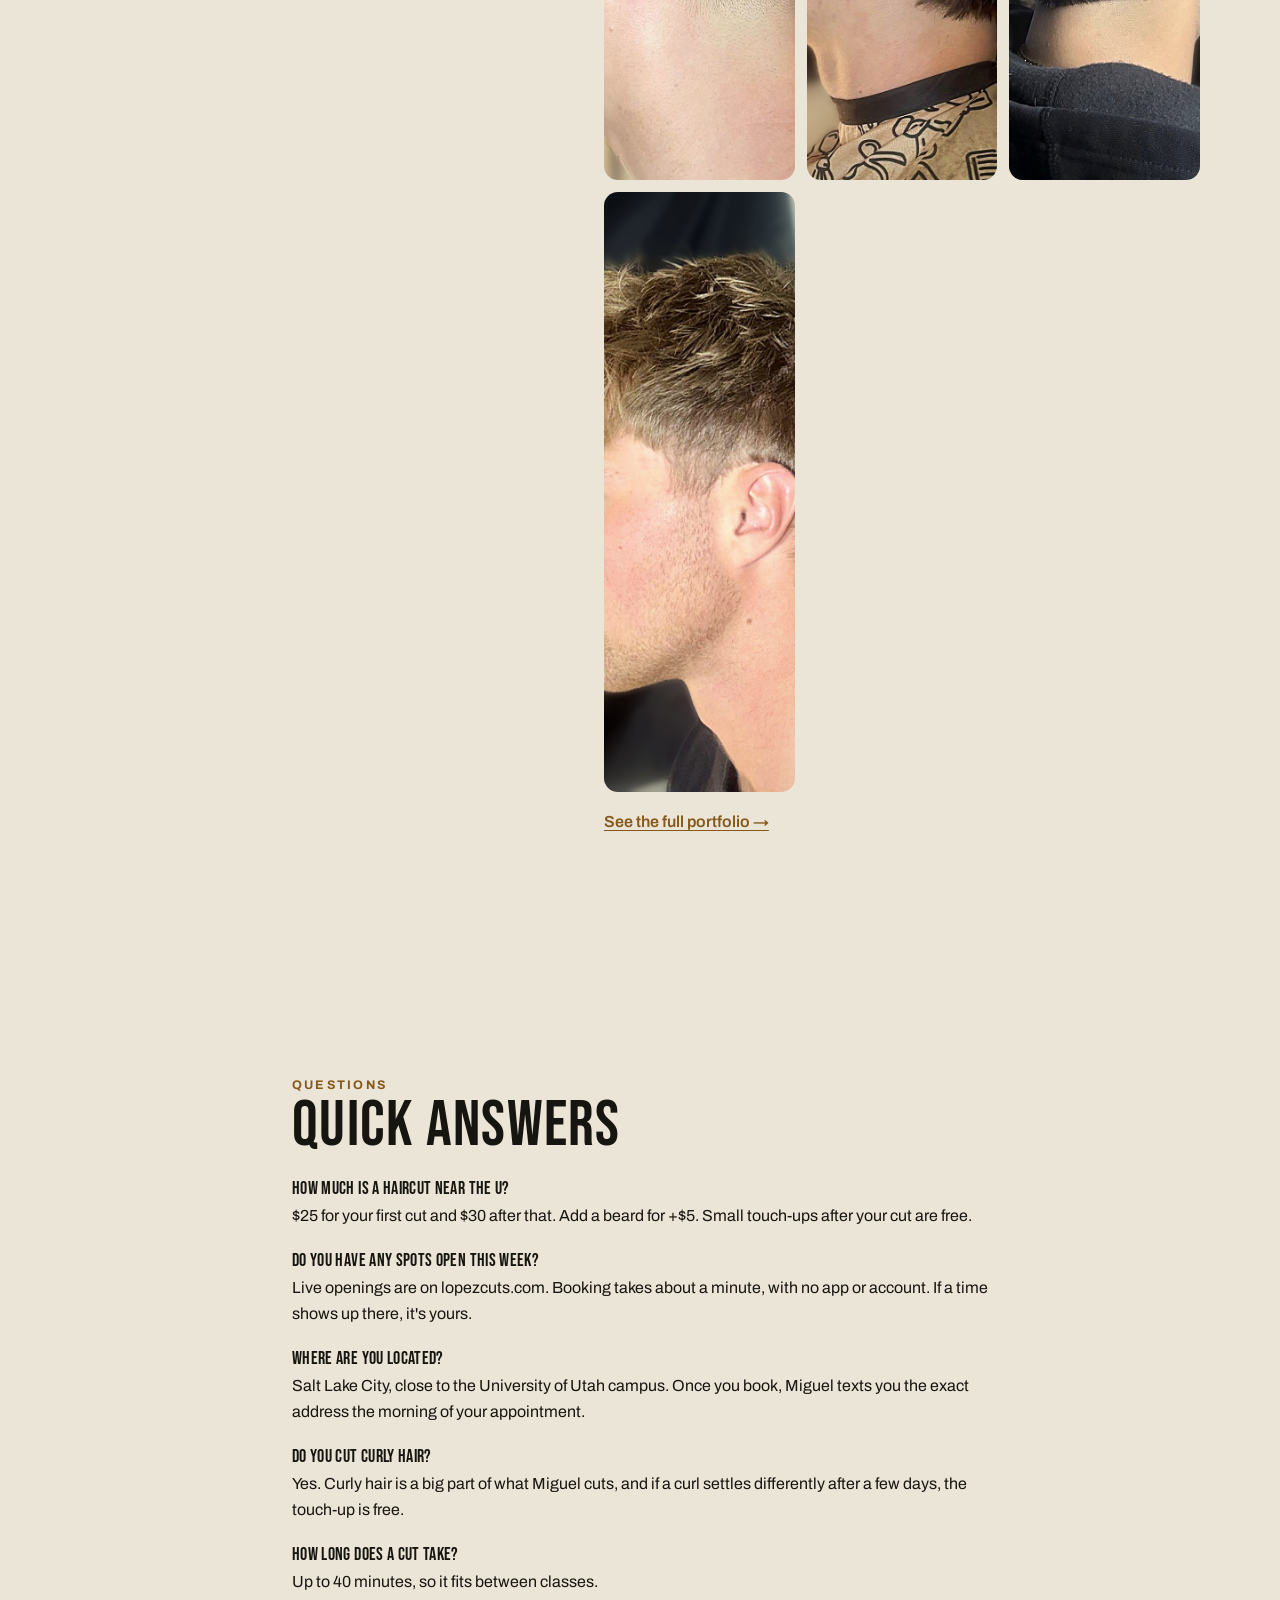
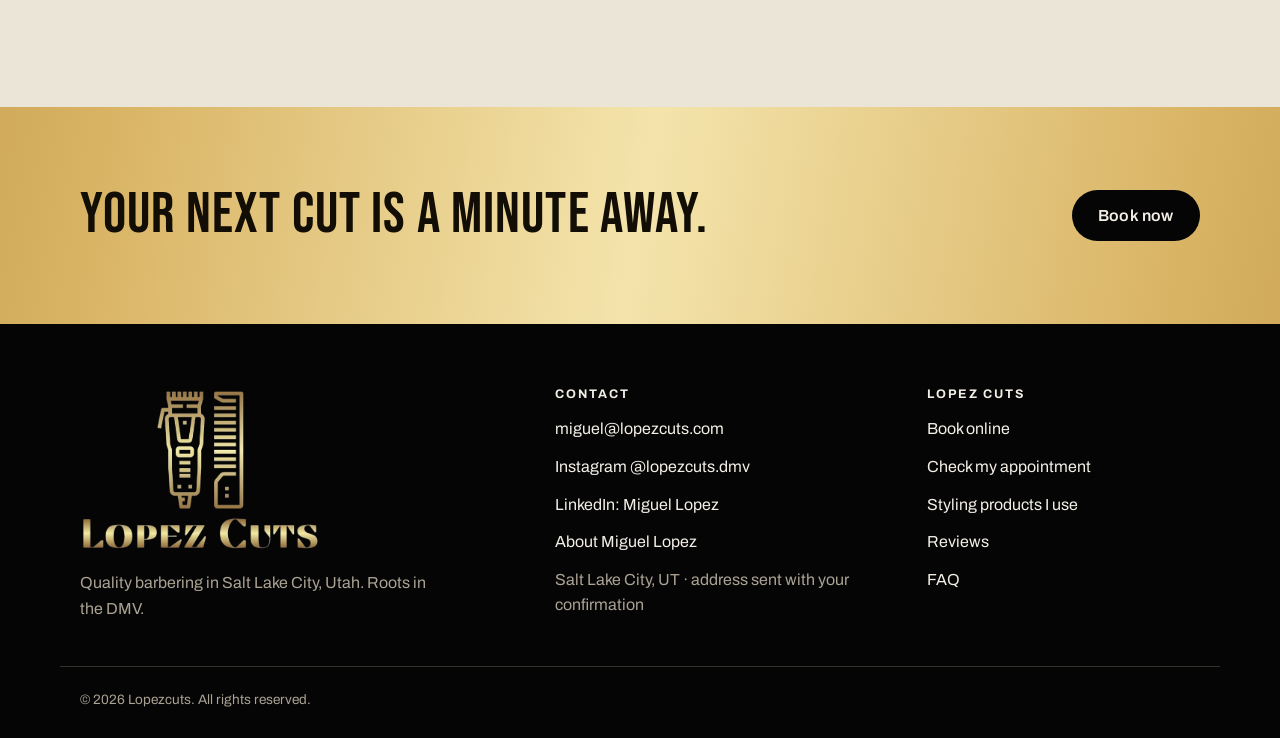
<file: university-of-utah-barber.html>
<!DOCTYPE html>
<html lang="en">
<head>
<meta charset="UTF-8">
<meta name="viewport" content="width=device-width, initial-scale=1, viewport-fit=cover">
<title>Barber near the University of Utah | Lopez Cuts, Salt Lake City</title>
<meta name="description" content="Student barber near the University of Utah campus. Taper fades, burst fades, mullets, scissor cuts and curly hair by Miguel Lopez. $25 first cut, free touch-ups, book online in a minute.">
<link rel="canonical" href="https://www.lopezcuts.com/university-of-utah-barber">
<meta name="robots" content="index, follow, max-image-preview:large">
<meta property="og:site_name" content="Lopez Cuts">
<meta property="og:title" content="Barber near the University of Utah | Lopez Cuts">
<meta property="og:description" content="Clean cuts, campus prices. $25 first cut, free touch-ups. Book online in a minute.">
<meta property="og:type" content="website">
<meta property="og:url" content="https://www.lopezcuts.com/university-of-utah-barber">
<meta property="og:image" content="https://www.lopezcuts.com/assets/img/og-image.jpg">
<meta property="og:image:width" content="1200">
<meta property="og:image:height" content="630">
<meta name="twitter:card" content="summary_large_image">
<script type="application/ld+json">
{
 "@context": "https://schema.org",
 "@graph": [
  {
   "@type": "WebPage",
   "@id": "https://www.lopezcuts.com/university-of-utah-barber#page",
   "url": "https://www.lopezcuts.com/university-of-utah-barber",
   "name": "Barber near the University of Utah | Lopez Cuts",
   "isPartOf": {
    "@id": "https://www.lopezcuts.com/#website"
   },
   "about": {
    "@id": "https://www.lopezcuts.com/#business"
   },
   "dateModified": "2026-11-08"
  },
  {
   "@type": "FAQPage",
   "@id": "https://www.lopezcuts.com/university-of-utah-barber#faq",
   "mainEntity": [
    {
     "@type": "Question",
     "name": "How much is a haircut near the U?",
     "acceptedAnswer": {
      "@type": "Answer",
      "text": "$25 for your first cut and $30 after that. Add a beard for +$5. Small touch-ups after your cut are free."
     }
    },
    {
     "@type": "Question",
     "name": "Do you have any spots open this week?",
     "acceptedAnswer": {
      "@type": "Answer",
      "text": "Live openings are on lopezcuts.com. Booking takes about a minute, with no app or account. If a time shows up there, it's yours."
     }
    },
    {
     "@type": "Question",
     "name": "Where are you located?",
     "acceptedAnswer": {
      "@type": "Answer",
      "text": "Salt Lake City, close to the University of Utah campus. Once you book, Miguel texts you the exact address the morning of your appointment."
     }
    },
    {
     "@type": "Question",
     "name": "Do you cut curly hair?",
     "acceptedAnswer": {
      "@type": "Answer",
      "text": "Yes. Curly hair is a big part of what Miguel cuts, and if a curl settles differently after a few days, the touch-up is free."
     }
    },
    {
     "@type": "Question",
     "name": "How long does a cut take?",
     "acceptedAnswer": {
      "@type": "Answer",
      "text": "Up to 40 minutes, so it fits between classes."
     }
    }
   ]
  },
  {
   "@type": "BreadcrumbList",
   "itemListElement": [
    {
     "@type": "ListItem",
     "position": 1,
     "name": "Lopez Cuts",
     "item": "https://www.lopezcuts.com/"
    },
    {
     "@type": "ListItem",
     "position": 2,
     "name": "University of Utah barber",
     "item": "https://www.lopezcuts.com/university-of-utah-barber"
    }
   ]
  }
 ]
}
</script>
<meta name="theme-color" content="#050505">
<link rel="icon" type="image/png" sizes="32x32" href="/assets/img/favicon-32.png">
<link rel="icon" type="image/png" sizes="64x64" href="/assets/img/favicon-64.png">
<link rel="apple-touch-icon" href="/assets/img/apple-touch-icon.png">
<link rel="preconnect" href="https://fonts.googleapis.com">
<link rel="preconnect" href="https://fonts.gstatic.com" crossorigin>
<link rel="stylesheet" href="https://fonts.googleapis.com/css2?family=Archivo:wght@400;500;600;700&family=Bebas+Neue&family=Cinzel:wght@600;700&family=Rajdhani:wght@500;600&display=swap">
<link rel="stylesheet" href="/assets/css/site.css">
<style>
  .about-hero { padding-block: clamp(56px, 8vw, 104px); }
  .about-hero h1 { font-size: clamp(3.6rem, 11vw, 7.5rem); line-height: .9; margin: 16px 0 18px; }
  .about-hero .lede { font-size: clamp(1.05rem, 2vw, 1.25rem); max-width: 40em; line-height: 1.55; }
  .about-hero .row { display: flex; flex-wrap: wrap; gap: 10px; margin-top: 28px; }
  .about-body p { line-height: 1.7; margin-bottom: 16px; max-width: 42em; }
  .facts { list-style: none; margin: 0; padding: 0; display: grid; gap: 10px; }
  .facts li { background: var(--ink); color: var(--on-ink); border-radius: 14px; padding: 14px 16px; display: flex; flex-direction: column; gap: 4px; }
  .facts b { font: 400 1.5rem/1 var(--display); color: var(--gold); letter-spacing: .03em; }
  .facts span { font-size: .85rem; color: var(--on-ink-muted); }
  .links { list-style: none; margin: 0; padding: 0; display: grid; grid-template-columns: repeat(auto-fit, minmax(220px, 1fr)); gap: 12px; }
  .links a { display: flex; flex-direction: column; gap: 4px; padding: 18px; border-radius: 16px; border: 1px solid var(--line-ink); background: var(--ink-2); color: var(--on-ink); text-decoration: none; transition: border-color .2s; }
  .links a:hover { border-color: var(--gold); }
  .links b { color: var(--gold); font-weight: 700; }
  .links span { color: var(--on-ink-muted); font-size: .88rem; overflow-wrap: anywhere; }
  .crumbs { font-size: .85rem; color: var(--on-ink-muted); }
  .crumbs a { color: var(--on-ink-muted); }
  .shots { display: grid; grid-template-columns: repeat(auto-fit, minmax(160px, 1fr)); gap: 12px; margin-top: 24px; }
  .shots img { width: 100%; aspect-ratio: 4 / 5; object-fit: cover; object-position: 50% 28%; border-radius: 14px; display: block; }
  .qa { max-width: 46em; }
  .qa h3 { margin: 22px 0 6px; font-size: 1.1rem; }
  .qa p { line-height: 1.65; margin: 0; }
  @media (max-width: 760px) { .story-grid { grid-template-columns: 1fr; } }
</style>
</head>
<body>
<a class="skip" href="#main">Skip to content</a>

<header class="nav" id="nav">
  <div class="wrap nav-row">
    <a class="brand" href="/" aria-label="Lopez Cuts home"><img class="brand-logo" src="/assets/img/logo-mark.png" alt="" width="149" height="200"><span class="brand-word">Lopez Cuts</span></a>
    <nav class="nav-links" aria-label="Main">
      <a href="/#services">Prices</a>
      <a href="/#work">Portfolio</a>
      <a href="/products">Styling Products</a>
      <a href="/#reviews">Reviews</a>
      <a href="/#faq">FAQ</a>
    </nav>
    <div style="display:flex;gap:8px;align-items:center">
      <a class="btn ghost sm" href="/#appointment"><span class="hide-xs">My appointment</span><span class="show-xs">My appt</span></a>
      <a class="btn gold sm" href="/#book">Book now</a>
    </div>
  </div>
</header>

<main id="main">
  <section class="band ink about-hero">
    <div class="wrap">
      <p class="crumbs"><a href="/">Lopez Cuts</a> / University of Utah barber</p>
      <h1>Clean cuts. <span class="gold">Campus prices.</span></h1>
      <p class="lede">Lopez Cuts is a student barber in Salt Lake City, a few minutes from the University of Utah. Miguel Lopez has cut for 250+ clients in Salt Lake City, many of them U of U students, in about a year and a half, with a 5.0 rating. First cut is $25, and small touch-ups after are free.</p>
      <div class="row">
        <a class="btn gold" href="/?src=google#book">See open times</a>
        <a class="btn ghost" href="https://www.instagram.com/lopezcuts.dmv/" target="_blank" rel="noopener me">Instagram @lopezcuts.dmv</a>
      </div>
    </div>
  </section>

  <section class="band paper">
    <div class="wrap story-grid">
      <div>
        <p class="kicker">Why students book</p>
        <ul class="facts">
          <li><b>$25 first cut</b><span>$30 after that, +$5 for a beard</span></li>
          <li><b>Up to 40 min</b><span>Fits between classes</span></li>
          <li><b>Free touch-ups</b><span>Small fixes after your cut, especially curls</span></li>
          <li><b>Book in a minute</b><span>No app, no account, live openings</span></li>
          <li><b><span data-rating="avg">5.0</span> rating</b><span data-rating="count">35 reviews</span></li>
        </ul>
      </div>
      <div class="about-body">
        <p class="kicker">Cuts</p>
        <h2 style="margin-bottom:22px">Fades, mullets and <span class="gold">curly hair.</span></h2>
        <p>Taper fades, burst fades, skin fades, modern and burst mullets, mod cuts, scissor cuts, lineups and beards. Bring a photo if you have one, or DM it on Instagram before your appointment.</p>
        <p>Game day, formal, interview or just a fresh Friday cut: Miguel is a U of U student too, so the schedule is built around class times.</p>
        <div class="shots">
        <img src="/assets/img/portfolio/super-clean-taper-fade.jpg" alt="Clean taper fade on a University of Utah student" width="480" height="600" loading="lazy">
        <img src="/assets/img/portfolio/modern-mullet-noah.jpg" alt="Modern mullet cut in Salt Lake City" width="480" height="600" loading="lazy">
        <img src="/assets/img/portfolio/seby-burst-fade.jpg" alt="Burst fade by Lopez Cuts" width="480" height="600" loading="lazy">
        <img src="/assets/img/portfolio/scissor-work-james.jpg" alt="Scissor cut for curly hair, Salt Lake City" width="480" height="600" loading="lazy">
        </div>
        <p style="margin-top:16px"><a class="link" href="/#work">See the full portfolio &rarr;</a></p>
      </div>
    </div>
  </section>

  <section class="band paper" id="faq">
    <div class="wrap qa">
      <p class="kicker">Questions</p>
      <h2>Quick answers</h2>
        <h3>How much is a haircut near the U?</h3>
        <p>$25 for your first cut and $30 after that. Add a beard for +$5. Small touch-ups after your cut are free.</p>
        <h3>Do you have any spots open this week?</h3>
        <p>Live openings are on lopezcuts.com. Booking takes about a minute, with no app or account. If a time shows up there, it's yours.</p>
        <h3>Where are you located?</h3>
        <p>Salt Lake City, close to the University of Utah campus. Once you book, Miguel texts you the exact address the morning of your appointment.</p>
        <h3>Do you cut curly hair?</h3>
        <p>Yes. Curly hair is a big part of what Miguel cuts, and if a curl settles differently after a few days, the touch-up is free.</p>
        <h3>How long does a cut take?</h3>
        <p>Up to 40 minutes, so it fits between classes.</p>
    </div>
  </section>

  <section class="band gold-band">
    <div class="wrap cta-row">
      <h2>Your next cut is a minute away.</h2>
      <a class="btn ink lg" href="/?src=google#book">Book now</a>
    </div>
  </section>
</main>

<footer class="footer" id="contact">
  <div class="wrap foot-grid">
    <div>
      <a class="foot-logo" href="/" aria-label="Lopez Cuts home"><img src="/assets/img/logo-full.png" alt="Lopez Cuts" width="641" height="435" loading="lazy"></a>
      <p class="muted">Quality barbering in Salt Lake City, Utah. Roots in the DMV.</p>
    </div>
    <div>
      <h3 class="foot-h">Contact</h3>
      <ul class="foot-list">
        <li><a href="mailto:miguel@lopezcuts.com">miguel@lopezcuts.com</a></li>
        <li><a href="https://www.instagram.com/lopezcuts.dmv/" target="_blank" rel="noopener me">Instagram @lopezcuts.dmv</a></li>
        <li><a href="https://www.linkedin.com/in/miguel-lopez-ml403/" target="_blank" rel="noopener me">LinkedIn: Miguel Lopez</a></li>
        <li><a href="/miguel-lopez">About Miguel Lopez</a></li>
        <li><span>Salt Lake City, UT · address sent with your confirmation</span></li>
      </ul>
    </div>
    <div>
      <h3 class="foot-h">Lopez Cuts</h3>
      <ul class="foot-list">
        <li><a href="/#book">Book online</a></li>
        <li><a href="/#appointment">Check my appointment</a></li>
        <li><a href="/products">Styling products I use</a></li>
        <li><a href="/#reviews">Reviews</a></li>
        <li><a href="/#faq">FAQ</a></li>
      </ul>
    </div>
  </div>
  <div class="wrap foot-base">
    <p>© 2026 Lopezcuts. All rights reserved.</p>
  </div>
</footer>
<script src="/assets/js/config.js"></script>
<script src="/assets/js/api.js"></script>
<script src="/assets/js/rating.js"></script>
</body>
</html>
</file>
<file: assets/css/site.css>
/* Lopezcuts public site
   Layout: a night-shop hero (barber pole + live "next opening" ticket), then
   alternating paper / ink bands; booking happens in a sheet over the page. */
:root {
  --pole-red: #b8322a; --pole-blue: #24508f;
  --ink: #050505;          /* logo black */
  --ink-2: #111110;
  --ink-3: #1c1b18;
  --gold: #d7b263;         /* logo gold: warm, never mustard */
  --gold-hi: #f2e2a8;
  --gold-deep: #86591a;    /* gold text on paper: deep bronze-gold, 5:1 contrast */
  /* The logo's metallic gold, light at the top, deep in the middle */
  --gold-grad: linear-gradient(180deg, #f4eab0 0%, #d8bd74 38%, #a07c38 72%, #d9c07c 100%);
  --gold-sheen: linear-gradient(100deg, #a77a2c 0%, #d7b263 30%, #f6e7b0 46%, #d7b263 62%, #a77a2c 100%);
  /* Gold-foil fill for gold words in headings: bright on black, deeper on paper */
  --gold-foil: linear-gradient(180deg, #f4e3a8 0%, #dcb563 45%, #b0832f 100%);
  --gold-foil-deep: linear-gradient(180deg, #c39542 0%, #9c6d22 55%, #7a5216 100%);
  --paper: #f5f1e9;        /* brand paper */
  --paper-2: #ebe5d8;
  --card: #fffdf8;
  --text: #17150f;
  --muted: #6c665a;
  --line: #ddd5c4;
  --on-ink: #f3efe6;
  --on-ink-muted: #aaa293;
  --line-ink: #34302a;
  --good: #2f7d4f;
  --bad: #b23a2c;
  --shadow: 0 1px 2px rgb(30 24 10 / 6%), 0 10px 30px rgb(30 24 10 / 8%);
  --display: 'Bebas Neue', 'Oswald', Impact, 'Arial Narrow', sans-serif;
  --body: 'Archivo', system-ui, -apple-system, 'Segoe UI', Roboto, sans-serif;
  --radius: 14px;
  --ease: cubic-bezier(.2, .7, .2, 1);
  color-scheme: light;
}
@media (prefers-color-scheme: dark) {
  :root:not([data-theme="light"]) {
    --paper: #141310; --paper-2: #1c1a16; --card: #1d1b17; --text: #efeadf; --muted: #a59e90;
    --line: #2f2b25; --gold-foil-deep: var(--gold-foil); --gold-deep: #dcb664; --shadow: 0 1px 2px rgb(0 0 0 / 30%), 0 12px 30px rgb(0 0 0 / 35%);
    color-scheme: dark;
  }
}
:root[data-theme="dark"] {
  --paper: #141310; --paper-2: #1c1a16; --card: #1d1b17; --text: #efeadf; --muted: #a59e90;
  --line: #2f2b25; --gold-foil-deep: var(--gold-foil); --gold-deep: #dcb664; --shadow: 0 1px 2px rgb(0 0 0 / 30%), 0 12px 30px rgb(0 0 0 / 35%);
  color-scheme: dark;
}

*, *::before, *::after { box-sizing: border-box; }
html { scroll-behavior: smooth; -webkit-text-size-adjust: 100%; }
body { margin: 0; background: var(--paper); color: var(--text); font: 400 16px/1.6 var(--body); -webkit-font-smoothing: antialiased; }
body::before { content: ""; position: fixed; inset: 0 0 auto; height: env(safe-area-inset-top, 0px); z-index: 60; background: var(--ink); }
[hidden] { display: none !important; }
img { max-width: 100%; display: block; }
a { color: inherit; }
h1, h2, h3 { font-family: var(--display); font-weight: 400; letter-spacing: .02em; line-height: .98; margin: 0; text-wrap: balance; }
h2 { font-size: clamp(2.4rem, 5.4vw, 4rem); }
h3 { font-size: 1.6rem; }
p { margin: 0; }
.gold { color: var(--gold); }
:is(h1, h2) span.gold:not(.line) { background: var(--gold-foil); -webkit-background-clip: text; background-clip: text; color: transparent; -webkit-box-decoration-break: clone; box-decoration-break: clone; }
.band:not(.ink):not(.gold-band) h2 span.gold { background-image: var(--gold-foil-deep); }
.muted { color: var(--muted); }
.small { font-size: .875rem; }
.center { text-align: center; }
section[id], footer[id] { scroll-margin-top: 72px; }
.skip { position: absolute; left: -999px; top: 8px; z-index: 100; background: var(--gold); color: var(--ink); padding: 8px 14px; border-radius: 8px; font-weight: 600; }
.skip:focus { left: 12px; }
:focus-visible { outline: 2px solid var(--gold); outline-offset: 3px; border-radius: 6px; }

.wrap { max-width: 1160px; margin: 0 auto; padding-left: max(20px, env(safe-area-inset-left, 0px)); padding-right: max(20px, env(safe-area-inset-right, 0px)); }
.band { padding-block: clamp(64px, 9vw, 112px); background: var(--paper); }
.band.paper { background: var(--paper-2); }
.band.ink { background: var(--ink); color: var(--on-ink); }
.band.ink .muted, .band.ink p { color: var(--on-ink-muted); }
.band.ink h3 { color: var(--on-ink); }

.ic { width: 1.15em; height: 1.15em; fill: none; stroke: currentColor; stroke-width: 1.8; stroke-linecap: round; stroke-linejoin: round; flex: none; }

/* ---------- Buttons ---------- */
.btn { --bg: var(--ink-3); --fg: var(--on-ink); display: inline-flex; align-items: center; justify-content: center; gap: .55em; border: 1px solid transparent; background: var(--bg); color: var(--fg); font: 600 .95rem/1 var(--body); letter-spacing: .01em; padding: .9em 1.35em; border-radius: 999px; cursor: pointer; text-decoration: none; transition: transform .2s var(--ease), background-color .2s, box-shadow .2s, border-color .2s; white-space: nowrap; }
.btn:hover { transform: translateY(-1px); }
.btn:active { transform: translateY(0) scale(.98); }
.btn[disabled] { opacity: .5; cursor: not-allowed; transform: none; }
.btn.sm { padding: .65em 1.1em; font-size: .875rem; }
.btn.lg { padding: 1.05em 1.6em; font-size: 1rem; }
.btn.block { width: 100%; }
.btn.gold { --bg: var(--gold); --fg: #17130a; background-image: var(--gold-grad); background-size: 100% 140%; background-position: 50% 0; box-shadow: 0 8px 24px -10px rgb(215 178 99 / 70%), inset 0 1px 0 rgb(255 255 255 / 35%); transition: background-position .4s var(--ease), transform .15s, box-shadow .2s; }
.btn.gold:hover { background-position: 50% 100%; }
.btn.ink { --bg: var(--ink); --fg: var(--on-ink); }
.btn.ink:hover { --bg: var(--ink-3); }
.btn.ghost { --bg: transparent; --fg: var(--on-ink); border-color: rgb(243 239 230 / 28%); }
.btn.ghost:hover { border-color: var(--gold); --fg: var(--gold-hi); }
.btn.ghost-dark { --bg: transparent; --fg: var(--text); border-color: var(--line); }
.btn.ghost-dark:hover { border-color: var(--gold); }
.btn .ic { transition: transform .2s var(--ease); }
.btn:hover .ic { transform: translateX(2px); }
.link { color: var(--gold-deep); font-weight: 600; text-decoration-thickness: 1px; text-underline-offset: 3px; }
.link-btn { background: none; border: 0; padding: 0; font: inherit; color: inherit; cursor: pointer; text-decoration: underline; text-decoration-color: transparent; text-underline-offset: 3px; transition: text-decoration-color .2s; }
.link-btn:hover { text-decoration-color: currentColor; }

/* ---------- Nav ---------- */
.nav { position: sticky; top: env(safe-area-inset-top, 0px); z-index: 50; background: rgb(5 5 5 / 97%); backdrop-filter: saturate(1.4) blur(14px); -webkit-backdrop-filter: saturate(1.4) blur(14px); border-bottom: 1px solid transparent; transition: border-color .3s, background-color .3s; color: var(--on-ink); }
.nav.scrolled { border-bottom-color: var(--line-ink); background: rgb(5 5 5 / 94%); }
.nav-row { display: flex; align-items: center; gap: 24px; height: 64px; }
.brand { display: inline-flex; align-items: center; gap: 10px; font: 700 1.28rem/1 'Cinzel', Georgia, serif; letter-spacing: .06em; color: var(--gold); text-decoration: none; }
.brand b { color: var(--gold); font-weight: 400; }
.brand-mark { width: 9px; height: 26px; border-radius: 5px; background: repeating-linear-gradient(135deg, var(--pole-red) 0 6px, #f4f0e6 6px 12px, var(--pole-blue) 12px 18px, #f4f0e6 18px 24px); background-size: 100% 34px; animation: pole 1.6s linear infinite; }
.nav-links { display: flex; gap: 4px; margin-left: auto; }
.nav-links a { color: var(--on-ink-muted); text-decoration: none; font-weight: 500; font-size: .93rem; padding: 8px 12px; border-radius: 999px; transition: color .2s, background-color .2s; }
.nav-links a:hover, .nav-links a.active { color: var(--on-ink); background: rgb(255 255 255 / 6%); }
.nav-links a { white-space: nowrap; }
@media (max-width: 1120px) { .nav-links { gap: 0; } .nav-links a { padding: 8px 8px; font-size: .88rem; } }
@media (max-width: 960px) { .nav-links { display: none; } .nav-row { justify-content: space-between; } }

/* ---------- Hero ---------- */
.hero { position: relative; background: var(--ink); color: var(--on-ink); overflow: hidden; isolation: isolate; }
.hero::before { content: ""; position: absolute; inset: 0; z-index: -1; background:
  radial-gradient(900px 500px at 85% 20%, rgb(201 162 74 / 16%), transparent 60%),
  radial-gradient(700px 400px at 0% 100%, rgb(215 178 99 / 7%), transparent 60%); }
.hero::after { content: ""; position: absolute; inset: 0; z-index: -1; opacity: .35; background-image: url("data:image/svg+xml,%3Csvg xmlns='http://www.w3.org/2000/svg' width='160' height='160'%3E%3Cfilter id='n'%3E%3CfeTurbulence type='fractalNoise' baseFrequency='.9' numOctaves='2' stitchTiles='stitch'/%3E%3CfeColorMatrix values='0 0 0 0 1 0 0 0 0 1 0 0 0 0 1 0 0 0 .06 0'/%3E%3C/filter%3E%3Crect width='100%25' height='100%25' filter='url(%23n)'/%3E%3C/svg%3E"); }
.hero-grid { display: grid; grid-template-columns: minmax(0, 1.25fr) minmax(0, .9fr); gap: clamp(32px, 6vw, 80px); align-items: center; padding-block: clamp(56px, 9vw, 112px) clamp(48px, 7vw, 88px); }
.eyebrow { display: inline-flex; align-items: center; gap: 10px; font-size: .78rem; font-weight: 600; letter-spacing: .16em; text-transform: uppercase; color: var(--gold-hi); }
.eyebrow .dot { width: 6px; height: 6px; border-radius: 50%; background: var(--gold); box-shadow: 0 0 0 4px rgb(215 178 99 / 18%); }
.hero-title { font-size: clamp(4rem, 12.5vw, 9.5rem); line-height: .86; margin: 18px 0 22px; letter-spacing: .01em; }
.hero-title .line { display: block; }
.hero-title .line > span { display: inline-block; }
.hero-title .gold { color: var(--gold); }
.lead { font-size: clamp(1.05rem, 1.6vw, 1.2rem); color: #cfc8b9; max-width: 33em; }
.hero-cta { display: flex; flex-wrap: wrap; gap: 12px; margin-top: 30px; }
.hero-facts { list-style: none; display: flex; flex-wrap: wrap; gap: 10px 34px; padding: 26px 0 0; margin: 34px 0 0; border-top: 1px solid var(--line-ink); }
.hero-facts li { display: flex; align-items: baseline; gap: 8px; }
.hero-facts b { font: 400 2rem/1 var(--display); color: var(--gold); letter-spacing: .03em; }
.hero-facts span { color: var(--on-ink-muted); font-size: .88rem; }

.hero-side { position: relative; display: flex; align-items: center; justify-content: center; gap: 28px; }
.pole { width: 58px; height: 330px; display: flex; flex-direction: column; align-items: center; filter: drop-shadow(0 18px 30px rgb(0 0 0 / 50%)); }
.pole-cap { width: 58px; height: 26px; border-radius: 14px 14px 6px 6px; background: linear-gradient(90deg, #6b5a33, #e8d39b 40%, #8a7340 75%, #4e4128); }
.pole-cap.bottom { border-radius: 6px 6px 14px 14px; }
.pole-glass { position: relative; width: 44px; flex: 1; overflow: hidden; border-radius: 3px; background: #f4f0e6; box-shadow: inset 6px 0 10px rgb(0 0 0 / 25%), inset -8px 0 12px rgb(0 0 0 / 30%); }
.pole-glass::after { content: ""; position: absolute; inset: 0; background: linear-gradient(90deg, rgb(0 0 0 / 22%), rgb(255 255 255 / 45%) 30%, transparent 50%, rgb(0 0 0 / 28%)); }
.pole-stripes { position: absolute; inset: -60px 0 0; background: repeating-linear-gradient(150deg, #b8322a 0 14px, #f4f0e6 14px 28px, #24508f 28px 42px, #f4f0e6 42px 56px); background-size: 100% 64.7px; animation: pole 2.4s linear infinite; }
@keyframes pole { to { background-position: 0 64.7px; } }
.brand-mark { background-size: 100% 27.7px; }

.ticket { position: relative; width: min(330px, 100%); background: #f5f1e9; color: #17150f; border-radius: 18px; padding: 22px 22px 20px; box-shadow: 0 30px 60px -20px rgb(0 0 0 / 60%); transform: rotate(-2deg); transition: transform .5s var(--ease); }
.ticket:hover { transform: rotate(0deg) translateY(-4px); }
.ticket-top { display: flex; justify-content: space-between; align-items: center; }
.ticket-label { font-size: .72rem; font-weight: 700; letter-spacing: .16em; text-transform: uppercase; color: #7a705d; }
.live { display: inline-flex; align-items: center; gap: 6px; font-size: .72rem; font-weight: 700; color: var(--good); text-transform: uppercase; letter-spacing: .1em; }
.live-dot { width: 7px; height: 7px; border-radius: 50%; background: var(--good); animation: pulse 1.8s ease-out infinite; }
@keyframes pulse { 0% { box-shadow: 0 0 0 0 rgb(47 125 79 / 55%); } 100% { box-shadow: 0 0 0 9px rgb(47 125 79 / 0%); } }
.ticket-when { font: 400 2.5rem/1 var(--display); margin: 14px 0 6px; letter-spacing: .02em; min-height: 2.5rem; }
.ticket-when small { display: block; font: 600 .95rem/1.3 var(--body); color: #5d5546; letter-spacing: 0; margin-bottom: 4px; }
.ticket-sub { color: #6c6352; font-size: .9rem; }
.ticket-perf { height: 1px; margin: 18px -22px; background-image: linear-gradient(90deg, #c9bfa9 50%, transparent 50%); background-size: 10px 1px; position: relative; }
.ticket-perf::before, .ticket-perf::after { content: ""; position: absolute; top: -10px; width: 20px; height: 20px; border-radius: 50%; background: var(--ink); }
.ticket-perf::before { left: -10px; } .ticket-perf::after { right: -10px; }
.shimmer { display: inline-block; font: 500 1rem/1.4 var(--body); color: #8b8270; }

.marquee { border-top: 1px solid var(--line-ink); overflow: hidden; padding: 16px 0; color: var(--on-ink-muted); }
.marquee-track { display: flex; width: max-content; gap: 28px; align-items: center; font: 400 1.5rem/1 var(--display); letter-spacing: .08em; animation: marquee 38s linear infinite; }
.marquee-track i { font-style: normal; color: var(--gold); font-size: .9rem; }
@keyframes marquee { to { transform: translateX(-50%); } }

@media (max-width: 900px) {
  .hero-grid { grid-template-columns: 1fr; }
  .hero-side { justify-content: flex-start; }
  .pole { height: 210px; width: 44px; } .pole-cap { width: 44px; height: 20px; } .pole-glass { width: 32px; }
}
@media (max-width: 480px) { .pole { display: none; } .ticket { transform: none; width: 100%; } }

/* ---------- Section heads ---------- */
.sec-head { display: flex; flex-wrap: wrap; align-items: flex-end; justify-content: space-between; gap: 20px 40px; margin-bottom: clamp(32px, 5vw, 52px); }
.kicker { font-size: .78rem; font-weight: 700; letter-spacing: .18em; text-transform: uppercase; color: var(--gold-deep); margin-bottom: 12px; }
.band.ink .kicker { color: var(--gold); }
.sec-note { max-width: 30em; color: var(--muted); }

/* ---------- Gallery ---------- */
.chips { display: flex; flex-wrap: wrap; gap: 8px; }
.chip { border: 1px solid var(--line); background: var(--card); color: var(--text); font: 600 .85rem/1 var(--body); padding: .7em 1.1em; border-radius: 999px; cursor: pointer; transition: background-color .2s, color .2s, border-color .2s, transform .2s var(--ease); }
.chip:hover { border-color: var(--gold); }
.chip[aria-pressed="true"] { background: var(--ink); color: var(--on-ink); border-color: var(--ink); }
:root[data-theme="dark"] .chip[aria-pressed="true"] { background: var(--gold); color: #17130a; border-color: var(--gold); }
@media (prefers-color-scheme: dark) { :root:not([data-theme="light"]) .chip[aria-pressed="true"] { background: var(--gold); color: #17130a; border-color: var(--gold); } }
.placeholder-note { display: flex; align-items: center; gap: 10px; font-size: .9rem; color: var(--muted); background: var(--card); border: 1px dashed var(--line); border-radius: 12px; padding: 12px 16px; margin-bottom: 22px; }
.gallery { display: grid; grid-template-columns: repeat(4, minmax(0, 1fr)); grid-auto-rows: 210px; grid-auto-flow: dense; gap: 14px; margin-bottom: 28px; }
.tile { position: relative; overflow: hidden; border-radius: var(--radius); border: 0; padding: 0; cursor: zoom-in; background: var(--ink-2); color: var(--on-ink); text-align: left; transition: transform .45s var(--ease), box-shadow .45s var(--ease), opacity .35s; isolation: isolate; }
.tile:nth-child(6n+1) { grid-row: span 2; }
.tile:nth-child(6n+4) { grid-column: span 2; }
.tile:hover { transform: translateY(-4px); box-shadow: 0 22px 40px -18px rgb(0 0 0 / 55%); }
.tile img { width: 100%; height: 100%; object-fit: cover; object-position: 50% 28%; transition: transform .8s var(--ease); }
.tile:hover img { transform: scale(1.05); }
.tile .ph { position: absolute; inset: 0; z-index: -1; }
.tile .ph-word { position: absolute; right: -6px; bottom: -14px; font: 400 clamp(4rem, 9vw, 7rem)/1 var(--display); color: rgb(255 255 255 / 6%); letter-spacing: .02em; transition: transform .8s var(--ease); }
.tile:hover .ph-word { transform: translateX(-10px); }
.tile .cap { position: absolute; left: 0; right: 0; bottom: 0; padding: 40px 16px 14px; background: linear-gradient(transparent, rgb(10 9 8 / 80%)); display: flex; flex-direction: column; gap: 2px; }
.tile .cap b { font: 400 1.45rem/1 var(--display); letter-spacing: .03em; }
.tile .cap span { font-size: .78rem; color: #cfc6b4; letter-spacing: .08em; text-transform: uppercase; font-weight: 600; }
.tile .badge { position: absolute; top: 12px; left: 12px; font-size: .68rem; font-weight: 700; letter-spacing: .1em; text-transform: uppercase; padding: 5px 9px; border-radius: 999px; background: rgb(15 14 12 / 65%); color: #e6dcc6; border: 1px solid rgb(255 255 255 / 12%); backdrop-filter: blur(6px); }
.tile .scissor { position: absolute; top: 14px; right: 14px; width: 26px; height: 26px; color: rgb(227 196 122 / 55%); }
.tile.hide { display: none; }
@media (max-width: 900px) { .gallery { grid-template-columns: repeat(2, minmax(0, 1fr)); grid-auto-rows: 180px; } .tile:nth-child(6n+4) { grid-column: span 1; } }
@media (max-width: 420px) { .gallery { grid-auto-rows: 150px; gap: 10px; } }

/* ---------- Prices ---------- */
.price-grid { display: grid; grid-template-columns: 1.3fr 1fr 1fr; gap: 18px; }
.price-card { background: var(--card); border: 1px solid var(--line); border-radius: 18px; padding: 26px; display: flex; flex-direction: column; gap: 16px; transition: transform .35s var(--ease), box-shadow .35s var(--ease); }
.price-card:hover { transform: translateY(-3px); box-shadow: var(--shadow); }
.price-card.feature { background: var(--ink); color: var(--on-ink); border-color: var(--ink); }
.price-card.feature .muted { color: var(--on-ink-muted); }
.price-card .btn { margin-top: auto; }
.pc-head { display: flex; align-items: center; justify-content: space-between; gap: 10px; }
.pc-head h3 { font-size: 2rem; }
.tag { font-size: .72rem; font-weight: 700; letter-spacing: .1em; text-transform: uppercase; padding: 6px 10px; border-radius: 999px; background: var(--paper-2); color: var(--muted); }
.price-card.feature .tag { background: rgb(255 255 255 / 8%); color: var(--gold-hi); }
.tag.good { background: rgb(47 125 79 / 12%); color: var(--good); }
.pc-prices { display: grid; grid-template-columns: 1fr 1fr; gap: 12px; }
.pc-prices > div { background: rgb(255 255 255 / 5%); border: 1px solid var(--line-ink); border-radius: 14px; padding: 16px; display: flex; flex-direction: column; gap: 4px; }
.big { font: 400 3.4rem/.9 var(--display); color: var(--gold); }
.cap { font-size: .85rem; color: var(--on-ink-muted); }
.addon-list { list-style: none; margin: 0; padding: 0; display: grid; gap: 10px; }
.addon-list li { display: flex; justify-content: space-between; align-items: baseline; padding-bottom: 10px; border-bottom: 1px dashed var(--line); font-weight: 500; }
.addon-list b { font: 400 1.8rem/1 var(--display); color: var(--gold-deep); }
@media (max-width: 900px) { .price-grid { grid-template-columns: 1fr; } }
.hometown { margin-top: 18px; display: flex; align-items: center; justify-content: space-between; gap: 18px 28px; flex-wrap: wrap; background: var(--card); border: 1px dashed var(--line); border-radius: 18px; padding: 22px 26px; }
.hometown .ht-copy { flex: 1 1 380px; min-width: 0; }
.hometown .kicker { margin: 0 0 4px; }
.hometown h3 { margin: 0 0 6px; }
.hometown .ht-price { font-size: .7em; color: var(--gold-deep); margin-left: 8px; white-space: nowrap; }
.hometown p.muted { margin: 0; max-width: 60ch; }

/* ---------- Steps ---------- */
.steps { list-style: none; margin: 0; padding: 0; display: grid; grid-template-columns: repeat(4, minmax(0, 1fr)); gap: 18px; counter-reset: s; position: relative; }
.steps li { position: relative; padding: 26px 22px; border: 1px solid var(--line-ink); border-radius: 18px; background: var(--ink-2); display: flex; flex-direction: column; gap: 10px; }
.step-n { width: 44px; height: 44px; border-radius: 50%; display: grid; place-items: center; background: var(--gold); color: #17130a; font: 400 1.5rem/1 var(--display); margin-bottom: 6px; }
.steps h3 { font-size: 1.7rem; }
.steps p { font-size: .95rem; }
@media (max-width: 980px) { .steps { grid-template-columns: repeat(2, minmax(0, 1fr)); } }
@media (max-width: 560px) { .steps { grid-template-columns: 1fr; } }

/* ---------- Story ---------- */
.story-grid { display: grid; grid-template-columns: minmax(0, .9fr) minmax(0, 1.2fr); gap: clamp(32px, 6vw, 88px); align-items: start; }
.story-side { position: sticky; top: 100px; }
.stats { display: grid; grid-template-columns: repeat(3, minmax(0, 1fr)); gap: 12px; margin-top: 34px; }
.stat { background: var(--ink); color: var(--on-ink); border-radius: 16px; padding: 18px 14px; display: flex; flex-direction: column; gap: 6px; }
.stat-n { font: 400 2.6rem/1 var(--display); color: var(--gold); font-variant-numeric: tabular-nums; }
.stat-c { font-size: .78rem; color: var(--on-ink-muted); line-height: 1.35; }
.story-text { display: grid; gap: 18px; font-size: 1.08rem; line-height: 1.75; max-width: 38em; }
.story-text p { color: var(--text); opacity: .88; }
.pull { margin: 12px 0; padding: 4px 0 4px 22px; border-left: 3px solid var(--gold); font: 400 clamp(1.8rem, 3.4vw, 2.5rem)/1.08 var(--display); letter-spacing: .02em; color: var(--text); }
.sig { font-family: var(--display); font-size: 2rem; color: var(--gold-deep); display: flex; flex-direction: column; line-height: 1; opacity: 1 !important; }
.sig span { font: 600 .8rem/1.6 var(--body); letter-spacing: .12em; text-transform: uppercase; color: var(--muted); }
@media (max-width: 900px) { .story-grid { grid-template-columns: 1fr; } .story-side { position: static; } }

/* ---------- Reviews ---------- */
.rating { display: flex; align-items: center; gap: 14px; background: var(--card); border: 1px solid var(--line); border-radius: 16px; padding: 12px 18px; }
.rating-n { font: 400 3rem/1 var(--display); }
.stars { color: var(--gold); letter-spacing: 3px; display: block; }
.rating-c { font-size: .85rem; color: var(--muted); }
.reviews { display: grid; grid-template-columns: repeat(3, minmax(0, 1fr)); gap: 16px; margin-bottom: 32px; }
.review { background: var(--card); border: 1px solid var(--line); border-radius: 18px; padding: 24px; display: flex; flex-direction: column; gap: 14px; transition: transform .35s var(--ease), box-shadow .35s var(--ease); }
.review:hover { transform: translateY(-3px); box-shadow: var(--shadow); }
.review q { font: 400 1.75rem/1.08 var(--display); letter-spacing: .02em; quotes: "“" "”"; }
.review .who { margin-top: auto; display: flex; align-items: center; gap: 10px; font-size: .88rem; }
.review .av { width: 34px; height: 34px; border-radius: 50%; background: var(--ink); color: var(--gold); display: grid; place-items: center; font: 400 1.1rem/1 var(--display); }
.review .src { color: var(--muted); }
.review .reply { font-size: .88rem; color: var(--muted); border-left: 2px solid var(--line); padding-left: 10px; }
.review-cta { margin-bottom: 14px; display: flex; justify-content: center; gap: 10px; flex-wrap: wrap; }
@media (max-width: 900px) { .reviews { grid-template-columns: 1fr 1fr; } }
@media (max-width: 600px) { .reviews { grid-template-columns: 1fr; } }

/* ---------- Updates ---------- */
.updates { display: grid; grid-template-columns: repeat(3, minmax(0, 1fr)); gap: 16px; }
.updates article { background: var(--ink-2); border: 1px solid var(--line-ink); border-radius: 18px; padding: 24px; display: flex; flex-direction: column; gap: 10px; }
.updates .date { color: var(--gold) !important; font-size: .78rem; font-weight: 700; letter-spacing: .14em; text-transform: uppercase; }
.updates h3 { font-size: 1.7rem; }
@media (max-width: 900px) { .updates { grid-template-columns: 1fr; } }

.gold-band { background: linear-gradient(100deg, #b98c3c 0%, #d9b465 24%, #f4e4ab 50%, #d9b465 76%, #b98c3c 100%); background-size: 160% 100%; background-position: 50% 0; animation: sheen 12s ease-in-out infinite; color: #120e05; padding-block: clamp(48px, 7vw, 80px); }
.cta-row { display: flex; flex-wrap: wrap; align-items: center; justify-content: space-between; gap: 20px; }
.cta-row h2 { font-size: clamp(2.2rem, 5vw, 3.6rem); }

/* ---------- Footer ---------- */
.footer { background: var(--ink); color: var(--on-ink-muted); padding-block: 64px 28px; }
.foot-grid { display: grid; grid-template-columns: 1.3fr 1fr .8fr; gap: 32px; }
.foot-grid .muted { color: var(--on-ink-muted); margin-top: 12px; max-width: 22em; }
.foot-h { font: 700 .78rem/1 var(--body); letter-spacing: .16em; text-transform: uppercase; color: var(--on-ink); margin-bottom: 16px; }
.foot-list { list-style: none; margin: 0; padding: 0; display: grid; gap: 12px; }
.foot-list li { display: flex; align-items: center; gap: 10px; }
.foot-list a { color: var(--on-ink); text-decoration: none; }
.foot-list a:hover, .foot-list .link-btn:hover { color: var(--gold-hi); }
.foot-list .ic { color: var(--gold); }
.foot-list .link-btn { color: var(--on-ink); }
.copy { background: none; border: 1px solid var(--line-ink); color: var(--on-ink-muted); border-radius: 8px; width: 30px; height: 30px; display: grid; place-items: center; cursor: pointer; }
.copy:hover { color: var(--gold); border-color: var(--gold); }
.foot-base { display: flex; flex-wrap: wrap; justify-content: space-between; gap: 12px; border-top: 1px solid var(--line-ink); margin-top: 44px; padding-top: 22px; font-size: .85rem; }
.staff-link { color: var(--on-ink-muted); text-decoration: none; }
.staff-link:hover { color: var(--gold); }
@media (max-width: 760px) { .foot-grid { grid-template-columns: 1fr; } }

/* ---------- Booking sheet ---------- */
dialog { border: 0; padding: 0; color: inherit; max-width: none; max-height: none; }
dialog::backdrop { background: rgb(8 7 6 / 62%); backdrop-filter: blur(4px); }
.sheet { width: min(620px, 100vw); height: min(780px, 100dvh); margin: auto; border-radius: 22px; background: var(--paper); color: var(--text); box-shadow: 0 40px 80px -20px rgb(0 0 0 / 60%); overflow: hidden; }
.sheet[open] { animation: sheet-in .4s var(--ease); }
.sheet[open]::backdrop { animation: fade .3s ease; }
@keyframes sheet-in { from { opacity: 0; transform: translateY(28px) scale(.98); } }
@keyframes fade { from { opacity: 0; } }
@media (max-width: 640px) {
  .sheet { width: 100vw; height: 100dvh; max-height: 100dvh; border-radius: 0; margin: 0; }
  .sheet[open] { animation: sheet-up .42s var(--ease); }
  @keyframes sheet-up { from { transform: translateY(100%); } }
}
.sheet-inner { height: 100%; display: flex; flex-direction: column; }
.sheet-head { display: flex; align-items: center; gap: 12px; padding: calc(18px + env(safe-area-inset-top, 0px)) 20px 14px; }
.sheet-titles { flex: 1; min-width: 0; }
.sheet-step { font-size: .72rem; font-weight: 700; letter-spacing: .16em; text-transform: uppercase; color: var(--gold-deep); }
.sheet-head h2 { font-size: 2.1rem; }
.icon-btn { width: 40px; height: 40px; border-radius: 50%; border: 1px solid var(--line); background: var(--card); color: var(--text); display: grid; place-items: center; cursor: pointer; flex: none; transition: border-color .2s, transform .2s var(--ease); }
.icon-btn:hover { border-color: var(--gold); }
.progress { height: 3px; background: var(--line); margin: 0 20px; border-radius: 3px; overflow: hidden; }
.progress span { display: block; height: 100%; width: 33%; background: var(--gold); border-radius: 3px; transition: width .45s var(--ease); }
.sheet-body { flex: 1; overflow-y: auto; padding: 22px 20px 28px; overscroll-behavior: contain; }
.step-anim > * + *, .step-anim > .done > * + * { margin-top: 0; }
.step-anim { display: grid; grid-template-columns: minmax(0, 1fr); gap: 16px; }
.step-anim { animation: step-in .35s var(--ease); }
@keyframes step-in { from { opacity: 0; transform: translateX(14px); } }
.sheet-foot { display: flex; align-items: center; gap: 14px; padding: 14px 20px calc(14px + env(safe-area-inset-bottom, 0px)); border-top: 1px solid var(--line); background: var(--card); }
.foot-sum { flex: 1; min-width: 0; font-size: .88rem; color: var(--muted); line-height: 1.35; }
.foot-sum b { color: var(--text); font-size: 1rem; }

.opt-label { font-size: .75rem; font-weight: 700; letter-spacing: .14em; text-transform: uppercase; color: var(--muted); }
.svc-list { display: grid; gap: 10px; }
.svc { display: flex; align-items: center; gap: 14px; width: 100%; text-align: left; background: var(--card); border: 1.5px solid var(--line); border-radius: 16px; padding: 16px 18px; cursor: pointer; font: inherit; color: inherit; transition: border-color .2s, box-shadow .2s, transform .2s var(--ease); }
.svc:hover { border-color: var(--gold); }
.svc[aria-pressed="true"], .svc[aria-checked="true"] { border-color: var(--gold); box-shadow: 0 0 0 3px rgb(201 162 74 / 22%); }
.svc .box { width: 24px; height: 24px; border-radius: 50%; border: 1.5px solid var(--line); display: grid; place-items: center; flex: none; transition: background-color .2s, border-color .2s; color: #17130a; }
.svc.multi .box { border-radius: 7px; }
.svc[aria-pressed="true"] .box, .svc[aria-checked="true"] .box { background: var(--gold); border-color: var(--gold); }
.svc .box .ic { width: 14px; height: 14px; opacity: 0; stroke-width: 3; }
.svc[aria-pressed="true"] .box .ic, .svc[aria-checked="true"] .box .ic { opacity: 1; }
.svc .grow { flex: 1; min-width: 0; }
.svc .nm { font-weight: 600; display: block; }
.svc .ds { font-size: .85rem; color: var(--muted); display: block; }
.svc .pr { font: 400 1.6rem/1 var(--display); text-align: right; white-space: nowrap; }
.svc .pr small { display: block; font: 500 .72rem/1.4 var(--body); color: var(--muted); }

.days { display: flex; gap: 8px; overflow-x: auto; padding: 4px 2px 10px; scroll-snap-type: x proximity; scrollbar-width: thin; }
.day { flex: none; width: 70px; scroll-snap-align: start; display: flex; flex-direction: column; align-items: center; gap: 2px; padding: 12px 6px 10px; border-radius: 14px; border: 1.5px solid var(--line); background: var(--card); color: inherit; cursor: pointer; font: inherit; transition: border-color .2s, background-color .2s, transform .2s var(--ease); }
.day:hover:not([disabled]) { border-color: var(--gold); }
.day .dw { font-size: .7rem; font-weight: 700; letter-spacing: .12em; text-transform: uppercase; color: var(--muted); }
.day .dn { font: 400 1.9rem/1 var(--display); }
.day .do { font-size: .68rem; color: var(--good); font-weight: 600; }
.day[disabled] { opacity: .45; cursor: not-allowed; }
.day[disabled] .do { color: var(--muted); }
.day[aria-pressed="true"] { background: var(--ink); color: var(--on-ink); border-color: var(--ink); }
.day[aria-pressed="true"] .dw, .day[aria-pressed="true"] .do { color: var(--gold-hi); }
.slot-group { display: grid; gap: 10px; }
.slots { display: grid; grid-template-columns: repeat(auto-fill, minmax(92px, 1fr)); gap: 8px; }
.slot { padding: 12px 6px; border-radius: 12px; border: 1.5px solid var(--line); background: var(--card); color: inherit; font: 600 .92rem/1 var(--body); cursor: pointer; font-variant-numeric: tabular-nums; transition: border-color .2s, background-color .2s, transform .15s var(--ease); }
.slot:hover { border-color: var(--gold); transform: translateY(-1px); }
.slot[aria-pressed="true"] { background: var(--gold); border-color: var(--gold); color: #17130a; }
.empty-slots { padding: 22px; text-align: center; border: 1px dashed var(--line); border-radius: 14px; color: var(--muted); }
.skeleton { height: 44px; border-radius: 12px; background: linear-gradient(90deg, var(--paper-2), var(--card), var(--paper-2)); background-size: 200% 100%; animation: sk 1.2s linear infinite; }
@keyframes sk { to { background-position: -200% 0; } }

.field { display: grid; gap: 6px; }
.field label { font-size: .85rem; font-weight: 600; }
.field .hint { font-size: .8rem; color: var(--muted); }
.field input, .field textarea, .field select { font: inherit; color: var(--text); background: var(--card); border: 1.5px solid var(--line); border-radius: 12px; padding: 13px 14px; width: 100%; transition: border-color .2s, box-shadow .2s; }
.field input:focus, .field textarea:focus, .field select:focus { outline: none; border-color: var(--gold); box-shadow: 0 0 0 3px rgb(201 162 74 / 22%); }
.field textarea { min-height: 84px; resize: vertical; }
.field select { appearance: none; padding-right: 40px; background-image: linear-gradient(45deg, transparent 50%, var(--gold) 50%), linear-gradient(135deg, var(--gold) 50%, transparent 50%); background-position: calc(100% - 20px) 50%, calc(100% - 14px) 50%; background-size: 6px 6px; background-repeat: no-repeat; }
.field-row { display: grid; grid-template-columns: 1fr 1fr; gap: 12px; }
@media (max-width: 520px) { .field-row { grid-template-columns: 1fr; } }
.check { display: flex; align-items: center; gap: 10px; font-size: .9rem; color: var(--muted); cursor: pointer; }
.check input { width: 18px; height: 18px; accent-color: var(--gold); }
.err { background: rgb(178 58 44 / 10%); color: var(--bad); border: 1px solid rgb(178 58 44 / 25%); padding: 12px 14px; border-radius: 12px; font-size: .9rem; font-weight: 500; }

.summary { background: var(--card); border: 1px solid var(--line); border-radius: 16px; overflow: hidden; }
.summary .row { display: flex; justify-content: space-between; gap: 14px; padding: 13px 16px; border-bottom: 1px solid var(--line); font-size: .93rem; }
.summary .row:last-child { border-bottom: 0; }
.summary .row span:first-child { color: var(--muted); }
.summary .row b { text-align: right; }

.done { text-align: center; display: grid; grid-template-columns: minmax(0, 1fr); gap: 14px; justify-items: center; }
.done > * { max-width: 100%; min-width: 0; }
.done-check { width: 76px; height: 76px; border-radius: 50%; background: var(--gold); color: #17130a; display: grid; place-items: center; animation: pop .55s var(--ease); }
.done-check .ic { width: 38px; height: 38px; stroke-width: 2.6; stroke-dasharray: 30; stroke-dashoffset: 30; animation: draw .5s .25s var(--ease) forwards; }
@keyframes pop { 0% { transform: scale(.4); opacity: 0; } 70% { transform: scale(1.08); } 100% { transform: scale(1); } }
@keyframes draw { to { stroke-dashoffset: 0; } }
.done h3 { font-size: 2.4rem; }
.big-ticket { width: 100%; text-align: left; background: var(--ink); color: var(--on-ink); border-radius: 18px; padding: 20px; display: grid; gap: 4px; position: relative; }
.big-ticket .when { font: 400 2.2rem/1 var(--display); color: var(--gold); }
.big-ticket .what { color: var(--on-ink-muted); font-size: .92rem; }
.big-ticket .price { position: absolute; top: 18px; right: 20px; font: 400 2rem/1 var(--display); }
.linkbox { width: 100%; display: flex; gap: 8px; align-items: center; background: var(--card); border: 1px solid var(--line); border-radius: 12px; padding: 8px 8px 8px 14px; }
.linkbox code { flex: 1; min-width: 0; overflow: hidden; text-overflow: ellipsis; white-space: nowrap; font-size: .8rem; color: var(--muted); }
.done-actions { display: flex; flex-wrap: wrap; gap: 10px; justify-content: center; }
.status-pill { display: inline-flex; align-items: center; gap: 6px; padding: 6px 12px; border-radius: 999px; font-size: .78rem; font-weight: 700; letter-spacing: .06em; text-transform: uppercase; background: var(--paper-2); color: var(--muted); }
.status-pill.confirmed, .status-pill.completed { background: rgb(47 125 79 / 14%); color: var(--good); }
.status-pill.cancelled, .status-pill.no_show { background: rgb(178 58 44 / 12%); color: var(--bad); }
.star-pick { display: flex; gap: 6px; }
.star-pick button { background: none; border: 0; cursor: pointer; padding: 2px; color: var(--line); transition: transform .15s var(--ease), color .15s; }
.star-pick button .ic { width: 36px; height: 36px; fill: currentColor; stroke: none; }
.star-pick button.on { color: var(--gold); }
.star-pick button:hover { transform: scale(1.12); }

/* ---------- Lightbox ---------- */
.lightbox { width: min(900px, 94vw); background: transparent; overflow: visible; }
.lightbox[open] { animation: sheet-in .35s var(--ease); }
.lb-media { border-radius: 18px; overflow: hidden; aspect-ratio: 4 / 5; max-height: 80vh; margin: 0 auto; background: var(--ink-2); position: relative; max-width: 100%; }
.lb-media img { width: 100%; height: 100%; object-fit: contain; background: #000; }
.lb-media .ph { position: absolute; inset: 0; }
.lb-media .lb-ph-text { position: absolute; inset: 0; display: grid; place-items: center; text-align: center; color: #d7cdb8; padding: 24px; font-size: .95rem; }
.lb-media .lb-ph-text b { display: block; font: 400 3rem/1 var(--display); color: var(--gold-hi); margin-bottom: 8px; }
.lb-cap { color: #f0eadc; text-align: center; padding: 14px; font-weight: 500; }
.lb-close { position: absolute; top: -8px; right: -8px; z-index: 2; }
.lightbox::backdrop { background: rgb(8 7 6 / 86%); }

/* ---------- Toast & demo ---------- */
.toast { position: fixed; left: 50%; bottom: calc(24px + env(safe-area-inset-bottom, 0px)); transform: translateX(-50%); background: var(--ink); color: var(--on-ink); padding: 12px 18px; border-radius: 999px; font-weight: 500; font-size: .92rem; box-shadow: 0 20px 40px -10px rgb(0 0 0 / 50%); z-index: 90; animation: toast .35s var(--ease); max-width: calc(100vw - 32px); }
@keyframes toast { from { opacity: 0; transform: translate(-50%, 12px); } }
.demo-pill { position: fixed; left: max(12px, env(safe-area-inset-left, 0px)); bottom: calc(12px + env(safe-area-inset-bottom, 0px)); z-index: 40; background: var(--card); color: var(--text); border: 1px solid var(--line); box-shadow: var(--shadow); padding: 10px 14px; border-radius: 12px; font-size: .8rem; max-width: min(380px, calc(100vw - 24px)); }
.demo-pill a { color: var(--gold-deep); font-weight: 600; }

/* ---------- Reveal on scroll (only for things below the fold) ---------- */
.pre { opacity: 0; transform: translateY(22px); }
.revealed { opacity: 1; transform: none; transition: opacity .8s var(--ease), transform .8s var(--ease); }
.hero-title .line > span { animation: rise .9s var(--ease) both; }
.hero-title .line:nth-child(1) > span:nth-child(2) { animation-delay: .08s; }
.hero-title .line:nth-child(2) > span:nth-child(1) { animation-delay: .16s; }
.hero-title .line:nth-child(2) > span:nth-child(2) { animation-delay: .24s; }
.hero .lead, .hero-cta, .hero-facts { animation: rise .9s .3s var(--ease) both; }
.ticket { animation: ticket-in 1s .35s var(--ease) both; }
@keyframes rise { from { opacity: 0; transform: translateY(26px); } }
@keyframes ticket-in { from { opacity: 0; transform: rotate(4deg) translateY(30px); } to { opacity: 1; transform: rotate(-2deg); } }
@media (max-width: 480px) { @keyframes ticket-in { from { opacity: 0; transform: translateY(20px); } to { opacity: 1; transform: none; } } }

@media (prefers-reduced-motion: reduce) {
  html { scroll-behavior: auto; }
  *, *::before, *::after { animation-duration: .001ms !important; animation-iteration-count: 1 !important; transition-duration: .001ms !important; }
  .pre { opacity: 1; transform: none; }
  .marquee-track, .pole-stripes, .brand-mark { animation: none !important; }
}

@media (max-width: 420px) { #nav .nav-row .btn.sm { padding: .6em .8em; font-size: .82rem; } #nav .brand-word { font-size: .92em; } }
@media (max-width: 820px) { .nav-row { gap: 12px; } .nav-row .brand { min-width: 0; flex-shrink: 1; } .nav-row > div { flex: none; } }


/* ---------- Logo + metallic gold (matches the Lopez Cuts logo) ---------- */
.brand-logo { height: 34px; width: auto; display: block; }
.brand-word { background: var(--gold-grad); -webkit-background-clip: text; background-clip: text; color: transparent; white-space: nowrap; }
.foot-logo { display: inline-block; }
.foot-logo img { width: min(240px, 70vw); height: auto; display: block; }
.hero-title .gold > span, .big, .hero-facts b, .stat-n {
  background: var(--gold-sheen); background-size: 220% 100%; -webkit-background-clip: text; background-clip: text; color: transparent;
  animation: sheen 6s ease-in-out infinite;
}
.hero-title .gold > span { animation: rise .9s var(--ease) both, sheen 6s ease-in-out 1s infinite; }
@keyframes sheen { 0%, 100% { background-position: 100% 0; } 50% { background-position: 0 0; } }
.step-n { background: var(--gold-grad); }
.pole-cap { background: linear-gradient(90deg, #6e5426, #f1e3a3 40%, #a8843c 75%, #4d3b19); }
@media (max-width: 420px) { .brand-logo { height: 28px; } .brand { font-size: 1.05rem; } }
@media (prefers-reduced-motion: reduce) { .gold-band, .hero-title .gold > span, .big, .hero-facts b, .stat-n { animation: none; } }

/* Portfolio boxes: photo count + lightbox arrows */
.tile .badge.count { left: auto; right: 12px; }
.lb-nav { position: absolute; top: 50%; transform: translateY(-50%); z-index: 2; background: rgb(10 9 8 / 55%); color: #f3ecdc; border-color: rgb(255 255 255 / 18%); backdrop-filter: blur(6px); }
.lb-nav.prev { left: 10px; } .lb-nav.next { right: 10px; }
.lb-nav:hover { background: rgb(10 9 8 / 80%); }

/* Bigger pole + next-opening ticket on wider screens (fills the hero) */
@media (min-width: 901px) {
  .hero-side { gap: 36px; }
  .pole { width: 74px; height: 440px; } .pole-cap { width: 74px; height: 32px; } .pole-glass { width: 56px; }
  .ticket { width: min(430px, 100%); padding: 30px 30px 26px; border-radius: 22px; }
  .ticket-label { font-size: .8rem; }
  .ticket-when { font-size: 3.4rem; min-height: 3.4rem; margin: 18px 0 8px; }
  .ticket-when small { font-size: 1.1rem; }
  .ticket-sub { font-size: 1.02rem; }
  .ticket-perf { margin: 24px -30px; }
  .ticket .btn { padding-top: 17px; padding-bottom: 17px; font-size: 1.08rem; }
}

/* Cut-types ticker at the top of the page */
.marquee.top { border-top: 0; border-bottom: 1px solid var(--line-ink); padding: 12px 0; }
.marquee.top .marquee-track { animation-duration: 60s; font-size: 1.3rem; }
@media (max-width: 600px) { .marquee.top { padding: 10px 0; } .marquee.top .marquee-track { font-size: 1.1rem; gap: 20px; animation-duration: 48s; } }

/* Portfolio carousel */
.gallery-car { margin-bottom: 26px; }
.carousel { position: relative; }
.car-track { display: flex; gap: 14px; overflow-x: auto; scroll-snap-type: x mandatory; scroll-padding: 0 2px; padding: 2px 2px 10px; scrollbar-width: none; -webkit-overflow-scrolling: touch; overscroll-behavior-x: contain; }
.car-track::-webkit-scrollbar { display: none; }
.car-card { flex: 0 0 clamp(220px, 23%, 300px); aspect-ratio: 4 / 5; position: relative; border: 0; padding: 0; border-radius: var(--radius); overflow: hidden; background: var(--ink-2); scroll-snap-align: start; cursor: zoom-in; isolation: isolate; }
.car-card img { width: 100%; height: 100%; object-fit: cover; object-position: 50% 28%; display: block; transition: transform .8s var(--ease); }
.car-card:hover img { transform: scale(1.04); }
.car-cap { position: absolute; left: 0; right: 0; bottom: 0; padding: 36px 14px 12px; background: linear-gradient(transparent, rgb(10 9 8 / 78%)); color: #f3ecdc; font: 400 1.3rem/1 var(--display); letter-spacing: .04em; text-align: left; }
.car-nav { position: absolute; top: calc(50% - 5px); transform: translateY(-50%); z-index: 2; background: rgb(10 9 8 / 60%); color: #f3ecdc; border-color: rgb(255 255 255 / 18%); backdrop-filter: blur(6px); -webkit-backdrop-filter: blur(6px); }
.car-nav.prev { left: 10px; } .car-nav.next { right: 10px; }
@media (max-width: 600px) { .car-card { flex-basis: 72vw; } .car-nav { display: none; } }

/* Four quick facts: a tidy 2 x 2 on phones */
@media (max-width: 600px) { .hero-facts { display: grid; grid-template-columns: 1fr 1fr; gap: 14px 18px; } }

/* ---------- Find your fit ---------- */
.fit-grid { display: grid; grid-template-columns: repeat(3, minmax(0, 1fr)); gap: 18px; margin-top: 34px; }
.fit-card { background: var(--card); border: 1px solid var(--line); border-radius: 18px; padding: 24px 22px 22px; display: flex; flex-direction: column; gap: 10px; box-shadow: var(--shadow); transition: transform .25s var(--ease), border-color .25s; min-width: 0; }
.fit-card:hover { transform: translateY(-3px); border-color: var(--gold); }
.fit-n { font: 400 2.2rem/1 var(--display); background: var(--gold-grad); -webkit-background-clip: text; background-clip: text; color: transparent; }
.fit-card h3 { font-size: 1.7rem; }
.fit-price { font: 400 1.25rem/1 var(--display); letter-spacing: .04em; color: var(--gold-deep); }
.fit-card ul { margin: 0; padding-left: 18px; color: var(--muted); font-size: .95rem; line-height: 1.5; flex: 1; }
.fit-card ul li + li { margin-top: 4px; }
.fit-card .btn { align-self: flex-start; margin-top: 6px; }
@media (max-width: 900px) { .fit-grid { grid-template-columns: repeat(2, minmax(0, 1fr)); } }
@media (max-width: 600px) { .fit-grid { grid-template-columns: 1fr; gap: 14px; } .fit-card { padding: 20px 18px; } .fit-card .btn { align-self: stretch; justify-content: center; } }

/* ---------- FAQ ---------- */
.faq-wrap { max-width: 820px; }
.faq { margin-top: 28px; border-top: 1px solid var(--line); }
.faq-item { border-bottom: 1px solid var(--line); }
.faq-item summary { list-style: none; cursor: pointer; display: flex; justify-content: space-between; align-items: center; gap: 16px; padding: 18px 2px; font-weight: 700; font-size: 1.05rem; }
.faq-item summary::-webkit-details-marker { display: none; }
.faq-item summary::after { content: '+'; flex: none; width: 30px; height: 30px; border-radius: 50%; display: grid; place-items: center; border: 1px solid var(--line); color: var(--gold-deep); font: 400 1.4rem/1 var(--display); transition: background .25s; }
.faq-item[open] summary::after { content: '\2212'; background: var(--gold); color: #17130a; border-color: var(--gold); }
.faq-item summary:focus-visible { outline: 2px solid var(--gold); outline-offset: 4px; border-radius: 6px; }
.faq-item p { margin: 0 0 18px; padding-right: 46px; color: var(--muted); line-height: 1.6; }
.faq-wrap > .btn { margin-top: 28px; }
@media (max-width: 600px) { .faq-item p { padding-right: 0; } }

/* ---------- Portfolio: category chips + one-box carousel ---------- */
.car-chips { display: flex; gap: 8px; overflow-x: auto; scrollbar-width: none; padding: 2px 2px 14px; margin: 0 -2px; scroll-snap-type: x proximity; }
.car-chips::-webkit-scrollbar { display: none; }
.car-chip { --p: 0; position: relative; flex: none; display: inline-flex; align-items: center; gap: 8px; padding: 10px 16px 11px; border-radius: 999px; border: 1px solid var(--line); background: var(--card); color: var(--text); font: 600 .9rem/1 var(--body); cursor: pointer; overflow: hidden; scroll-snap-align: center; transition: border-color .25s, background .25s, color .25s, transform .2s var(--ease); }
.car-chip small { font-size: .72rem; font-weight: 700; color: var(--muted); }
.car-chip:hover { border-color: var(--gold); }
.car-chip:active { transform: scale(.96); }
.car-chip.on { background: var(--text); color: var(--paper); border-color: var(--text); }
.car-chip.on small { color: inherit; opacity: .7; }
.car-prog { position: absolute; left: 0; bottom: 0; height: 3px; width: 100%; transform-origin: left; transform: scaleX(var(--p)); transition: transform .5s var(--ease); background: repeating-linear-gradient(-45deg, var(--pole-red) 0 6px, #f4f0e6 6px 9px, var(--pole-blue) 9px 15px, #f4f0e6 15px 18px); background-size: 25.5px 3px; animation: poleX 1.1s linear infinite; opacity: 0; }
.car-chip.on .car-prog { opacity: 1; }
@keyframes poleX { to { background-position: 25.5px 0; } }
.car-track { transition: opacity .38s ease; }
.car-track.swap { opacity: 0; }
.car-card { animation: cardIn .6s var(--ease) both; animation-delay: var(--d, 0ms); }
@keyframes cardIn { from { opacity: 0; transform: translateY(14px) scale(.97); } }
.car-cap { display: flex; justify-content: space-between; align-items: end; gap: 8px; }
.car-cap small { font: 600 .72rem/1 var(--body); letter-spacing: .06em; opacity: .75; }
@media (max-width: 600px) { .car-chips { margin: 0 -20px; padding-left: 20px; padding-right: 20px; scroll-padding: 0 20px; } }

/* ---------- Headlines rise word by word ---------- */
h2.split .w { display: inline-block; overflow: hidden; vertical-align: top; padding-bottom: .08em; margin-bottom: -.08em; }
h2.split .w > span { display: inline-block; transform: translateY(110%); transition: transform .75s var(--ease); transition-delay: calc(var(--i) * 70ms); }
h2.split.go .w > span { transform: none; }

/* ---------- Gold light under the pointer ---------- */
@media (hover: hover) and (pointer: fine) {
  .fit-card:hover, .price-card:hover, .review:hover { background-image: radial-gradient(320px circle at var(--mx, 50%) var(--my, 0%), rgb(215 178 99 / 14%), transparent 65%); }
}

/* ---------- Barber-pole scroll bar ---------- */
.pole-bar { position: fixed; top: 0; left: 0; right: 0; height: 3px; z-index: 100; transform-origin: left; transform: scaleX(0); pointer-events: none;
  background: repeating-linear-gradient(-45deg, var(--pole-red) 0 6px, #f4f0e6 6px 9px, var(--pole-blue) 9px 15px, #f4f0e6 15px 18px); background-size: 25.5px 3px; animation: poleX 1.1s linear infinite; }
@media (prefers-reduced-motion: reduce) { .pole-bar, .car-prog { animation: none; } .car-card { animation: none; } .car-track { transition: none; } }

/* ---------- Portfolio glide ---------- */
.car-track.glide { display: block; overflow: hidden; scroll-snap-type: none; touch-action: pan-y; user-select: none; -webkit-user-select: none; cursor: grab; padding: 2px 0 10px; }
.car-track.glide:active { cursor: grabbing; }
.car-row { display: flex; gap: 14px; width: max-content; will-change: transform; backface-visibility: hidden; transform: translateZ(0); }
.car-row .car-card { contain: layout paint; }
.car-row .car-card { scroll-snap-align: none; -webkit-touch-callout: none; }
.car-row .car-card img { pointer-events: none; }


/* ---------- Hero: hologram globe (H1) ---------- */
.hero { --holo: 232 205 130; background: radial-gradient(50% 70% at 78% 46%, rgb(var(--holo) / 9%), transparent 70%), #050506; }
.hero::before { background: radial-gradient(700px 400px at 0% 100%, rgb(215 178 99 / 6%), transparent 60%); }
.hero::after { display: none; }
.hero-grid { grid-template-columns: minmax(0, 1.05fr) minmax(0, .95fr); padding-block: clamp(44px, 7vw, 92px) clamp(28px, 4vw, 48px); }
.hero-title { font-size: clamp(3.6rem, 8.6vw, 7.2rem); margin: 16px 0 18px; }
.eyebrow { font-family: 'Rajdhani', var(--body); font-size: .86rem; letter-spacing: .28em; }
.pole-mini { width: 30px; height: 4px; border-radius: 2px; flex: none; background: repeating-linear-gradient(-45deg, var(--pole-red) 0 5px, #f4f0e6 5px 8px, var(--pole-blue) 8px 13px, #f4f0e6 13px 16px); background-size: 22.6px 4px; animation: poleX 1.1s linear infinite; }
.nx { position: relative; display: flex; align-items: center; gap: 16px 22px; flex-wrap: wrap; margin-top: 28px; padding: 16px 16px 16px 20px; max-width: 540px; border-radius: 16px; background: linear-gradient(135deg, rgb(var(--holo) / 13%), rgb(var(--holo) / 4%)); border: 1px solid rgb(var(--holo) / 38%); box-shadow: 0 20px 50px -25px rgb(var(--holo) / 50%); backdrop-filter: blur(10px); -webkit-backdrop-filter: blur(10px); animation: rise .9s .3s var(--ease) both; }
.nx::before, .nx::after { content: ""; position: absolute; width: 14px; height: 14px; border: 2px solid rgb(var(--holo)); pointer-events: none; }
.nx::before { top: -1px; left: -1px; border-right: 0; border-bottom: 0; border-radius: 16px 0 0 0; }
.nx::after { bottom: -1px; right: -1px; border-left: 0; border-top: 0; border-radius: 0 0 16px 0; }
.nx-info { flex: 1 1 230px; min-width: 0; display: grid; gap: 6px; }
.nx-label { display: flex; align-items: center; gap: 8px; font: 600 .8rem/1 'Rajdhani', var(--body); letter-spacing: .24em; text-transform: uppercase; color: rgb(var(--holo)); }
.nx-when { display: flex; align-items: baseline; flex-wrap: wrap; gap: 4px 12px; font: 400 clamp(2rem, 3.4vw, 2.6rem)/1 var(--display); letter-spacing: .02em; color: #fffaf0; }
.nx-when small { font: 400 1em/1 var(--display); color: #fffaf0; }
.nx-when em { font-style: normal; color: rgb(var(--holo)); }
.nx-sub { font-size: .9rem; color: var(--on-ink-muted); }
.nx-sub b { color: var(--on-ink); font-variant-numeric: tabular-nums; }
.nx .btn { flex: none; }
.hero-links { display: flex; flex-wrap: wrap; align-items: center; gap: 10px 22px; margin-top: 18px; font-size: .92rem; animation: rise .9s .4s var(--ease) both; }
.link-btn { background: none; border: 0; padding: 0; color: var(--on-ink); font: inherit; font-weight: 600; text-decoration: underline; text-decoration-color: rgb(243 239 230 / 35%); text-underline-offset: 4px; cursor: pointer; }
.link-btn:hover { text-decoration-color: var(--gold); }
.hero .trust { display: inline-flex; align-items: center; gap: 8px; color: var(--on-ink-muted); }
.hero .trust .stars { color: var(--gold); letter-spacing: 2px; }
.hero-stats { list-style: none; margin: 0; padding: 0; display: grid; grid-template-columns: repeat(4, minmax(0, 1fr)); border-top: 1px solid rgb(255 255 255 / 10%); }
.hero-stats li { padding: 18px clamp(10px, 2.4vw, 26px); border-right: 1px solid rgb(255 255 255 / 10%); display: grid; gap: 4px; }
.hero-stats li:first-child { padding-left: 0; }
.hero-stats li:last-child { border-right: 0; }
.hero-stats b { font: 400 clamp(1.7rem, 3.2vw, 2.4rem)/1 var(--display); letter-spacing: .02em; color: var(--on-ink); }
.hero-stats span { font-size: .7rem; letter-spacing: .14em; text-transform: uppercase; font-weight: 700; color: var(--on-ink-muted); }
.hero-side { min-height: 0; }
.hud-globe { position: relative; width: 100%; aspect-ratio: 1; max-width: 480px; margin: clamp(48px, 7vw, 84px) auto; }
.hud-c { position: absolute; inset: -22%; width: 144%; height: 144%; pointer-events: none; }
@media (max-width: 900px) {
  .hero-grid { grid-template-columns: 1fr; position: relative; }
  .hero-side { position: absolute; z-index: -1; top: -4%; right: -38%; width: 96%; opacity: .22; }
  .hud-globe { margin: 0 auto; max-width: none; }
  .eyebrow { font-size: .74rem; letter-spacing: .18em; }
  .hero-stats { grid-template-columns: repeat(2, minmax(0, 1fr)); }
  .hero-stats li:nth-child(2) { border-right: 0; }
  .hero-stats li:nth-child(-n+2) { border-bottom: 1px solid rgb(255 255 255 / 10%); }
  .hero-stats li:nth-child(3) { padding-left: 0; }
}
@media (max-width: 560px) { .nx .btn { width: 100%; justify-content: center; } .nx { padding: 16px; } }
@media (prefers-reduced-motion: reduce) { .pole-mini { animation: none; } }

/* ---------- Find your fit: compact list ---------- */
#fit { padding-block: clamp(44px, 6vw, 72px); }
#fit .sec-head { margin-bottom: clamp(18px, 3vw, 28px); }
.fit-list { display: grid; grid-template-columns: repeat(2, minmax(0, 1fr)); column-gap: clamp(20px, 4vw, 48px); border-top: 1px solid var(--line); }
.fit-row { display: grid; grid-template-columns: minmax(0, 1fr) auto auto; align-items: center; gap: 14px; width: 100%; padding: 16px 4px; background: none; border: 0; border-bottom: 1px solid var(--line); color: var(--text); text-align: left; font: inherit; cursor: pointer; transition: padding .3s var(--ease); }
.fit-row:hover, .fit-row:focus-visible { padding-left: 12px; outline: none; }
.fit-t { min-width: 0; display: grid; gap: 3px; }
.fit-t b { font: 400 clamp(1.35rem, 2.4vw, 1.7rem)/1 var(--display); letter-spacing: .02em; }
.fit-t span { color: var(--muted); font-size: .9rem; line-height: 1.35; }
.fit-p { font: 400 1.4rem/1 var(--display); color: var(--gold-deep); }
.fit-go { width: 34px; height: 34px; border-radius: 50%; border: 1px solid var(--line); display: grid; place-items: center; transition: background .25s, border-color .25s, transform .3s var(--ease); }
.fit-go .ic { width: 15px; height: 15px; }
.fit-row:hover .fit-go, .fit-row:focus-visible .fit-go { background: var(--gold); border-color: var(--gold); color: #17130a; transform: rotate(-45deg); }
@media (max-width: 760px) { .fit-list { grid-template-columns: 1fr; } .fit-row { padding: 13px 2px; gap: 10px; } .fit-go { width: 30px; height: 30px; } }

/* ---------- Top banner (client news / no open times) ---------- */
.notice { background: var(--gold-sheen); color: #120e05; text-align: center; font-size: .92rem; line-height: 1.4; padding: 9px 16px; }
.notice b { font-weight: 700; }
.notice a { color: inherit; font-weight: 700; text-decoration: underline; text-underline-offset: 3px; margin-left: 4px; white-space: nowrap; }
/* Fully booked: booking buttons stay visible but can't be tapped */
.is-full [data-book][aria-disabled="true"] { opacity: .55; cursor: not-allowed; pointer-events: none; }
.is-full .fit-row[aria-disabled="true"] .fit-go { display: none; }
.is-full .fit-row[aria-disabled="true"] .fit-p { font-size: 1rem; letter-spacing: .04em; }
.nx-sub a { color: rgb(var(--holo, 232 205 130)); text-decoration: underline; text-underline-offset: 3px; }
/* Hometown card: clean border like the other cards */
.hometown { border: 1px solid var(--line); }
.is-full .hero-links .link-btn[data-book] { display: none; }

/* Opening animation (assets/js/intro.js): full-screen, once per visit, tap to skip */
html.intro-on { overflow: hidden; }
.intro { position: fixed; inset: 0; z-index: 1000; background: #050505; transition: opacity .6s ease; cursor: pointer; }
.intro canvas { position: absolute; inset: 0; width: 100%; height: 100%; display: block; }
.intro.out { opacity: 0; pointer-events: none; }
.intro-skip { position: absolute; right: calc(16px + env(safe-area-inset-right, 0px)); bottom: calc(16px + env(safe-area-inset-bottom, 0px)); font: 600 .78rem/1 Rajdhani, Archivo, sans-serif; letter-spacing: .18em; text-transform: uppercase; color: #d2b46a; background: transparent; border: 1px solid rgb(215 178 99 / 40%); border-radius: 999px; padding: 10px 16px; cursor: pointer; }
.intro-skip:focus-visible { outline: 2px solid #f3efe6; outline-offset: 2px; }

/* Homepage "bring a reference" callout under the portfolio carousel */
.ref-cta { margin: 28px auto 18px; max-width: 980px; display: grid; grid-template-columns: 1fr auto; gap: 20px 32px; align-items: center; padding: 24px 26px; border-radius: 20px; background: var(--ink); color: var(--on-ink); border: 1px solid rgb(215 178 99 / 35%); }
.ref-cta .kicker { margin: 0 0 6px; }
.ref-cta h3 { margin: 0 0 8px; font: 400 clamp(1.7rem, 3.4vw, 2.3rem)/1 var(--display); letter-spacing: .02em; color: var(--on-ink); }
.ref-cta p { margin: 0; color: var(--on-ink-muted); line-height: 1.6; max-width: 40em; }
.ref-acts { display: flex; flex-direction: column; gap: 10px; }
.ref-acts .btn:not(.gold) { --bg: transparent; --fg: var(--on-ink); border-color: rgb(243 239 230 / 28%); }
@media (max-width: 720px) { .ref-cta { grid-template-columns: 1fr; padding: 20px; } .ref-acts { flex-direction: row; flex-wrap: wrap; } .ref-acts .btn { flex: 1 1 160px; } }

/* Reference photo in the booking sheet */
.ref-box { border: 1px dashed var(--line); border-radius: 14px; padding: 12px; display: grid; gap: 10px; }
.ref-box .ref-row { display: flex; gap: 12px; align-items: center; }
.ref-box .ref-row img { width: 64px; height: 80px; object-fit: cover; border-radius: 10px; flex: none; }
.ref-box .ref-row b { display: block; }
.ref-box .ref-tools { display: flex; gap: 8px; flex-wrap: wrap; }
.ref-pick { display: grid; gap: 12px; }
.ref-pick .ref-chips { display: flex; gap: 6px; overflow-x: auto; padding-bottom: 4px; scrollbar-width: none; }
.ref-pick .ref-chips button { flex: none; font: 600 .82rem/1 var(--body); padding: 8px 12px; border-radius: 999px; border: 1px solid var(--line); background: var(--card); color: var(--text); cursor: pointer; }
.ref-pick .ref-chips button[aria-pressed="true"] { background: var(--ink); color: var(--gold); border-color: var(--ink); }
.ref-pick .ref-grid { display: grid; grid-template-columns: repeat(3, 1fr); gap: 8px; }
.ref-pick .ref-grid button { padding: 0; border: 2px solid transparent; border-radius: 12px; overflow: hidden; aspect-ratio: 4 / 5; cursor: pointer; background: var(--paper-2); }
.ref-pick .ref-grid button[aria-pressed="true"] { border-color: var(--gold); }
.ref-pick .ref-grid img { width: 100%; height: 100%; object-fit: cover; object-position: 50% 28%; display: block; }
.field .lbl { font-size: .85rem; font-weight: 600; }

/* My appointment lookup */
.show-xs { display: none; }
/* Short "My appt" label on every phone width (the full label pushed into the logo at ~440px, e.g. Instagram's browser) */
@media (max-width: 560px) { .hide-xs { display: none; } .show-xs { display: inline; } }
.link-btn.inline-link { color: inherit; font-weight: 700; text-decoration: underline; text-decoration-color: var(--gold); text-decoration-thickness: 2px; text-underline-offset: 3px; }
.lookup-form { display: grid; gap: 10px; }
.lookup-out { display: grid; gap: 10px; }
.lookup-out:empty { display: none; }
.lookup-link { border-top: 1px solid var(--line); padding-top: 12px; }
.lookup-link summary { cursor: pointer; font-weight: 600; font-size: .92rem; color: var(--muted); }
.lookup-link[open] summary { margin-bottom: 10px; }
.lookup-link .field { margin-bottom: 10px; }

/* Returning client on the same device */
.welcome-back { display: flex; align-items: center; justify-content: space-between; gap: 12px; background: var(--card); border: 1px solid var(--line); border-radius: 14px; padding: 14px 16px; }
.welcome-back > div { display: grid; gap: 2px; min-width: 0; }
.welcome-back .muted { overflow: hidden; text-overflow: ellipsis; white-space: nowrap; }

/* Lookup: "link sent" note */
.note-ok { background: var(--card); border: 1px solid var(--line); border-radius: 14px; padding: 12px 16px; font-weight: 600; }

/* Cut card + bring a friend on the booking link (2026-11-18) */
.cut-card, .friend-card { border: 1px solid var(--line); background: var(--card); border-radius: 16px; padding: 14px; display: grid; gap: 10px; }
.cut-card p, .friend-card p { margin: 0; }
.cut-row { display: flex; gap: 14px; align-items: flex-start; }
.cut-row img { width: 96px; height: 120px; object-fit: cover; border-radius: 12px; flex: none; }
.cut-row b { display: block; margin-bottom: 4px; }
.cut-notes { white-space: pre-wrap; line-height: 1.5; }
.friend-card { border-style: dashed; border-color: var(--gold-deep); }
.friend-earned { font-weight: 600; }
.friend-note { border: 1px dashed var(--gold-deep); border-radius: 12px; padding: 10px 12px; font-size: .92rem; }
/* Two banner messages (news + fully booked) stack on their own lines */
.notice > span { display: block; }
.notice > span + span { margin-top: 4px; }
#hometown { scroll-margin-top: 96px; }
</file>
<file: assets/css/owner.css>
/* Lopezcuts owner dashboard
   Layout: dark sidebar (desktop) / bottom tab bar (phone), a sticky top bar,
   and one scrolling work area. Drawers slide in from the right for details. */
:root {
  --bg: #f1eee7; --surface: #fffdf9; --surface-2: #f7f3ea; --ink: #17150f; --muted: #6b6558; --line: #e2dccf;
  --side: #050505; --side-2: #161513; --side-text: #d9d2c3; --side-muted: #8d8574;
  --gold: #d2b46a; --gold-hi: #efe2a2; --gold-text: #8a6a2b; --gold-grad: linear-gradient(180deg, #f4eab0 0%, #d8bd74 38%, #a07c38 72%, #d9c07c 100%); --gold-soft: #f4ead2; --on-gold: #17130a;
  --good: #2b7a4b; --good-soft: #e0f0e6; --warn: #9a6300; --warn-soft: #fbefd6; --bad: #b0372b; --bad-soft: #f8e1de; --info: #2c5a94; --info-soft: #e1eaf6;
  --open: #fffdf9; --closed: #ece7dc;
  --shadow: 0 1px 2px rgb(30 24 10 / 5%), 0 8px 24px rgb(30 24 10 / 7%);
  --display: 'Bebas Neue', 'Oswald', Impact, 'Arial Narrow', sans-serif;
  --body: 'Archivo', system-ui, -apple-system, 'Segoe UI', Roboto, sans-serif;
  --ease: cubic-bezier(.2, .7, .2, 1);
  color-scheme: light;
}
@media (prefers-color-scheme: dark) { :root:not([data-theme="light"]) {
  --bg: #100f0d; --surface: #1a1915; --surface-2: #211f1a; --ink: #f0ebe0; --muted: #a39c8d; --line: #2e2b25;
  --gold-text: #dcbb6b; --gold-soft: #33291a;
  --good: #67c48e; --good-soft: #1a2e22; --warn: #e4a948; --warn-soft: #33270f; --bad: #ec7366; --bad-soft: #351b18; --info: #86aee6; --info-soft: #1a2638;
  --open: #1a1915; --closed: #131210; --shadow: 0 1px 2px rgb(0 0 0 / 30%), 0 10px 26px rgb(0 0 0 / 35%); color-scheme: dark; } }
:root[data-theme="dark"] {
  --bg: #100f0d; --surface: #1a1915; --surface-2: #211f1a; --ink: #f0ebe0; --muted: #a39c8d; --line: #2e2b25;
  --gold-text: #dcbb6b; --gold-soft: #33291a;
  --good: #67c48e; --good-soft: #1a2e22; --warn: #e4a948; --warn-soft: #33270f; --bad: #ec7366; --bad-soft: #351b18; --info: #86aee6; --info-soft: #1a2638;
  --open: #1a1915; --closed: #131210; --shadow: 0 1px 2px rgb(0 0 0 / 30%), 0 10px 26px rgb(0 0 0 / 35%); color-scheme: dark; }

*, *::before, *::after { box-sizing: border-box; }
html, body { height: 100%; }
body { margin: 0; background: var(--bg); color: var(--ink); font: 400 15px/1.5 var(--body); -webkit-font-smoothing: antialiased; }
body::before { content: ""; position: fixed; inset: 0 0 auto; height: env(safe-area-inset-top, 0px); z-index: 60; background: var(--side); }
[hidden] { display: none !important; }
h1, h2, h3 { margin: 0; font-weight: 400; font-family: var(--display); letter-spacing: .02em; line-height: 1; text-wrap: balance; }
p { margin: 0; }
a { color: var(--gold-text); }
button { font: inherit; color: inherit; }
:focus-visible { outline: 2px solid var(--gold); outline-offset: 2px; border-radius: 6px; }
.ic { width: 18px; height: 18px; fill: none; stroke: currentColor; stroke-width: 1.8; stroke-linecap: round; stroke-linejoin: round; flex: none; }
.num { font-variant-numeric: tabular-nums; }
.muted { color: var(--muted); }
.small { font-size: .84rem; }
.pole-mini { width: 8px; height: 24px; border-radius: 4px; display: inline-block; background: repeating-linear-gradient(135deg, #b8322a 0 5px, #f4f0e6 5px 10px, #24508f 10px 15px, #f4f0e6 15px 20px); background-size: 100% 23.1px; animation: pole 1.6s linear infinite; }
@keyframes pole { to { background-position: 0 23.1px; } }

/* ---------- Buttons & inputs ---------- */
.btn { display: inline-flex; align-items: center; justify-content: center; gap: 8px; border: 1px solid var(--line); background: var(--surface); color: var(--ink); font-weight: 600; font-size: .9rem; padding: 9px 14px; border-radius: 10px; cursor: pointer; text-decoration: none; white-space: nowrap; transition: background-color .15s, border-color .15s, transform .15s var(--ease); }
.btn:hover { border-color: var(--gold); }
.btn:active { transform: scale(.98); }
.btn[disabled] { opacity: .5; cursor: not-allowed; }
.btn.gold { background: var(--gold-grad); background-size: 100% 140%; border-color: #b8964f; color: var(--on-gold); box-shadow: inset 0 1px 0 rgb(255 255 255 / 35%); transition: background-position .4s var(--ease); }
.btn.gold:hover { background-position: 50% 100%; border-color: #b8964f; }
.btn.dark { background: var(--ink); color: var(--bg); border-color: var(--ink); }
.btn.ghost { background: transparent; border-color: transparent; }
.btn.ghost:hover { background: var(--surface-2); border-color: var(--line); }
.btn.danger { color: var(--bad); }
.btn.danger.armed { background: var(--bad); border-color: var(--bad); color: #fff; }
.btn.good { color: var(--good); }
.btn.sm { padding: 6px 10px; font-size: .82rem; border-radius: 8px; }
.btn.block { width: 100%; }
.icon-btn { width: 36px; height: 36px; border-radius: 10px; border: 1px solid var(--line); background: var(--surface); display: grid; place-items: center; cursor: pointer; flex: none; color: var(--ink); }
.icon-btn:hover { border-color: var(--gold); }
.f { display: grid; gap: 5px; font-size: .82rem; font-weight: 600; color: var(--muted); min-width: 0; }
.f input, .f select, .f textarea, input.inp, select.inp { font: 400 .95rem/1.3 var(--body); color: var(--ink); background: var(--surface); border: 1px solid var(--line); border-radius: 10px; padding: 10px 12px; width: 100%; min-width: 0; transition: border-color .15s, box-shadow .15s; }
.f input:focus, .f select:focus, .f textarea:focus, .inp:focus { outline: none; border-color: var(--gold); box-shadow: 0 0 0 3px rgb(210 180 106 / 22%); }
.f textarea { min-height: 80px; resize: vertical; }
.f .hint { font-weight: 400; font-size: .78rem; }
.row { display: flex; gap: 10px; flex-wrap: wrap; align-items: center; }
.row > .f { flex: 1 1 140px; }
.between { justify-content: space-between; }
.stack { display: grid; gap: 12px; }
.grid2 { display: grid; grid-template-columns: minmax(0, 1.35fr) minmax(0, 1fr); gap: 18px; align-items: start; }
.grid3 { display: grid; grid-template-columns: repeat(3, minmax(0, 1fr)); gap: 18px; align-items: start; }
@media (max-width: 1080px) { .grid2, .grid3 { grid-template-columns: minmax(0, 1fr); } }
.toggle { display: inline-flex; align-items: center; gap: 10px; cursor: pointer; font-weight: 500; color: var(--ink); font-size: .9rem; }
.toggle input { appearance: none; width: 38px; height: 22px; border-radius: 999px; background: var(--line); position: relative; cursor: pointer; transition: background-color .2s; flex: none; margin: 0; }
.toggle input::after { content: ""; position: absolute; top: 3px; left: 3px; width: 16px; height: 16px; border-radius: 50%; background: #fff; transition: transform .2s var(--ease); box-shadow: 0 1px 2px rgb(0 0 0 / 25%); }
.toggle input:checked { background: var(--gold); }
.toggle input:checked::after { transform: translateX(16px); }
.chips { display: flex; flex-wrap: wrap; gap: 6px; }
.chip { border: 1px solid var(--line); background: var(--surface); padding: 6px 12px; border-radius: 999px; font-size: .84rem; font-weight: 600; cursor: pointer; color: var(--ink); transition: background-color .15s, border-color .15s; }
.chip:hover { border-color: var(--gold); }
.chip[aria-pressed="true"] { background: var(--ink); color: var(--bg); border-color: var(--ink); }
.chip .ct { opacity: .6; margin-left: 4px; font-weight: 500; }

/* ---------- Pills ---------- */
.pill { display: inline-flex; align-items: center; gap: 5px; font-size: .72rem; font-weight: 700; letter-spacing: .04em; text-transform: uppercase; padding: 4px 8px; border-radius: 999px; background: var(--surface-2); color: var(--muted); white-space: nowrap; }
.pill::before { content: ""; width: 6px; height: 6px; border-radius: 50%; background: currentColor; }
.pill.booked { background: var(--info-soft); color: var(--info); }
.pill.confirmed { background: var(--good-soft); color: var(--good); }
.pill.completed { background: var(--surface-2); color: var(--muted); }
.pill.no_show { background: var(--bad-soft); color: var(--bad); }
.pill.cancelled { background: var(--surface-2); color: var(--muted); text-decoration: line-through; }
.pill.gold { background: var(--gold-soft); color: var(--gold-text); }
.pill.warn { background: var(--warn-soft); color: var(--warn); }
.pill.plain::before { display: none; }

/* ---------- Auth ---------- */
.auth { min-height: 100%; display: flex; flex-direction: column; align-items: center; justify-content: center; gap: 18px; padding: 32px max(16px, env(safe-area-inset-right, 0px)) 32px max(16px, env(safe-area-inset-left, 0px)); background: radial-gradient(800px 500px at 80% 0%, rgb(201 162 74 / 14%), transparent 60%), var(--side); color: var(--side-text); }
.auth-card { width: min(420px, 100%); background: var(--surface); color: var(--ink); border-radius: 20px; padding: 28px; box-shadow: 0 30px 60px -20px rgb(0 0 0 / 60%); animation: rise .5s var(--ease); }
@keyframes rise { from { opacity: 0; transform: translateY(16px); } }
.auth-brand { display: flex; align-items: center; gap: 10px; font: 400 2rem/1 var(--display); letter-spacing: .04em; margin-bottom: 22px; }
.auth-brand b { color: var(--gold); font-weight: 400; margin-left: -10px; }
.auth-tag { margin-left: auto; font: 700 .68rem/1 var(--body); letter-spacing: .14em; text-transform: uppercase; background: var(--gold-soft); color: var(--gold-text); padding: 6px 9px; border-radius: 999px; }
.auth h2 { font-size: 1.9rem; margin-bottom: 6px; }
.auth-card .stack { gap: 14px; }
.auth-foot { display: flex; align-items: center; gap: 8px; font-size: .84rem; color: var(--side-muted); text-align: center; flex-wrap: wrap; justify-content: center; }
.auth-foot a { color: var(--side-text); }
.err { background: var(--bad-soft); color: var(--bad); padding: 10px 12px; border-radius: 10px; font-size: .88rem; font-weight: 500; }
.okmsg { background: var(--good-soft); color: var(--good); padding: 10px 12px; border-radius: 10px; font-size: .88rem; font-weight: 500; }
.role-pick { display: grid; gap: 8px; }
.role-pick button { display: flex; gap: 12px; align-items: center; text-align: left; border: 1px solid var(--line); background: var(--surface); padding: 12px 14px; border-radius: 12px; cursor: pointer; transition: border-color .15s, transform .15s var(--ease); }
.role-pick button:hover { border-color: var(--gold); transform: translateY(-1px); }
.role-pick b { display: block; }
.role-pick span { font-size: .82rem; color: var(--muted); }
.qr { display: grid; place-items: center; background: #fff; border-radius: 14px; padding: 12px; border: 1px solid var(--line); }
.qr img { width: 180px; height: 180px; }
.secret { font: 600 .85rem/1.4 ui-monospace, Menlo, Consolas, monospace; word-break: break-all; background: var(--surface-2); padding: 8px 10px; border-radius: 8px; }
.code-input { font: 600 1.6rem/1 ui-monospace, Menlo, Consolas, monospace !important; letter-spacing: .4em; text-align: center; }
.divider { display: flex; align-items: center; gap: 10px; color: var(--muted); font-size: .8rem; }
.divider::before, .divider::after { content: ""; height: 1px; background: var(--line); flex: 1; }

/* ---------- Shell ---------- */
.app { display: grid; grid-template-columns: 232px minmax(0, 1fr); min-height: 100%; }
.side { position: sticky; top: 0; height: 100vh; height: 100dvh; background: var(--side); color: var(--side-text); display: flex; flex-direction: column; padding: calc(20px + env(safe-area-inset-top, 0px)) 14px 16px max(14px, env(safe-area-inset-left, 0px)); }
.side-brand { display: flex; align-items: center; gap: 10px; font: 400 1.8rem/1 var(--display); letter-spacing: .04em; padding: 0 8px 22px; color: #f3efe6; }
.side-brand b { color: var(--gold); font-weight: 400; margin-left: -10px; }
.side-nav { display: grid; gap: 2px; }
.side-nav button { display: flex; align-items: center; gap: 12px; width: 100%; background: none; border: 0; color: var(--side-muted); padding: 10px 10px; border-radius: 10px; cursor: pointer; font-weight: 500; font-size: .93rem; text-align: left; transition: background-color .15s, color .15s; position: relative; }
.side-nav button:hover { color: #f3efe6; background: var(--side-2); }
.side-nav button[aria-current="page"] { color: #f3efe6; background: var(--side-2); }
.side-nav button[aria-current="page"]::before { content: ""; position: absolute; left: -14px; top: 9px; bottom: 9px; width: 3px; border-radius: 0 3px 3px 0; background: var(--gold); }
.side-nav button[aria-current="page"] .ic { color: var(--gold); }
.side-nav .count { margin-left: auto; background: var(--gold); color: var(--on-gold); font-size: .7rem; font-weight: 700; border-radius: 999px; padding: 1px 7px; }
.side-me { margin-top: auto; border-top: 1px solid #2a2722; padding-top: 14px; display: grid; gap: 10px; }
.me-row { display: flex; align-items: center; gap: 10px; padding: 0 6px; min-width: 0; }
.avatar { width: 34px; height: 34px; border-radius: 50%; display: grid; place-items: center; background: var(--gold); color: var(--on-gold); font: 400 1.05rem/1 var(--display); flex: none; letter-spacing: .02em; }
.me-row .nm { color: #f3efe6; font-weight: 600; font-size: .88rem; overflow: hidden; text-overflow: ellipsis; white-space: nowrap; }
.me-row .rl { font-size: .74rem; color: var(--side-muted); text-transform: capitalize; }
.side-me .btn { background: transparent; border-color: #2e2b25; color: var(--side-text); }
.side-me .btn:hover { border-color: var(--gold); }

.main { min-width: 0; display: flex; flex-direction: column; }
.top { position: sticky; top: env(safe-area-inset-top, 0px); z-index: 20; display: flex; align-items: center; justify-content: space-between; gap: 14px; padding: 14px max(22px, env(safe-area-inset-right, 0px)) 14px 22px; background: color-mix(in srgb, var(--bg) 88%, transparent); backdrop-filter: blur(12px); -webkit-backdrop-filter: blur(12px); border-bottom: 1px solid var(--line); }
.top-left { display: flex; align-items: baseline; gap: 12px; min-width: 0; }
.top h1 { font-size: 2.1rem; }
.top-date { color: var(--muted); font-size: .88rem; white-space: nowrap; }
.top-right { display: flex; align-items: center; gap: 10px; }
.search { display: flex; align-items: center; gap: 8px; background: var(--surface); border: 1px solid var(--line); border-radius: 10px; padding: 0 10px; color: var(--muted); }
.search input { border: 0; background: transparent; padding: 9px 0; font: inherit; color: var(--ink); width: 200px; outline: none; }
.search:focus-within { border-color: var(--gold); }
.banner { margin: 14px 22px 0; padding: 10px 14px; border-radius: 12px; background: var(--gold-soft); color: var(--gold-text); font-size: .86rem; display: flex; align-items: center; gap: 10px; flex-wrap: wrap; }
.banner .btn { margin-left: auto; }
.view { padding: 20px max(22px, env(safe-area-inset-right, 0px)) 40px 22px; outline: none; animation: viewin .35s var(--ease); }
@keyframes viewin { from { opacity: 0; transform: translateY(8px); } }
.tabbar { display: none; }

@media (max-width: 860px) {
  .app { grid-template-columns: minmax(0, 1fr); }
  .side { display: none; }
  .top { padding: 10px max(16px, env(safe-area-inset-right, 0px)) 10px max(16px, env(safe-area-inset-left, 0px)); }
  .top h1 { font-size: 1.7rem; }
  .top-date { display: none; }
  .search { display: none; }
  .btn#newBooking { padding: 7px 11px; font-size: .84rem; gap: 6px; }
  .view { padding: 16px max(16px, env(safe-area-inset-right, 0px)) calc(90px + env(safe-area-inset-bottom, 0px)) max(16px, env(safe-area-inset-left, 0px)); }
  .banner { margin: 12px 16px 0; }
  .tabbar { display: flex; position: fixed; z-index: 30; left: 0; right: 0; bottom: 0; background: var(--side); padding: 6px max(6px, env(safe-area-inset-right, 0px)) calc(6px + env(safe-area-inset-bottom, 0px)) max(6px, env(safe-area-inset-left, 0px)); overflow-x: auto; scrollbar-width: none; }
  .tabbar button { flex: 1 0 64px; display: flex; flex-direction: column; align-items: center; gap: 3px; background: none; border: 0; color: var(--side-muted); font-size: .66rem; font-weight: 600; padding: 6px 2px; border-radius: 10px; cursor: pointer; }
  .tabbar button[aria-current="page"] { color: var(--gold); background: var(--side-2); }
  .tabbar .ic { width: 20px; height: 20px; }
}

/* ---------- Cards ---------- */
.card { background: var(--surface); border: 1px solid var(--line); border-radius: 16px; padding: 18px; min-width: 0; }
.card-h { display: flex; align-items: center; justify-content: space-between; gap: 10px; margin-bottom: 12px; flex-wrap: wrap; }
.card-h h2 { font-size: 1.55rem; }
.card-h .sub { font-size: .82rem; color: var(--muted); }
.hint { font-size: .84rem; color: var(--muted); }
.empty { padding: 22px; text-align: center; color: var(--muted); border: 1px dashed var(--line); border-radius: 12px; font-size: .9rem; }
.section-gap { display: grid; gap: 18px; }

/* KPIs */
.kpis { display: grid; grid-template-columns: repeat(4, minmax(0, 1fr)); gap: 12px; margin-bottom: 18px; }
.kpi { background: var(--surface); border: 1px solid var(--line); border-radius: 16px; padding: 16px; display: grid; gap: 4px; position: relative; overflow: hidden; min-width: 0; }
.kpi.hero { background: var(--side); color: #f3efe6; border-color: var(--side); }
.kpi.hero .lbl, .kpi.hero .sub { color: var(--side-muted); }
.kpi.hero .val { color: var(--gold); }
.kpi .lbl { font-size: .76rem; font-weight: 700; letter-spacing: .08em; text-transform: uppercase; color: var(--muted); }
.kpi .val { font: 400 2.3rem/1 var(--display); letter-spacing: .02em; font-variant-numeric: tabular-nums; }
.kpi .sub { font-size: .8rem; color: var(--muted); }
.kpi .delta { font-weight: 700; }
.kpi .delta.up { color: var(--good); } .kpi .delta.down { color: var(--bad); }
.kpi svg.spark { position: absolute; right: 12px; top: 14px; width: 74px; height: 28px; }
@media (max-width: 1080px) { .kpis { grid-template-columns: repeat(2, minmax(0, 1fr)); } }

/* Today timeline */
.timeline { display: grid; gap: 10px; }
.appt { display: grid; grid-template-columns: 70px minmax(0, 1fr) auto; gap: 14px; align-items: start; padding: 14px; border: 1px solid var(--line); border-radius: 14px; background: var(--surface); transition: border-color .15s, transform .15s var(--ease), box-shadow .15s; cursor: pointer; position: relative; }
.appt:hover { border-color: var(--gold); box-shadow: var(--shadow); }
.appt.past { opacity: .62; }
.appt.now { border-color: var(--gold); box-shadow: 0 0 0 3px rgb(210 180 106 / 18%); }
.appt .tm { font: 400 1.5rem/1 var(--display); letter-spacing: .02em; }
.appt .tm small { display: block; font: 500 .74rem/1.4 var(--body); color: var(--muted); letter-spacing: 0; }
.appt .who { font-weight: 700; display: flex; align-items: center; gap: 8px; flex-wrap: wrap; }
.appt .what { font-size: .86rem; color: var(--muted); }
.appt .note { font-size: .82rem; margin-top: 6px; background: var(--surface-2); padding: 6px 9px; border-radius: 8px; color: var(--ink); }
.appt .acts { display: flex; gap: 6px; flex-wrap: wrap; justify-content: flex-end; margin-top: 10px; grid-column: 2 / -1; }
.appt .right { text-align: right; display: grid; gap: 6px; justify-items: end; }
.appt .price { font: 400 1.4rem/1 var(--display); }
@media (max-width: 560px) { .appt { grid-template-columns: 56px minmax(0, 1fr); } .appt .right { grid-column: 2; justify-items: start; text-align: left; grid-row: 2; } .appt .acts { justify-content: flex-start; } }
.nowline { display: flex; align-items: center; gap: 8px; color: var(--bad); font-size: .74rem; font-weight: 700; letter-spacing: .08em; text-transform: uppercase; }
.nowline::after { content: ""; flex: 1; height: 2px; background: var(--bad); border-radius: 2px; }

.next-up { background: var(--side); color: #f3efe6; border-color: var(--side); }
.next-up .card-h h2 { color: #f3efe6; }
.next-up .big { font: 400 3rem/1 var(--display); color: var(--gold); letter-spacing: .02em; }
.next-up .muted { color: var(--side-muted); }
.next-up .btn { background: transparent; color: #f3efe6; border-color: #3a362f; }
.next-up .btn.gold { background: var(--gold); color: var(--on-gold); border-color: var(--gold); }

.reminder { border: 1px solid var(--line); border-radius: 12px; padding: 12px; display: grid; gap: 8px; }
.reminder.sent { opacity: .6; }
.reminder { min-width: 0; }
.reminder .msg { white-space: pre-wrap; overflow-wrap: anywhere; font-size: .84rem; background: var(--surface-2); border-radius: 10px; padding: 10px; line-height: 1.45; display: -webkit-box; -webkit-line-clamp: 3; -webkit-box-orient: vertical; overflow: hidden; cursor: pointer; }
.reminder .msg.open { -webkit-line-clamp: unset; display: block; }
.alert { display: flex; gap: 10px; align-items: flex-start; padding: 10px 12px; border-radius: 10px; font-size: .88rem; }
.alert .ic { margin-top: 1px; }
.alert.bad { background: var(--bad-soft); color: var(--bad); }
.alert.warn { background: var(--warn-soft); color: var(--warn); }
.alert.good { background: var(--good-soft); color: var(--good); }
.alert.info { background: var(--info-soft); color: var(--info); }
.alert button { margin-left: auto; }

/* Calendar */
.cal-bar { display: flex; align-items: center; gap: 10px; margin-bottom: 14px; flex-wrap: wrap; }
.cal-nav { display: flex; align-items: center; gap: 10px; flex: 1 1 auto; min-width: 0; }
.cal-nav h2 { font-size: 1.7rem; margin-right: auto; min-width: 0; }
.cal-arrows { display: flex; align-items: center; gap: 6px; flex: none; }
.cal-tools { display: flex; align-items: center; gap: 10px; flex-wrap: wrap; }
.cal { background: var(--surface); border: 1px solid var(--line); border-radius: 16px; overflow: hidden; }
.cal-scroll { overflow-x: auto; }
.cal-grid { display: grid; min-width: 720px; }
.cal-grid.one { min-width: 0; }
.cal-head { display: contents; }
.cal-head > div { position: sticky; top: 0; z-index: 3; background: var(--surface); border-bottom: 1px solid var(--line); padding: 10px 8px; text-align: center; }
.cal-head .dw { font-size: .72rem; font-weight: 700; letter-spacing: .1em; text-transform: uppercase; color: var(--muted); }
.cal-head .dn { font: 400 1.6rem/1 var(--display); }
.cal-head .today .dn { color: var(--on-gold); background: var(--gold); border-radius: 8px; padding: 2px 8px; display: inline-block; }
.cal-head .cnt { font-size: .72rem; color: var(--muted); }
.cal-times { position: relative; border-right: 1px solid var(--line); }
.cal-times span { position: absolute; right: 8px; font-size: .72rem; color: var(--muted); transform: translateY(-50%); font-variant-numeric: tabular-nums; }
.cal-col { position: relative; border-right: 1px solid var(--line); background: var(--closed); cursor: copy; }
.cal-col:last-child { border-right: 0; }
.cal-col .open { position: absolute; left: 0; right: 0; background: var(--open); }
.cal-col .hr { position: absolute; left: 0; right: 0; border-top: 1px solid var(--line); opacity: .7; pointer-events: none; }
.cal-col .hr.half { border-top-style: dashed; opacity: .35; }
.cal-col .off { position: absolute; left: 0; right: 0; background: repeating-linear-gradient(135deg, transparent 0 7px, color-mix(in srgb, var(--muted) 18%, transparent) 7px 8px); border-left: 3px solid var(--muted); padding: 4px 6px; font-size: .72rem; color: var(--muted); font-weight: 600; overflow: hidden; }
.cal-col .now { position: absolute; left: 0; right: 0; height: 2px; background: var(--bad); z-index: 2; pointer-events: none; }
.cal-col .now::before { content: ""; position: absolute; left: -4px; top: -4px; width: 10px; height: 10px; border-radius: 50%; background: var(--bad); }
.blk { position: absolute; left: 4px; right: 4px; border-radius: 9px; padding: 5px 8px; font-size: .76rem; line-height: 1.25; overflow: hidden; cursor: pointer; border: 1px solid transparent; border-left: 4px solid var(--c, var(--gold)); background: color-mix(in srgb, var(--c, var(--gold)) 16%, var(--surface)); color: var(--ink); z-index: 1; transition: transform .15s var(--ease), box-shadow .15s; }
.blk:hover { transform: translateY(-1px); box-shadow: var(--shadow); z-index: 4; }
.blk b { display: block; white-space: nowrap; overflow: hidden; text-overflow: ellipsis; font-size: .8rem; }
.blk span { color: var(--muted); display: block; white-space: nowrap; overflow: hidden; text-overflow: ellipsis; }
.blk.confirmed { border-color: color-mix(in srgb, var(--good) 40%, transparent); }
.blk.completed { opacity: .58; }
.blk.no_show { background: var(--bad-soft); border-left-color: var(--bad); }
.blk.cancelled { display: none; }
.legend { display: flex; gap: 14px; flex-wrap: wrap; font-size: .78rem; color: var(--muted); margin-top: 10px; }
.legend i { display: inline-block; width: 10px; height: 10px; border-radius: 3px; margin-right: 6px; vertical-align: -1px; }

/* Tables / lists */
.tbl-wrap { overflow-x: auto; border: 1px solid var(--line); border-radius: 14px; background: var(--surface); }
table { width: 100%; border-collapse: collapse; font-size: .9rem; }
th { text-align: left; font-size: .72rem; font-weight: 700; letter-spacing: .08em; text-transform: uppercase; color: var(--muted); padding: 11px 12px; border-bottom: 1px solid var(--line); white-space: nowrap; background: var(--surface-2); }
td { padding: 11px 12px; border-bottom: 1px solid var(--line); vertical-align: middle; }
tr:last-child td { border-bottom: 0; }
tbody tr.click { cursor: pointer; transition: background-color .12s; }
tbody tr.click:hover { background: var(--surface-2); }
td.r, th.r { text-align: right; }
td input.inp { padding: 7px 9px; width: 90px; }
.client-cell { display: flex; align-items: center; gap: 10px; min-width: 180px; }
.client-cell .avatar { width: 30px; height: 30px; font-size: .95rem; }
.list { display: grid; }
.li { display: flex; align-items: center; gap: 12px; padding: 11px 2px; border-bottom: 1px solid var(--line); min-width: 0; }
.li:last-child { border-bottom: 0; }
.li .main { flex: 1; min-width: 0; }
.li .t { font-weight: 600; overflow: hidden; text-overflow: ellipsis; white-space: nowrap; }
.li .s { font-size: .8rem; color: var(--muted); }

/* Money */
.chart { width: 100%; height: 240px; }
.chart text { fill: var(--muted); font-size: 11px; font-family: var(--body); }
.chart .grid line { stroke: var(--line); }
.bar-track { height: 8px; background: var(--surface-2); border-radius: 999px; overflow: hidden; }
.bar-fill { height: 100%; background: var(--gold); border-radius: 999px; transition: width .8s var(--ease); }
.bar-fill.over { background: var(--bad); }
.hbar { display: grid; grid-template-columns: 90px minmax(0, 1fr) 70px; gap: 10px; align-items: center; font-size: .86rem; }
.chart-legend { display: flex; gap: 16px; font-size: .8rem; color: var(--muted); margin-top: 6px; }
.chart-legend i { display: inline-block; width: 10px; height: 10px; border-radius: 3px; margin-right: 6px; vertical-align: -1px; }

/* Reviews */
.rev { border: 1px solid var(--line); border-radius: 14px; padding: 14px; display: grid; gap: 8px; background: var(--surface); }
.rev .stars { color: var(--gold); letter-spacing: 2px; }
.rev q { font: 400 1.35rem/1.1 var(--display); letter-spacing: .02em; }
.rev-grid { display: grid; grid-template-columns: repeat(auto-fill, minmax(280px, 1fr)); gap: 12px; }
.big-rating { display: flex; align-items: center; gap: 14px; }
.big-rating .n { font: 400 3.6rem/1 var(--display); }

/* Portfolio */
.pf-grid { display: grid; grid-template-columns: repeat(auto-fill, minmax(200px, 1fr)); gap: 14px; }
.pf { border: 1px solid var(--line); border-radius: 14px; overflow: hidden; background: var(--surface); display: grid; }
.pf .img { aspect-ratio: 4 / 5; background: linear-gradient(160deg, #3b3427, #15130f); position: relative; display: grid; place-items: center; color: #d9cfb9; max-width: 100%; }
.pf .img img { width: 100%; height: 100%; object-fit: cover; position: absolute; inset: 0; }
.pf .img .ph { font: 400 2.2rem/1 var(--display); opacity: .25; }
.pf .img .badge { position: absolute; top: 8px; left: 8px; font-size: .66rem; font-weight: 700; letter-spacing: .1em; text-transform: uppercase; background: rgb(0 0 0 / 55%); color: #f0e6cf; padding: 4px 8px; border-radius: 999px; }
.pf .body { padding: 10px; display: grid; gap: 8px; }
.pf .tools { display: flex; gap: 4px; flex-wrap: wrap; }
.upload { position: relative; overflow: hidden; }
.upload input { position: absolute; inset: 0; opacity: 0; cursor: pointer; }

/* Settings */
.tabs { display: flex; gap: 4px; border-bottom: 1px solid var(--line); margin-bottom: 18px; overflow-x: auto; scrollbar-width: thin; }
.tabs button { background: none; border: 0; padding: 10px 14px; font-weight: 600; color: var(--muted); cursor: pointer; border-bottom: 2px solid transparent; margin-bottom: -1px; white-space: nowrap; }
.tabs button[aria-selected="true"] { color: var(--ink); border-bottom-color: var(--gold); }
.hours-row { display: grid; grid-template-columns: 110px auto minmax(0, 1fr); gap: 12px; align-items: center; padding: 8px 0; border-bottom: 1px solid var(--line); }
.hours-row:last-child { border-bottom: 0; }
.hours-row .times { display: flex; gap: 8px; align-items: center; flex-wrap: wrap; }
.hours-row input[type="time"] { width: 130px; }
@media (max-width: 560px) { .hours-row { grid-template-columns: 1fr auto; } .hours-row .times { grid-column: 1 / -1; } }
.audit { font-size: .84rem; }
.audit .li .s { font-family: ui-monospace, Menlo, Consolas, monospace; font-size: .74rem; }

/* Modal + drawer */
dialog { border: 0; padding: 0; color: inherit; background: transparent; max-width: none; max-height: none; }
dialog::backdrop { background: rgb(8 7 6 / 55%); backdrop-filter: blur(3px); }
.modal { width: min(560px, calc(100vw - 24px)); margin: auto; }
.modal.wide { width: min(760px, calc(100vw - 24px)); }
.modal[open] { animation: pop .3s var(--ease); }
@keyframes pop { from { opacity: 0; transform: translateY(14px) scale(.98); } }
.modal-card, .drawer-card { background: var(--bg); border-radius: 18px; box-shadow: 0 30px 60px -20px rgb(0 0 0 / 50%); display: flex; flex-direction: column; max-height: calc(100dvh - 32px); }
.modal-head { display: flex; align-items: center; justify-content: space-between; gap: 12px; padding: 18px 20px 12px; border-bottom: 1px solid var(--line); }
.modal-head h2 { font-size: 1.8rem; }
.modal-body, .drawer-body { padding: 18px 20px 22px; overflow-y: auto; display: grid; gap: 14px; }
.drawer { margin: 0 0 0 auto; height: 100dvh; max-height: 100dvh; width: min(520px, 100vw); }
.drawer[open] { animation: slide .35s var(--ease); }
@keyframes slide { from { transform: translateX(40px); opacity: 0; } }
.drawer-card { height: 100%; max-height: 100%; border-radius: 18px 0 0 18px; padding-top: env(safe-area-inset-top, 0px); }
@media (max-width: 600px) { .drawer-card { border-radius: 0; } .modal { width: 100vw; margin: auto 0 0; } .modal-card { border-radius: 18px 18px 0 0; max-height: 92dvh; padding-bottom: env(safe-area-inset-bottom, 0px); } }
.dl { display: grid; grid-template-columns: 120px minmax(0, 1fr); gap: 8px 12px; font-size: .9rem; }
.dl dt { color: var(--muted); }
.dl dd { margin: 0; font-weight: 500; overflow-wrap: anywhere; }
.stat-row { display: grid; grid-template-columns: repeat(4, minmax(0, 1fr)); gap: 8px; }
.stat-row > div { background: var(--surface); border: 1px solid var(--line); border-radius: 12px; padding: 10px; display: grid; gap: 2px; }
.stat-row b { font: 400 1.6rem/1 var(--display); }
.stat-row span { font-size: .72rem; color: var(--muted); }
@media (max-width: 480px) { .stat-row { grid-template-columns: repeat(2, minmax(0, 1fr)); } }
.client-head { display: flex; align-items: center; gap: 14px; }
.client-head .avatar { width: 52px; height: 52px; font-size: 1.5rem; }
.client-head .nm { font: 400 1.9rem/1 var(--display); }
.history .li { cursor: pointer; }
.pay-methods { display: flex; flex-wrap: wrap; gap: 6px; }
.slots { display: grid; grid-template-columns: repeat(auto-fill, minmax(86px, 1fr)); gap: 6px; max-height: 200px; overflow-y: auto; }
.slot { border: 1px solid var(--line); background: var(--surface); border-radius: 9px; padding: 8px 4px; cursor: pointer; font-weight: 600; font-size: .85rem; font-variant-numeric: tabular-nums; }
.slot[aria-pressed="true"] { background: var(--gold); border-color: var(--gold); color: var(--on-gold); }
.typeahead { position: relative; }
.ta-list { position: absolute; left: 0; right: 0; top: 100%; margin-top: 4px; background: var(--surface); border: 1px solid var(--line); border-radius: 12px; box-shadow: var(--shadow); z-index: 10; max-height: 240px; overflow-y: auto; }
.ta-list button { display: flex; width: 100%; gap: 10px; align-items: center; padding: 9px 12px; border: 0; background: none; cursor: pointer; text-align: left; }
.ta-list button:hover, .ta-list button.hl { background: var(--surface-2); }
.picked { display: flex; align-items: center; gap: 10px; border: 1px solid var(--gold); background: var(--gold-soft); border-radius: 12px; padding: 8px 10px; }
.total-line { display: flex; justify-content: space-between; align-items: baseline; padding-top: 10px; border-top: 1px solid var(--line); }
.total-line b { font: 400 2rem/1 var(--display); }

.toast { position: fixed; left: 50%; bottom: calc(24px + env(safe-area-inset-bottom, 0px)); transform: translateX(-50%); background: var(--side); color: #f3efe6; padding: 11px 16px; border-radius: 12px; font-weight: 500; font-size: .9rem; box-shadow: 0 16px 40px -10px rgb(0 0 0 / 50%); z-index: 100; animation: toastin .3s var(--ease); max-width: calc(100vw - 32px); display: flex; gap: 10px; align-items: center; }
@keyframes toastin { from { opacity: 0; transform: translate(-50%, 10px); } }
@media (max-width: 860px) { .toast { bottom: calc(84px + env(safe-area-inset-bottom, 0px)); } }
.skel { height: 120px; border-radius: 14px; background: linear-gradient(90deg, var(--surface), var(--surface-2), var(--surface)); background-size: 200% 100%; animation: sk 1.2s linear infinite; }
@keyframes sk { to { background-position: -200% 0; } }

@media (prefers-reduced-motion: reduce) {
  *, *::before, *::after { animation-duration: .001ms !important; animation-iteration-count: 1 !important; transition-duration: .001ms !important; }
  .pole-mini { animation: none !important; }
}


/* ---------- Lopez Cuts logo ---------- */
.auth-logo { width: 150px; height: auto; display: block; }
.auth-brand { justify-content: space-between; }
.side-logo { height: 34px; width: auto; display: block; }
.side-word { font: 700 1.15rem/1 'Cinzel', Georgia, serif; letter-spacing: .06em; background: var(--gold-grad); -webkit-background-clip: text; background-clip: text; color: transparent; white-space: nowrap; }
.avatar { background: var(--gold-grad); }

/* ---------- Schedule (vertical day list) ---------- */
.sched-sum { display: flex; flex-wrap: wrap; align-items: center; gap: 12px 28px; margin-bottom: 18px; }
.sched-sum > div { display: flex; flex-direction: column; }
.sched-sum b { font: 400 1.9rem/1 var(--display); letter-spacing: .02em; }
.sched-sum span { font-size: .78rem; color: var(--muted); }
.sched-sum .btn { margin-left: auto; }
.sched { display: flex; flex-direction: column; gap: 14px; max-width: 760px; }
.sched-day { background: var(--surface); border: 1px solid var(--line); border-radius: 16px; overflow: hidden; scroll-margin-top: 80px; }
.sched-day.today { border-color: var(--gold); box-shadow: 0 0 0 3px rgb(210 180 106 / 16%); }
.sched-day.past { opacity: .7; }
.sched-h { position: sticky; top: 0; z-index: 1; display: flex; justify-content: space-between; align-items: center; gap: 12px; padding: 12px 16px; background: var(--side); color: #f3efe6; }
.sched-day.today .sched-h { background: linear-gradient(90deg, #050505, #2a2210); }
.sd-name { font: 400 1.45rem/1 var(--display); letter-spacing: .03em; }
.sched-day.today .sd-name { color: var(--gold); }
.sd-date { font-size: 1.02rem; font-weight: 600; color: #e7e0d0; margin-top: 4px; }
.sd-tot small { font-size: .68rem; letter-spacing: .1em; text-transform: uppercase; color: var(--side-muted); }
.sd-tot { text-align: right; display: flex; flex-direction: column; align-items: flex-end; gap: 2px; font-size: .8rem; color: var(--side-text); }
.sd-tot b { font: 400 1.5rem/1 var(--display); color: var(--gold); letter-spacing: .02em; }
.sched-list { display: flex; flex-direction: column; }
.sched-row { display: grid; grid-template-columns: 78px minmax(0, 1fr) auto; align-items: center; gap: 12px; padding: 12px 16px; border: 0; border-top: 1px solid var(--line); background: none; text-align: left; cursor: pointer; width: 100%; }
.sched-row:first-child { border-top: 0; }
.sched-row:hover, .sched-row:focus-visible { background: var(--surface-2); }
.sched-row.done { opacity: .55; }
.sched-row.now { background: var(--gold-soft); }
.sr-time { font: 400 1.25rem/1 var(--display); letter-spacing: .02em; white-space: nowrap; }
.sr-main { display: flex; flex-direction: column; min-width: 0; }
.sr-main b { overflow: hidden; text-overflow: ellipsis; white-space: nowrap; }
.sr-main span { font-size: .82rem; color: var(--muted); overflow: hidden; text-overflow: ellipsis; white-space: nowrap; }
.sr-right { display: flex; flex-direction: column; align-items: flex-end; gap: 4px; }
.sr-right b { font: 400 1.25rem/1 var(--display); }
.sched-open { width: 100%; border: 0; background: none; padding: 14px 16px; text-align: left; color: var(--muted); font-size: .88rem; cursor: pointer; }
.sched-open:hover { color: var(--gold-text); background: var(--surface-2); }
@media (max-width: 560px) { .sched-row { grid-template-columns: 64px minmax(0, 1fr) auto; padding: 12px; gap: 10px; } .sched-sum .btn { margin-left: 0; } }

/* New booking button lives on Schedule and Calendar only. On phones the top bar
   scrolls away with the page (it used to stay pinned and covered the day/week
   controls), and the calendar's date + arrows row pins instead. */
#newBooking[hidden] { display: none !important; }
@media (max-width: 860px) {
  .top { position: static; }
  .cal-bar { display: contents; }
  .cal-tools { margin: 8px 0 14px; }
  .cal-nav { position: sticky; top: env(safe-area-inset-top, 0px); z-index: 15; margin: 0 -16px; padding: 8px 16px; background: color-mix(in srgb, var(--bg) 92%, transparent); backdrop-filter: blur(12px); -webkit-backdrop-filter: blur(12px); }
  .cal-nav h2 { font-size: 1.3rem; white-space: nowrap; overflow: hidden; text-overflow: ellipsis; }
}

/* Client reference photo on appointments */
.note.ref-note { display: flex; align-items: center; gap: 8px; }
.note.ref-note img { width: 34px; height: 42px; object-fit: cover; border-radius: 6px; flex: none; }
img.ref-big { width: 160px; max-width: 100%; aspect-ratio: 4 / 5; object-fit: cover; border-radius: 12px; display: block; border: 1px solid var(--line); }

/* ---------- Phone "More" tab, cut cards, bring a friend (2026-11-18) ---------- */
@media (max-width: 860px) {
  .tabbar { overflow-x: visible; }
  .tabbar button { position: relative; flex: 1 1 0; min-width: 0; }
  .tabbar .dot { position: absolute; top: 5px; right: calc(50% - 16px); width: 8px; height: 8px; border-radius: 50%; background: var(--gold); }
}
.more-list { display: grid; gap: 8px; }
.more-item { display: flex; align-items: center; gap: 12px; width: 100%; padding: 14px 14px; border: 1px solid var(--line); border-radius: 12px; background: var(--surface); color: var(--ink); font: 600 1rem/1.2 var(--body); cursor: pointer; text-align: left; }
.more-item > span:first-of-type { flex: 1; }
.more-item[aria-current="page"] { border-color: var(--gold); }
.more-item .count { background: var(--gold); color: #120e05; border-radius: 999px; padding: 2px 8px; font-size: .78rem; }
.more-item .ic { width: 20px; height: 20px; }
.cut-card-edit { border: 1px solid var(--line); border-radius: 12px; padding: 10px 12px; display: grid; gap: 10px; }
.cut-card-edit[open] { padding-bottom: 14px; }
.cut-card-edit summary { cursor: pointer; display: flex; align-items: center; gap: 8px; font-weight: 600; list-style: none; }
.cut-card-edit summary::-webkit-details-marker { display: none; }
.cut-card-edit summary .ic { width: 18px; height: 18px; }
.cut-thumb { width: 72px; height: 72px; object-fit: cover; border-radius: 10px; border: 1px solid var(--line); }
.friend-credit { padding: 10px 12px; border: 1px dashed var(--gold); border-radius: 12px; }
.friend-box { border: 1px solid var(--line); border-radius: 12px; padding: 12px 14px; display: grid; gap: 6px; }
.friend-box p { margin: 0; }
.friend-box code { padding: 6px 8px; background: var(--surface-2); border-radius: 8px; overflow-wrap: anywhere; }
.link-btn { background: none; border: 0; padding: 0; color: inherit; font: inherit; text-decoration: underline; cursor: pointer; }
/* New booking on phones: a floating button just above the tab bar (thumb reach), not in the top bar */
.fab { display: none; }
@media (max-width: 860px) {
  .top .btn#newBooking { display: none !important; }
  .fab:not([hidden]) { display: inline-flex; position: fixed; z-index: 31; right: max(16px, env(safe-area-inset-right, 0px)); bottom: calc(80px + env(safe-area-inset-bottom, 0px)); padding: 13px 18px; border-radius: 999px; font-size: .95rem; gap: 8px; box-shadow: 0 10px 24px -6px rgb(0 0 0 / 55%); }
  .fab .ic { width: 18px; height: 18px; }
  body[data-view="schedule"] .view, body[data-view="calendar"] .view { padding-bottom: calc(150px + env(safe-area-inset-bottom, 0px)); }
}
/* Phones: status + price on one line in appointment cards (shorter cards, less scrolling) */
@media (max-width: 560px) {
  .appt { gap: 10px 12px; padding: 12px; }
  .appt .right { display: flex; align-items: center; gap: 10px; flex-wrap: wrap; }
  .appt .price { font-size: 1.25rem; }
  .appt .acts { margin-top: 4px; }
}

/* ---------- Schedule: open times in each day header + status-bar room (2026-11-21) ---------- */
.sched-h { flex-wrap: wrap; }
.sd-open { flex: 1 0 100%; display: flex; align-items: baseline; gap: 10px; padding-top: 10px; margin-top: 2px; border-top: 1px solid rgb(210 180 106 / 18%); }
.sd-open-l { flex: none; font-size: .68rem; font-weight: 700; letter-spacing: .12em; text-transform: uppercase; color: var(--side-muted); }
.sd-open-wait { font-size: .82rem; color: var(--side-muted); }
.sd-open-times { display: flex; flex-wrap: wrap; gap: 6px; }
.sd-slot { border: 1px solid rgb(210 180 106 / 55%); background: rgb(210 180 106 / 10%); color: #e2c77f; font: 600 .84rem/1 var(--body); padding: 7px 10px; min-height: 32px; border-radius: 999px; cursor: pointer; font-variant-numeric: tabular-nums; }
.sd-slot:hover, .sd-slot:focus-visible { background: var(--gold); color: #17130a; border-color: var(--gold); }
@media (max-width: 860px) {
  /* the top bar scrolls with the page on phones, so give it room under the iPhone status bar */
  .top { padding-top: calc(14px + env(safe-area-inset-top, 0px)); }
}
/* Phones: wide sheets (like New booking) were 24px short and sat off-center; make every sheet full width */
@media (max-width: 600px) { .modal.wide { width: 100vw; } }
</file>
